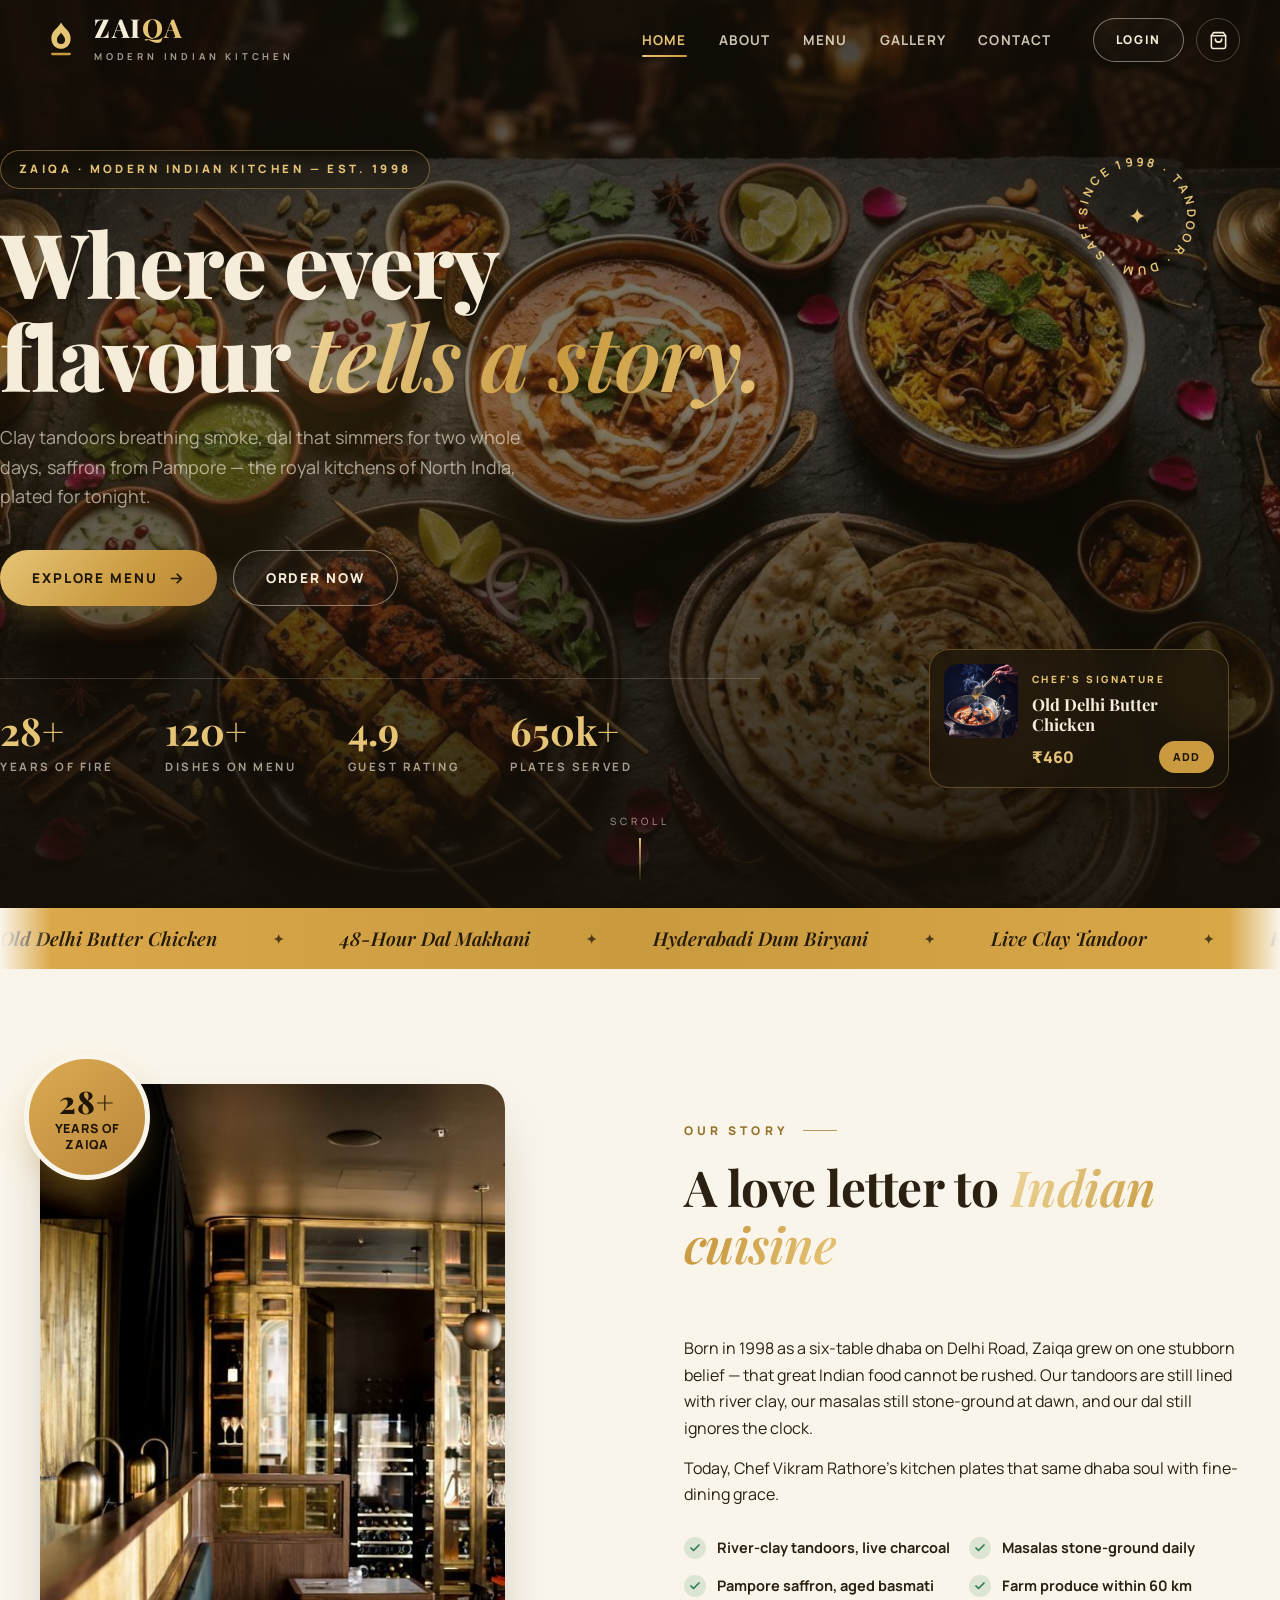
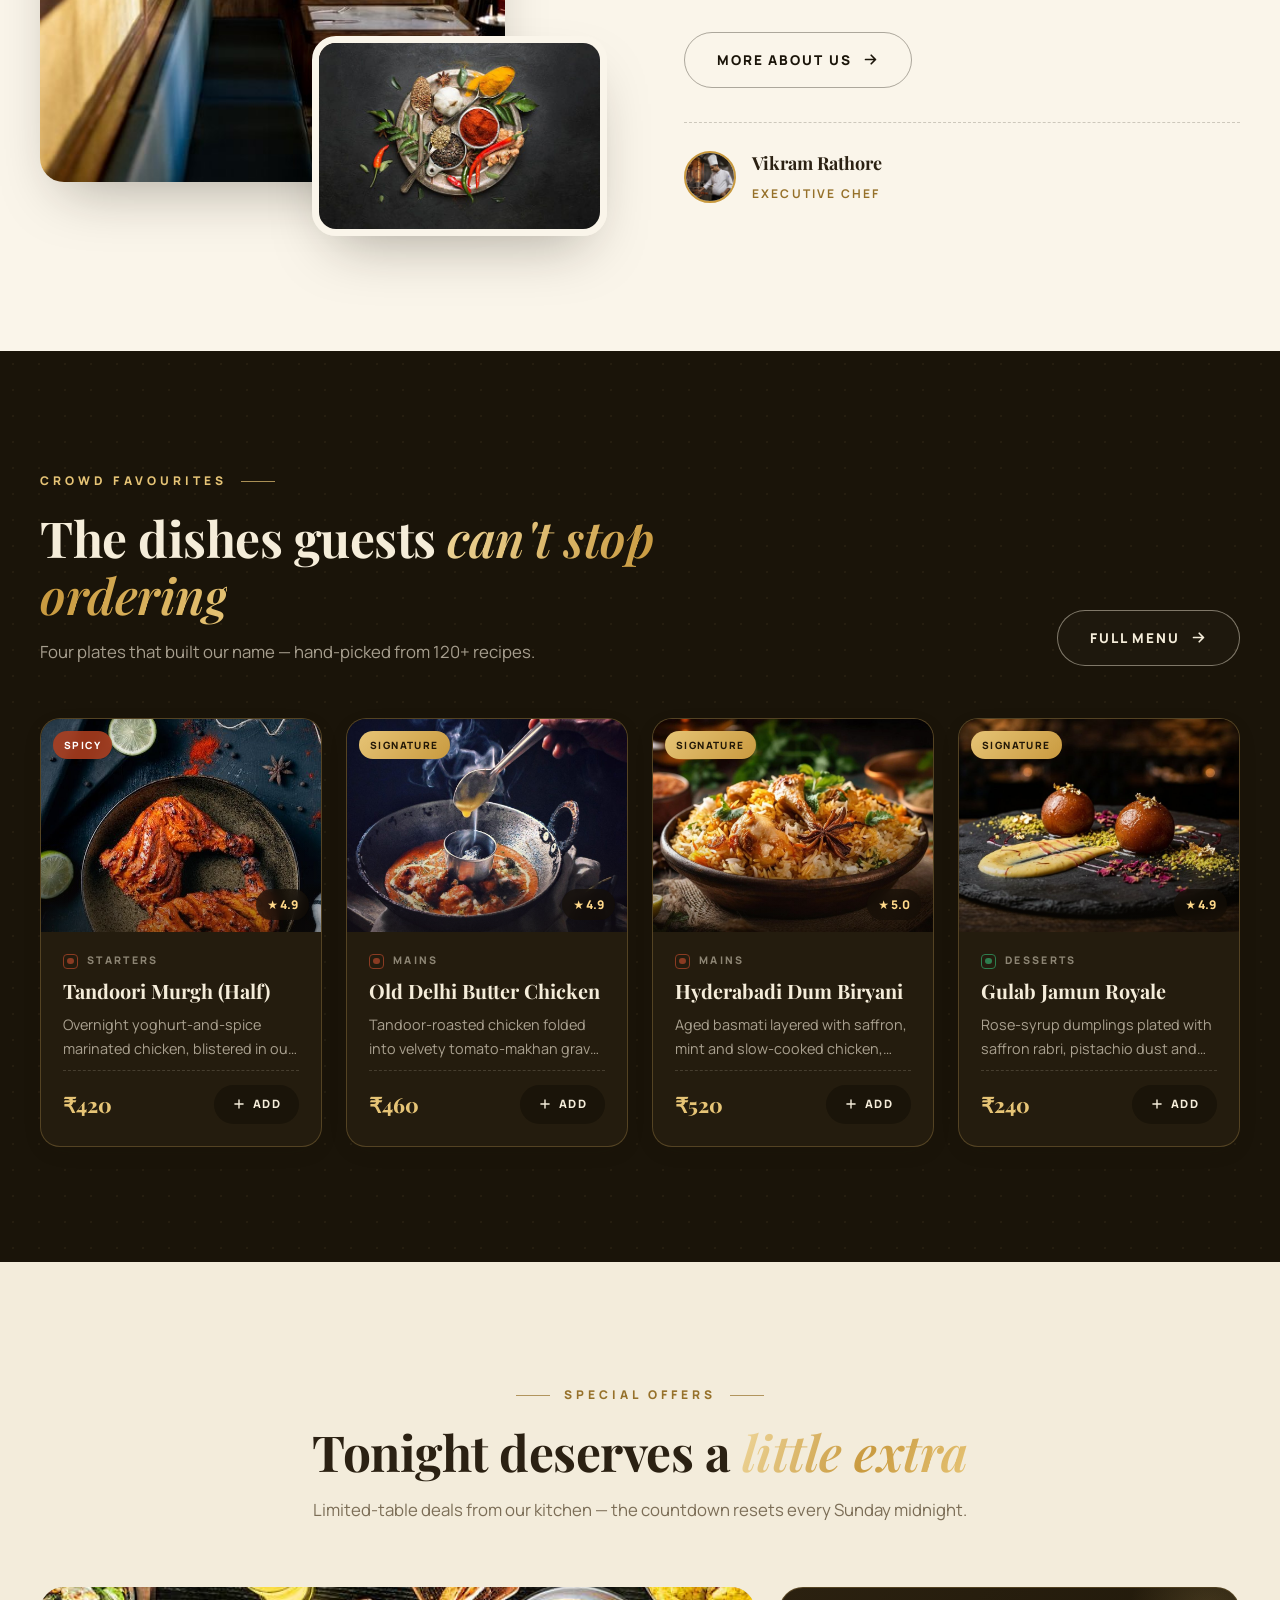
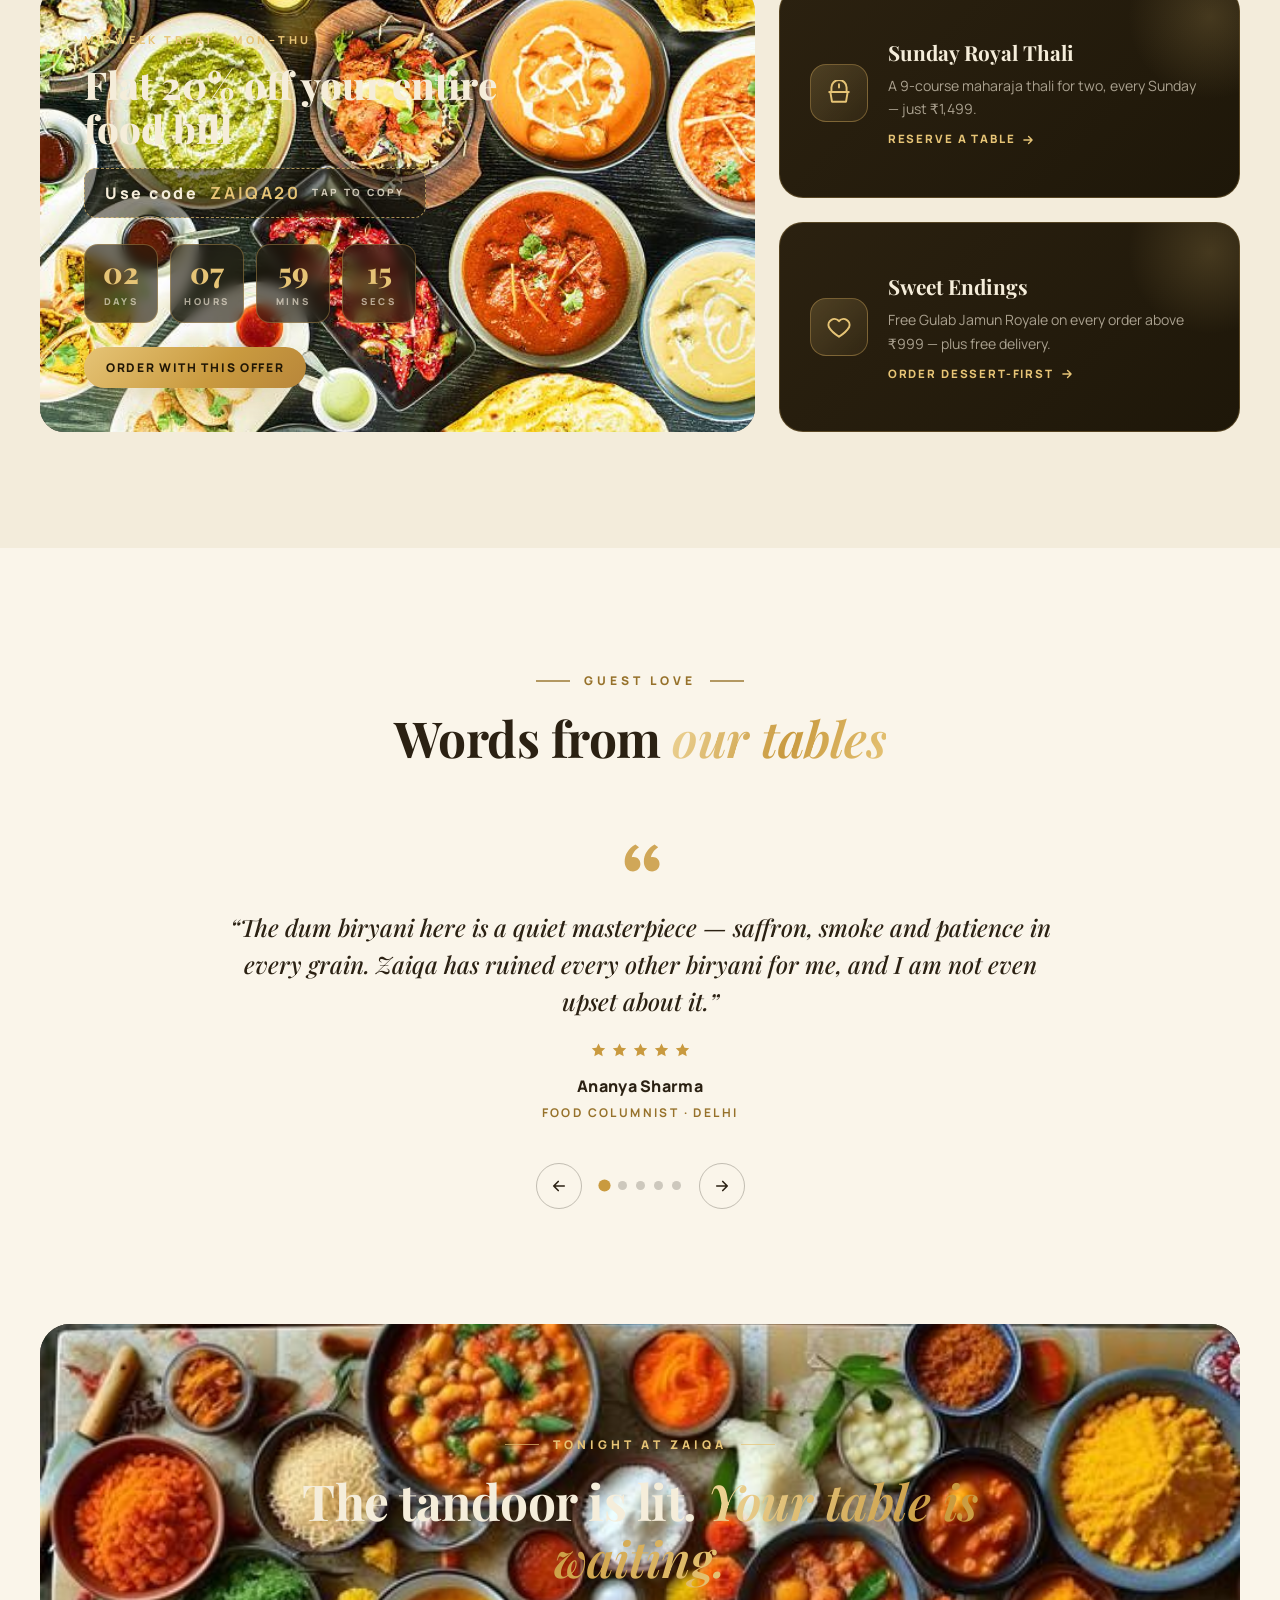
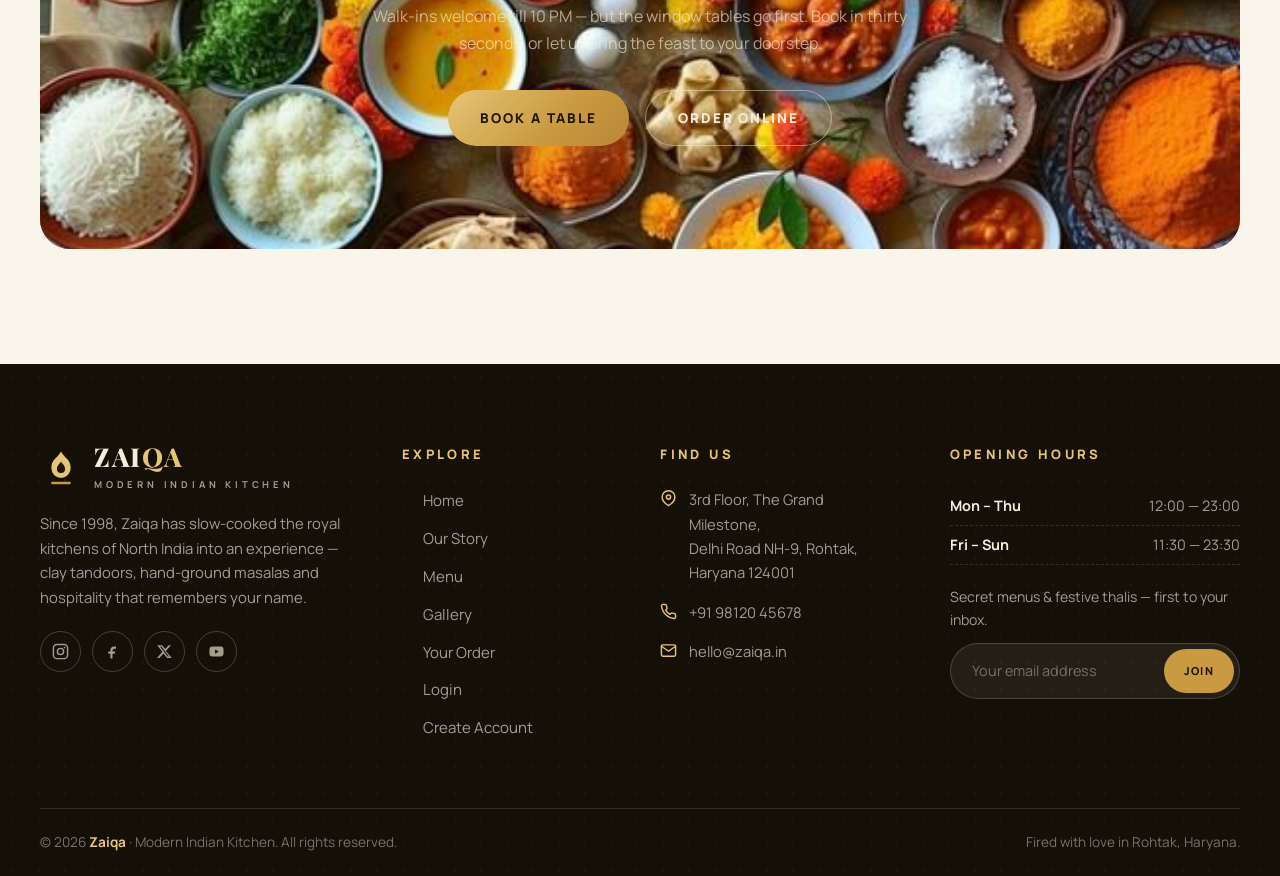
<file: index.html>
<!DOCTYPE html>
<html lang="en">
<head>
<meta charset="UTF-8">
<meta name="viewport" content="width=device-width, initial-scale=1.0">
<title>Zaiqa · Modern Indian Kitchen — Fine Dining in Rohtak</title>
<meta name="description" content="Zaiqa is Rohtak's modern Indian kitchen — clay tandoors, 48-hour dal makhani, Hyderabadi dum biryani and hospitality since 1998. Explore the menu, book a table or order online.">
<link rel="icon" href="data:image/svg+xml,%3Csvg xmlns='http://www.w3.org/2000/svg' viewBox='0 0 48 48'%3E%3Crect width='48' height='48' rx='12' fill='%231a1409'/%3E%3Cpath d='M24 8c3 6 9.5 8 9.5 15.5 0 6-4.4 10-9.5 10s-9.5-4-9.5-10C14.5 16 21 14 24 8z' fill='%23c99a3f'/%3E%3C/svg%3E">
<link rel="stylesheet" href="assets/fonts/fonts.css">
<link rel="stylesheet" href="css/style.css">
</head>
<body>

<!-- ======================= HEADER ======================= -->
<header class="site-header">
  <div class="container header-inner">
    <a href="index.html" class="brand" aria-label="Zaiqa — home">
      <svg class="brand-mark" viewBox="0 0 48 48" fill="none" aria-hidden="true">
        <defs><linearGradient id="lg" x1="12" y1="4" x2="36" y2="34"><stop stop-color="#e6c476"/><stop offset="1" stop-color="#b8863a"/></linearGradient></defs>
        <path d="M24 4c3.5 7 11 9.3 11 18.2C35 29.5 30 34 24 34s-11-4.5-11-11.8C13 13.3 20.5 11 24 4z" fill="url(#lg)"/>
        <path d="M24 15.5c1.5 3.1 4.6 4.3 4.6 8.4a4.6 4.6 0 1 1-9.2 0c0-4.1 3.1-5.3 4.6-8.4z" fill="#1a1409"/>
        <path d="M14 40h20" stroke="#c99a3f" stroke-width="2.6" stroke-linecap="round"/>
      </svg>
      <span><span class="brand-name">ZAI<span>QA</span></span><span class="brand-tag">Modern Indian Kitchen</span></span>
    </a>
    <nav class="main-nav" aria-label="Primary">
      <a href="index.html">Home</a>
      <a href="about.html">About</a>
      <a href="menu.html">Menu</a>
      <a href="gallery.html">Gallery</a>
      <a href="contact.html">Contact</a>
    </nav>
    <div class="header-actions">
      <div class="nav-user" id="navUserSlot"></div>
      <a href="cart.html" class="icon-btn" aria-label="Your order">
        <svg viewBox="0 0 24 24" fill="none" stroke="currentColor" stroke-width="2" stroke-linecap="round" stroke-linejoin="round"><path d="M6 2 3 6v14a2 2 0 0 0 2 2h14a2 2 0 0 0 2-2V6l-3-4z"/><path d="M3 6h18"/><path d="M16 10a4 4 0 0 1-8 0"/></svg>
        <span class="cart-count">0</span>
      </a>
      <button class="hamburger" aria-label="Toggle navigation"><span></span><span></span><span></span></button>
    </div>
  </div>
</header>

<!-- mobile full-screen nav -->
<div class="nav-panel">
  <a class="plink" href="index.html"><small>01</small>Home</a>
  <a class="plink" href="about.html"><small>02</small>About</a>
  <a class="plink" href="menu.html"><small>03</small>Menu</a>
  <a class="plink" href="gallery.html"><small>04</small>Gallery</a>
  <a class="plink" href="contact.html"><small>05</small>Contact</a>
  <a class="plink" href="cart.html"><small>06</small>Your Order</a>
  <div class="panel-foot"><span>+91 98120 45678</span><span>·</span><span>hello@zaiqa.in</span></div>
</div>

<!-- ======================= HERO ======================= -->
<section class="hero">
  <div class="hero-bg"><img src="assets/img/hero.jpg" alt="A lavish Indian feast at Zaiqa laid over a dark slate table" fetchpriority="high"></div>

  <div class="container hero-inner">
    <span class="hero-eyebrow">Zaiqa · Modern Indian Kitchen — Est. 1998</span>
    <h1 class="hero-title">Where every flavour <em>tells a story.</em></h1>
    <p class="hero-sub">Clay tandoors breathing smoke, dal that simmers for two whole days, saffron from Pampore — the royal kitchens of North India, plated for tonight.</p>
    <div class="hero-cta">
      <a href="menu.html" class="btn btn-gold">Explore Menu
        <svg viewBox="0 0 24 24" fill="none" stroke="currentColor" stroke-width="2.4" stroke-linecap="round" stroke-linejoin="round"><path d="M5 12h14M13 6l6 6-6 6"/></svg></a>
      <a href="cart.html" class="btn btn-ghost-light">Order Now</a>
    </div>
    <div class="hero-stats">
      <div class="stat"><b data-count="28" data-suffix="+">0</b><span>Years of fire</span></div>
      <div class="stat"><b data-count="120" data-suffix="+">0</b><span>Dishes on menu</span></div>
      <div class="stat"><b data-count="4.9" data-dec="1">0</b><span>Guest rating</span></div>
      <div class="stat"><b data-count="650" data-suffix="k+">0</b><span>Plates served</span></div>
    </div>
  </div>

  <!-- floating signature card -->
  <aside class="hero-card" aria-label="Chef's signature">
    <img src="assets/img/butter-chicken.jpg" alt="Old Delhi Butter Chicken">
    <div style="flex:1">
      <span class="hc-cat">Chef's Signature</span>
      <div class="hc-name">Old Delhi Butter Chicken</div>
      <div class="hc-row">
        <span class="hc-price">₹460</span>
        <button class="hc-add" data-add="butter-chicken">Add</button>
      </div>
    </div>
  </aside>

  <!-- rotating heritage badge -->
  <div class="spin-badge" aria-hidden="true">
    <svg viewBox="0 0 100 100">
      <defs><path id="circ" d="M50,50 m-38,0 a38,38 0 1,1 76,0 a38,38 0 1,1 -76,0"/></defs>
      <text font-size="9" letter-spacing="2.6" fill="#e6c476" font-weight="700" font-family="Manrope,sans-serif">
        <textPath href="#circ">SINCE 1998 · TANDOOR · DUM · SAFFRON ·</textPath>
      </text>
    </svg>
    <span class="center">✦</span>
  </div>

  <span class="scroll-cue">Scroll</span>
</section>

<!-- ======================= MARQUEE ======================= -->
<div class="marquee" aria-hidden="true">
  <div class="marquee-track">
    <span>Old Delhi Butter Chicken</span><span>48-Hour Dal Makhani</span><span>Hyderabadi Dum Biryani</span>
    <span>Live Clay Tandoor</span><span>Kesar Phirni</span><span>Lucknowi Seekh Kebab</span><span>Gulab Jamun Royale</span>
    <span>Old Delhi Butter Chicken</span><span>48-Hour Dal Makhani</span><span>Hyderabadi Dum Biryani</span>
    <span>Live Clay Tandoor</span><span>Kesar Phirni</span><span>Lucknowi Seekh Kebab</span><span>Gulab Jamun Royale</span>
  </div>
</div>

<!-- ======================= ABOUT TEASER ======================= -->
<section class="section" id="story">
  <div class="container teaser">
    <div class="teaser-media" data-reveal="left">
      <span class="exp-badge"><span><b>28+</b>Years of<br>Zaiqa</span></span>
      <img class="img-a" src="assets/img/interior-brass.jpg" alt="Zaiqa's brass dining room with teal banquettes">
      <img class="img-b" src="assets/img/spices.jpg" alt="Fresh whole spices ground every morning">
    </div>
    <div data-reveal="right">
      <div class="sec-head left">
        <span class="eyebrow">Our Story</span>
        <h2 class="sec-title">A love letter to <em>Indian cuisine</em></h2>
      </div>
      <p>Born in 1998 as a six-table dhaba on Delhi Road, Zaiqa grew on one stubborn belief — that great Indian food cannot be rushed. Our tandoors are still lined with river clay, our masalas still stone-ground at dawn, and our dal still ignores the clock.</p>
      <p style="margin-top:14px">Today, Chef Vikram Rathore's kitchen plates that same dhaba soul with fine-dining grace.</p>
      <ul class="teaser-ticks">
        <li><span class="tick"><svg viewBox="0 0 24 24" fill="none" stroke="currentColor" stroke-width="3.4" stroke-linecap="round" stroke-linejoin="round"><path d="M20 6L9 17l-5-5"/></svg></span>River-clay tandoors, live charcoal</li>
        <li><span class="tick"><svg viewBox="0 0 24 24" fill="none" stroke="currentColor" stroke-width="3.4" stroke-linecap="round" stroke-linejoin="round"><path d="M20 6L9 17l-5-5"/></svg></span>Masalas stone-ground daily</li>
        <li><span class="tick"><svg viewBox="0 0 24 24" fill="none" stroke="currentColor" stroke-width="3.4" stroke-linecap="round" stroke-linejoin="round"><path d="M20 6L9 17l-5-5"/></svg></span>Pampore saffron, aged basmati</li>
        <li><span class="tick"><svg viewBox="0 0 24 24" fill="none" stroke="currentColor" stroke-width="3.4" stroke-linecap="round" stroke-linejoin="round"><path d="M20 6L9 17l-5-5"/></svg></span>Farm produce within 60 km</li>
      </ul>
      <a href="about.html" class="btn btn-ghost-dark">More About Us
        <svg viewBox="0 0 24 24" fill="none" stroke="currentColor" stroke-width="2.4" stroke-linecap="round" stroke-linejoin="round"><path d="M5 12h14M13 6l6 6-6 6"/></svg></a>
      <div class="chef-sign">
        <img src="assets/img/chef.jpg" alt="Chef Vikram Rathore working the tandoor">
        <div><b>Vikram Rathore</b><span>Executive Chef</span></div>
      </div>
    </div>
  </div>
</section>

<!-- ======================= POPULAR DISHES ======================= -->
<section class="section section-dark">
  <div class="container">
    <div class="section-head-row">
      <div class="sec-head left">
        <span class="eyebrow">Crowd Favourites</span>
        <h2 class="sec-title">The dishes guests <em>can't stop ordering</em></h2>
        <p class="sec-sub">Four plates that built our name — hand-picked from 120+ recipes.</p>
      </div>
      <a href="menu.html" class="btn btn-ghost-light" data-reveal="zoom">Full Menu
        <svg viewBox="0 0 24 24" fill="none" stroke="currentColor" stroke-width="2.4" stroke-linecap="round" stroke-linejoin="round"><path d="M5 12h14M13 6l6 6-6 6"/></svg></a>
    </div>
    <div class="dish-grid on-dark" id="popularGrid"></div>
  </div>
</section>

<!-- ======================= SPECIAL OFFERS ======================= -->
<section class="section section-tint" id="offers">
  <div class="container">
    <div class="sec-head" data-reveal>
      <span class="eyebrow">Special Offers</span>
      <h2 class="sec-title">Tonight deserves a <em>little extra</em></h2>
      <p class="sec-sub">Limited-table deals from our kitchen — the countdown resets every Sunday midnight.</p>
    </div>
    <div class="offers-grid">
      <div class="offer-main" data-reveal="left">
        <img src="assets/img/spread-table.jpg" alt="A shared spread of curries and breads at Zaiqa" loading="lazy">
        <span class="offer-kicker">Midweek Treat · Mon–Thu</span>
        <h3 class="offer-title">Flat 20% off your entire food bill</h3>
        <button class="offer-code" id="promoCopy" title="Click to copy">Use code <b>ZAIQA20</b> <span class="copy">tap to copy</span></button>
        <div class="countdown" aria-label="Offer ends in">
          <div class="unit"><b id="cdDays">00</b><span>Days</span></div>
          <div class="unit"><b id="cdHours">00</b><span>Hours</span></div>
          <div class="unit"><b id="cdMins">00</b><span>Mins</span></div>
          <div class="unit"><b id="cdSecs">00</b><span>Secs</span></div>
        </div>
        <div><a href="menu.html" class="btn btn-gold btn-sm">Order with this offer</a></div>
      </div>
      <div class="offers-side">
        <div class="offer-mini" data-reveal="right">
          <span class="o-ic"><svg viewBox="0 0 24 24" fill="none" stroke="currentColor" stroke-width="1.8" stroke-linecap="round" stroke-linejoin="round"><path d="M3 11h18M5 11V7a7 7 0 0 1 14 0v4M4 11l1.5 9h13L20 11M12 4v3"/></svg></span>
          <div>
            <h3>Sunday Royal Thali</h3>
            <p>A 9-course maharaja thali for two, every Sunday — just ₹1,499.</p>
            <a class="o-link" href="contact.html">Reserve a table<svg viewBox="0 0 24 24" fill="none" stroke="currentColor" stroke-width="2.4" stroke-linecap="round" stroke-linejoin="round"><path d="M5 12h14M13 6l6 6-6 6"/></svg></a>
          </div>
        </div>
        <div class="offer-mini" data-reveal="right" data-delay="120">
          <span class="o-ic"><svg viewBox="0 0 24 24" fill="none" stroke="currentColor" stroke-width="1.8" stroke-linecap="round" stroke-linejoin="round"><path d="M12 21s-7-4.6-9.4-9A5.5 5.5 0 0 1 12 6.6 5.5 5.5 0 0 1 21.4 12C19 16.4 12 21 12 21z"/></svg></span>
          <div>
            <h3>Sweet Endings</h3>
            <p>Free Gulab Jamun Royale on every order above ₹999 — plus free delivery.</p>
            <a class="o-link" href="menu.html">Order dessert-first<svg viewBox="0 0 24 24" fill="none" stroke="currentColor" stroke-width="2.4" stroke-linecap="round" stroke-linejoin="round"><path d="M5 12h14M13 6l6 6-6 6"/></svg></a>
          </div>
        </div>
      </div>
    </div>
  </div>
</section>

<!-- ======================= TESTIMONIALS ======================= -->
<section class="section" id="reviews">
  <div class="container">
    <div class="sec-head" data-reveal>
      <span class="eyebrow">Guest Love</span>
      <h2 class="sec-title">Words from <em>our tables</em></h2>
    </div>
    <div class="ts-wrap" id="tsWrap" data-reveal>
      <div class="ts-slider"><div class="ts-track" id="tsTrack"></div></div>
      <div class="ts-nav">
        <button class="ts-arrow" id="tsPrev" aria-label="Previous review"><svg viewBox="0 0 24 24" fill="none" stroke="currentColor" stroke-width="2.2" stroke-linecap="round" stroke-linejoin="round"><path d="M19 12H5M11 18l-6-6 6-6"/></svg></button>
        <div class="ts-dots" id="tsDots"></div>
        <button class="ts-arrow" id="tsNext" aria-label="Next review"><svg viewBox="0 0 24 24" fill="none" stroke="currentColor" stroke-width="2.2" stroke-linecap="round" stroke-linejoin="round"><path d="M5 12h14M13 6l6 6-6 6"/></svg></button>
      </div>
    </div>
  </div>
</section>

<!-- ======================= CTA BANNER ======================= -->
<section class="section" style="padding-top:0">
  <div class="container">
    <div class="cta-banner" data-reveal="zoom">
      <img src="assets/img/spread-vibrant.jpg" alt="" loading="lazy">
      <span class="eyebrow" style="color:var(--gold-lt)">Tonight at Zaiqa</span>
      <h2 class="sec-title">The tandoor is lit. <em>Your table is waiting.</em></h2>
      <p>Walk-ins welcome till 10 PM — but the window tables go first. Book in thirty seconds, or let us bring the feast to your doorstep.</p>
      <div class="cta-btns">
        <a href="contact.html" class="btn btn-gold">Book a Table</a>
        <a href="menu.html" class="btn btn-ghost-light">Order Online</a>
      </div>
    </div>
  </div>
</section>

<!-- ======================= FOOTER ======================= -->
<footer class="site-footer">
  <div class="container">
    <div class="footer-grid">
      <div class="footer-brand">
        <a href="index.html" class="brand" aria-label="Zaiqa — home">
          <svg class="brand-mark" viewBox="0 0 48 48" fill="none" aria-hidden="true">
            <path d="M24 4c3.5 7 11 9.3 11 18.2C35 29.5 30 34 24 34s-11-4.5-11-11.8C13 13.3 20.5 11 24 4z" fill="url(#lg)"/>
            <path d="M24 15.5c1.5 3.1 4.6 4.3 4.6 8.4a4.6 4.6 0 1 1-9.2 0c0-4.1 3.1-5.3 4.6-8.4z" fill="#1a1409"/>
            <path d="M14 40h20" stroke="#c99a3f" stroke-width="2.6" stroke-linecap="round"/>
          </svg>
          <span><span class="brand-name">ZAI<span>QA</span></span><span class="brand-tag">Modern Indian Kitchen</span></span>
        </a>
        <p>Since 1998, Zaiqa has slow-cooked the royal kitchens of North India into an experience — clay tandoors, hand-ground masalas and hospitality that remembers your name.</p>
        <div class="socials">
          <a href="#!" aria-label="Instagram"><svg viewBox="0 0 24 24" fill="none" stroke="currentColor" stroke-width="2" stroke-linecap="round" stroke-linejoin="round"><rect x="2" y="2" width="20" height="20" rx="5"/><circle cx="12" cy="12" r="4.4"/><circle cx="17.6" cy="6.4" r="1.2" fill="currentColor" stroke="none"/></svg></a>
          <a href="#!" aria-label="Facebook"><svg viewBox="0 0 24 24" fill="currentColor"><path d="M14 8h3V5h-3c-2.8 0-5 2.2-5 5v2H6v3h3v7h3v-7h3l1-3h-4v-2c0-.6.4-1 1-1z"/></svg></a>
          <a href="#!" aria-label="X (Twitter)"><svg viewBox="0 0 24 24" fill="currentColor"><path d="M17.7 3H21l-7.1 8.2L22.3 21h-6.6l-5.1-6.1L4.7 21H1.4l7.6-8.7L1.7 3h6.8l4.6 5.6L17.7 3zm-1.2 16h1.8L7.6 4.9H5.6L16.5 19z"/></svg></a>
          <a href="#!" aria-label="YouTube"><svg viewBox="0 0 24 24" fill="currentColor"><path d="M22 12s0-3.3-.4-4.8c-.2-.9-.9-1.6-1.8-1.8C18.3 5 12 5 12 5s-6.3 0-7.8.4c-.9.2-1.6.9-1.8 1.8C2 8.7 2 12 2 12s0 3.3.4 4.8c.2.9.9 1.6 1.8 1.8 1.5.4 7.8.4 7.8.4s6.3 0 7.8-.4c-.9-.2 1.6-.9 1.8-1.8.4-1.5.4-4.8.4-4.8zM10 9l5.2 3L10 15V9z"/></svg></a>
        </div>
      </div>
      <div>
        <h4 class="footer-title">Explore</h4>
        <ul class="footer-links">
          <li><a href="index.html">Home</a></li>
          <li><a href="about.html">Our Story</a></li>
          <li><a href="menu.html">Menu</a></li>
          <li><a href="gallery.html">Gallery</a></li>
          <li><a href="cart.html">Your Order</a></li>
          <li><a href="login.html">Login</a></li>
          <li><a href="register.html">Create Account</a></li>
        </ul>
      </div>
      <div>
        <h4 class="footer-title">Find Us</h4>
        <ul class="footer-contact">
          <li><svg viewBox="0 0 24 24" fill="none" stroke="currentColor" stroke-width="2" stroke-linecap="round" stroke-linejoin="round"><path d="M21 10c0 7-9 12-9 12S3 17 3 10a9 9 0 0 1 18 0z"/><circle cx="12" cy="10" r="3"/></svg><span>3rd Floor, The Grand Milestone,<br>Delhi Road NH-9, Rohtak,<br>Haryana 124001</span></li>
          <li><svg viewBox="0 0 24 24" fill="none" stroke="currentColor" stroke-width="2" stroke-linecap="round" stroke-linejoin="round"><path d="M22 16.9v3a2 2 0 0 1-2.2 2 19.8 19.8 0 0 1-8.6-3.1 19.5 19.5 0 0 1-6-6A19.8 19.8 0 0 1 2.1 4.2 2 2 0 0 1 4.1 2h3a2 2 0 0 1 2 1.7c.1 1 .4 2 .7 2.9a2 2 0 0 1-.5 2.1L8 10a16 16 0 0 0 6 6l1.3-1.3a2 2 0 0 1 2.1-.5c.9.3 1.9.6 2.9.7a2 2 0 0 1 1.7 2z"/></svg><a href="tel:+919812045678">+91 98120 45678</a></li>
          <li><svg viewBox="0 0 24 24" fill="none" stroke="currentColor" stroke-width="2" stroke-linecap="round" stroke-linejoin="round"><path d="M4 4h16a2 2 0 0 1 2 2v12a2 2 0 0 1-2 2H4a2 2 0 0 1-2-2V6a2 2 0 0 1 2-2z"/><path d="m22 6-10 7L2 6"/></svg><a href="mailto:hello@zaiqa.in">hello@zaiqa.in</a></li>
        </ul>
      </div>
      <div>
        <h4 class="footer-title">Opening Hours</h4>
        <div class="hours-line"><b>Mon – Thu</b><span>12:00 — 23:00</span></div>
        <div class="hours-line"><b>Fri – Sun</b><span>11:30 — 23:30</span></div>
        <div class="news-box">
          <p>Secret menus & festive thalis — first to your inbox.</p>
          <form class="news-form" id="newsForm" novalidate>
            <input type="email" placeholder="Your email address" aria-label="Email address">
            <button type="submit">Join</button>
          </form>
        </div>
      </div>
    </div>
    <div class="footer-bottom">
      <span>© <span class="js-year">2026</span> <b>Zaiqa</b> · Modern Indian Kitchen. All rights reserved.</span>
      <span>Fired with love in Rohtak, Haryana.</span>
    </div>
  </div>
</footer>

<script src="js/data.js"></script>
<script src="js/main.js"></script>
<script src="js/home.js"></script>
</body>
</html>
</file>
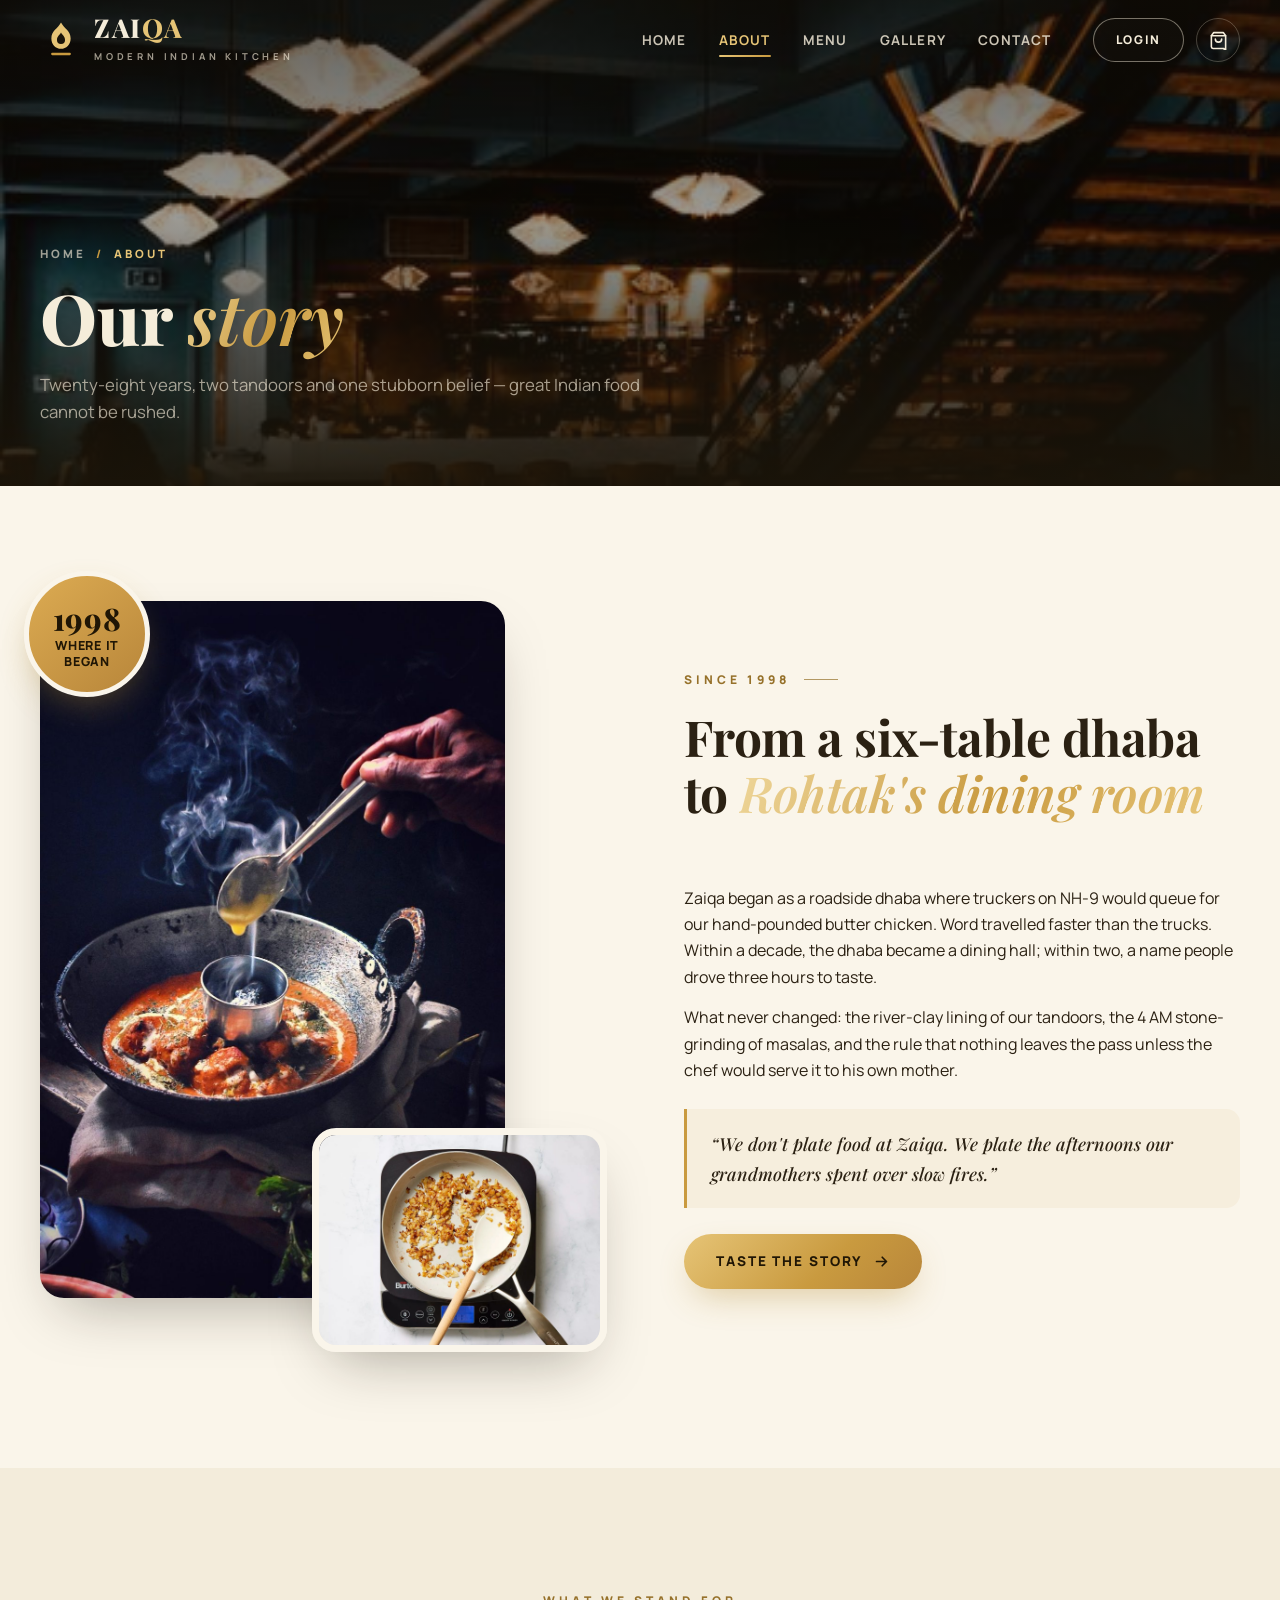
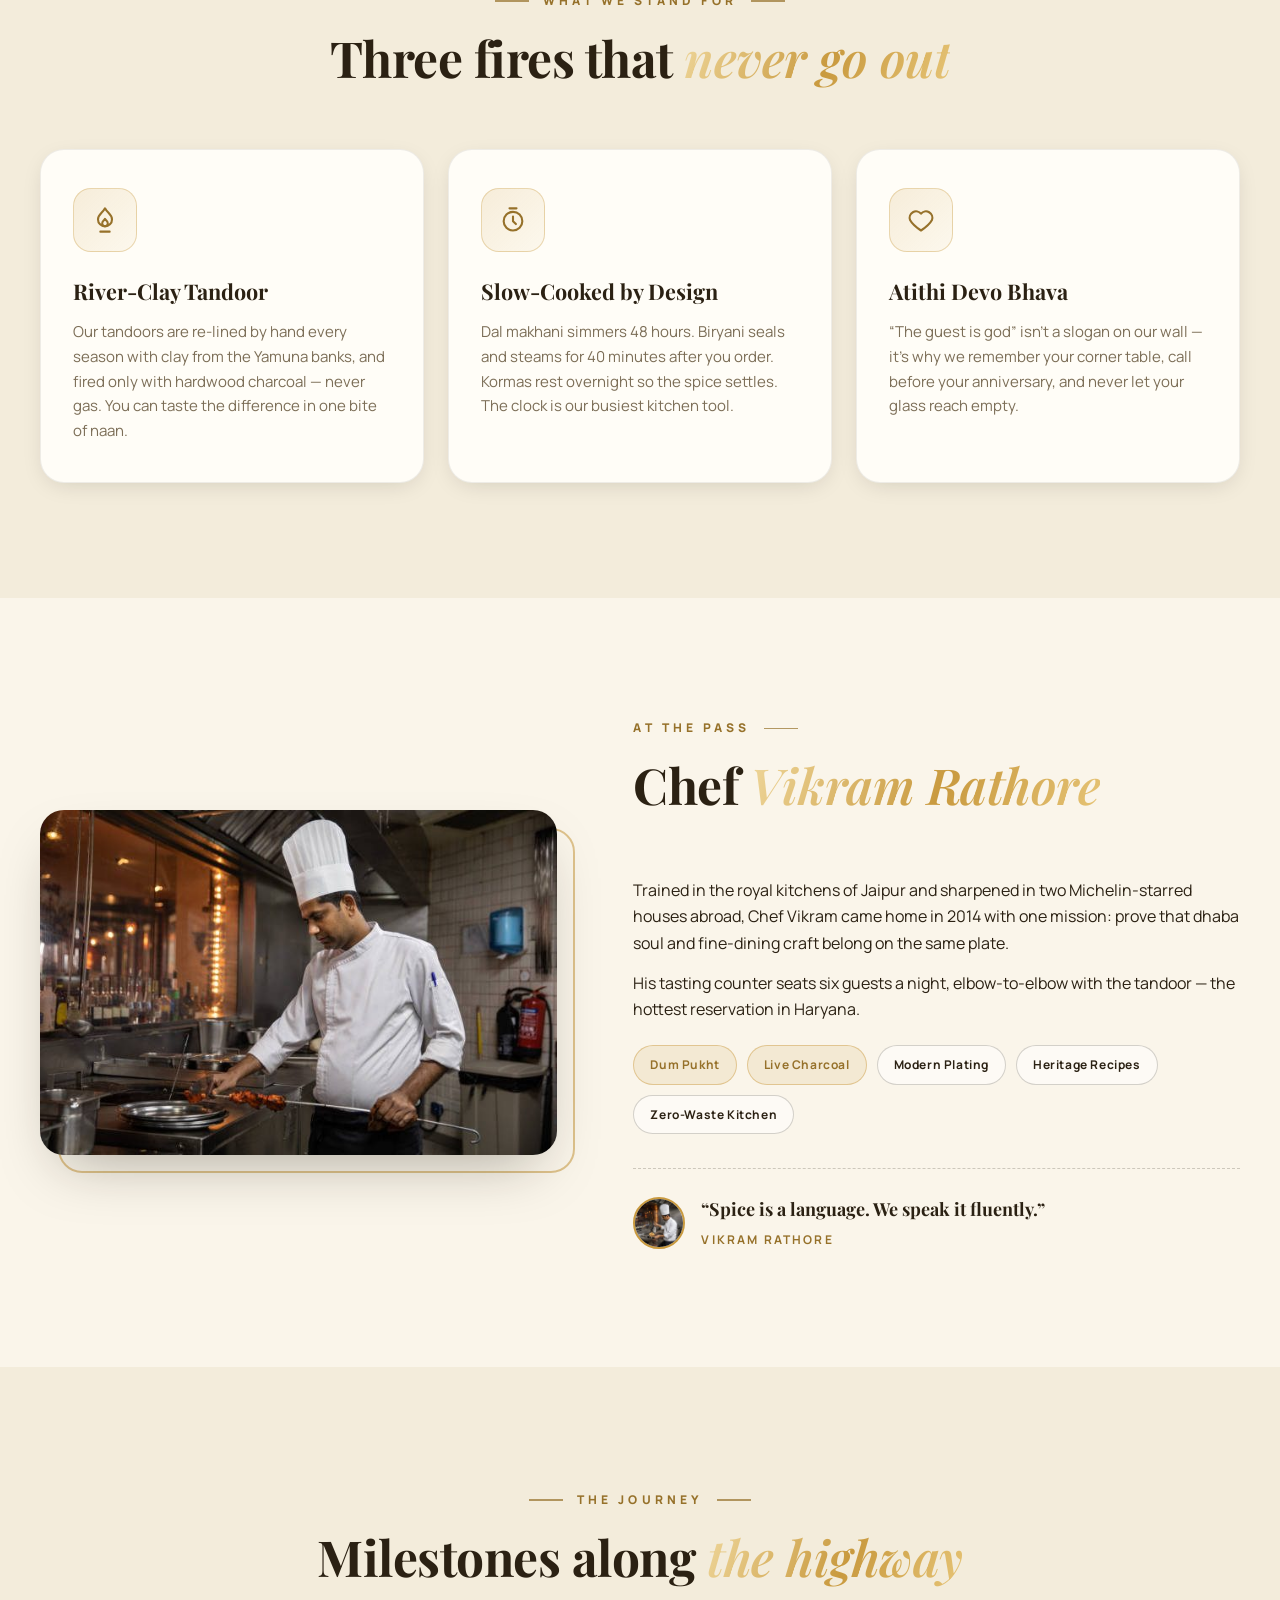
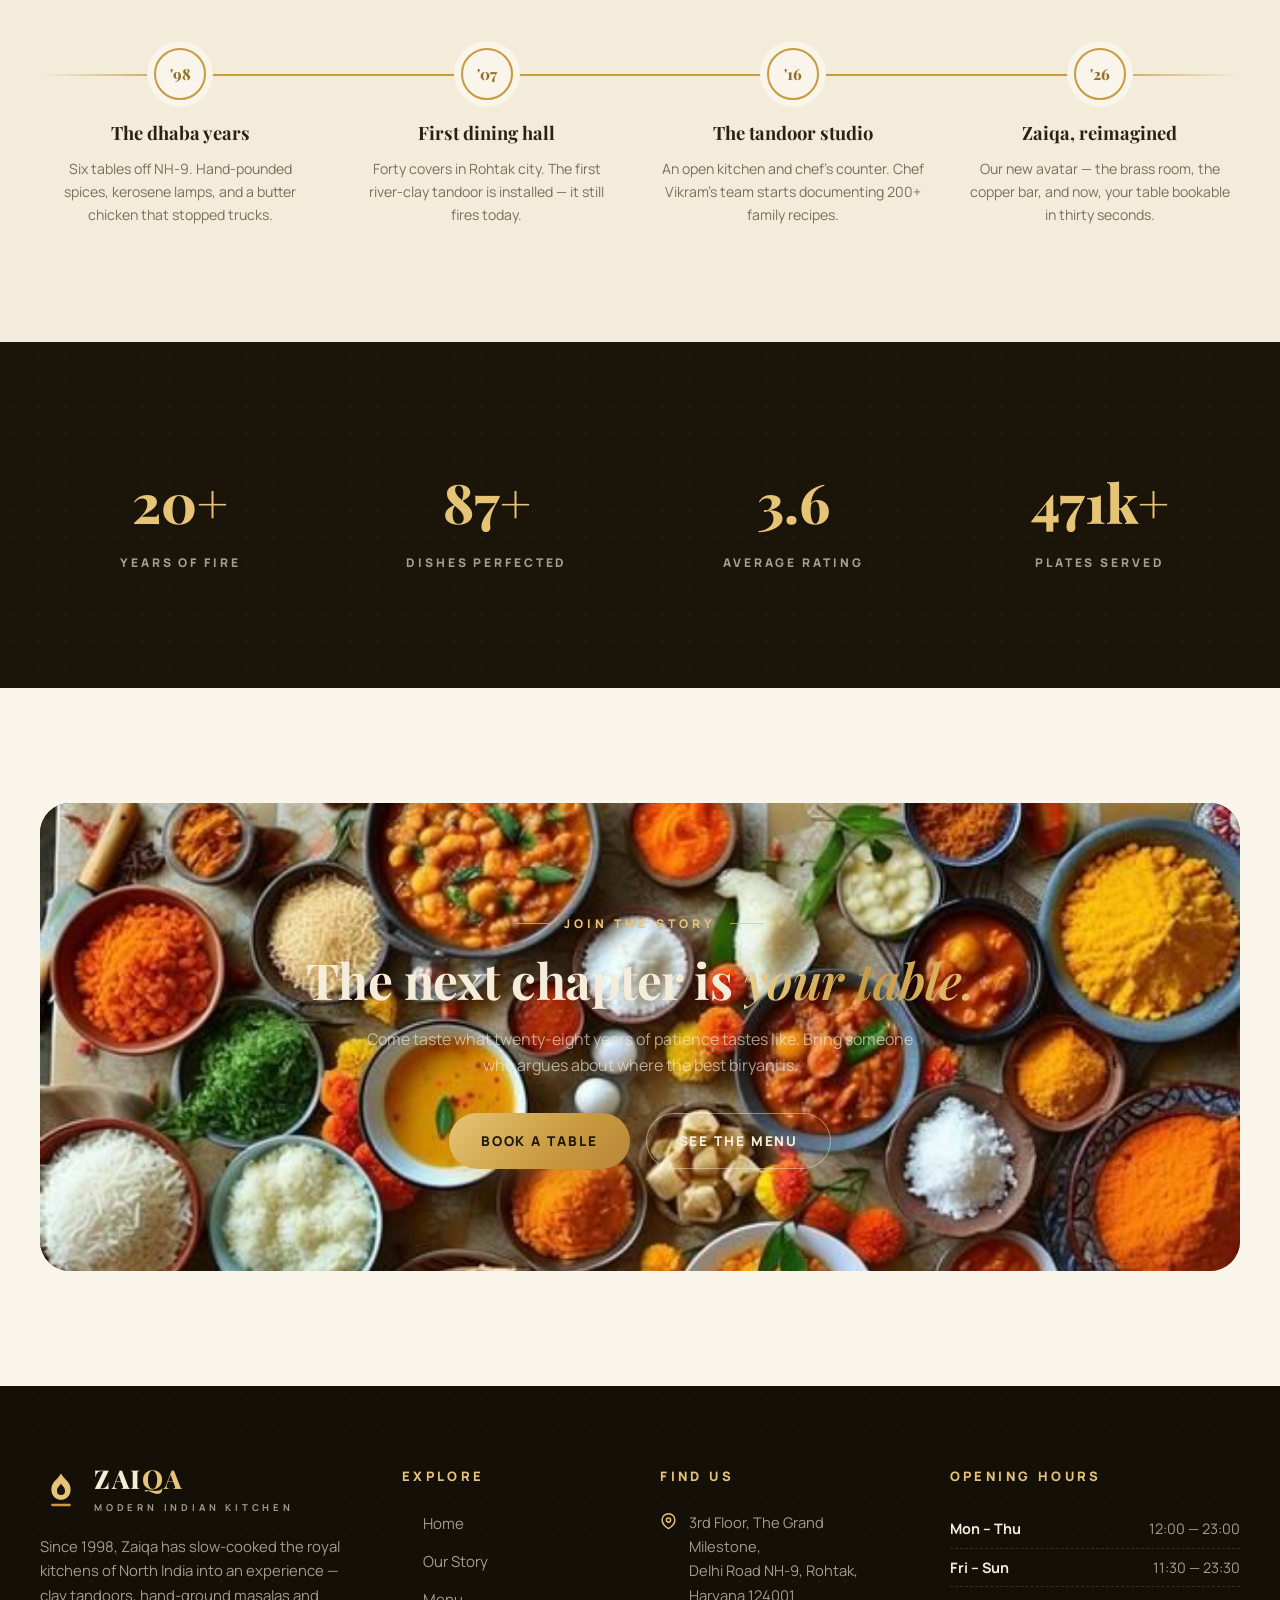
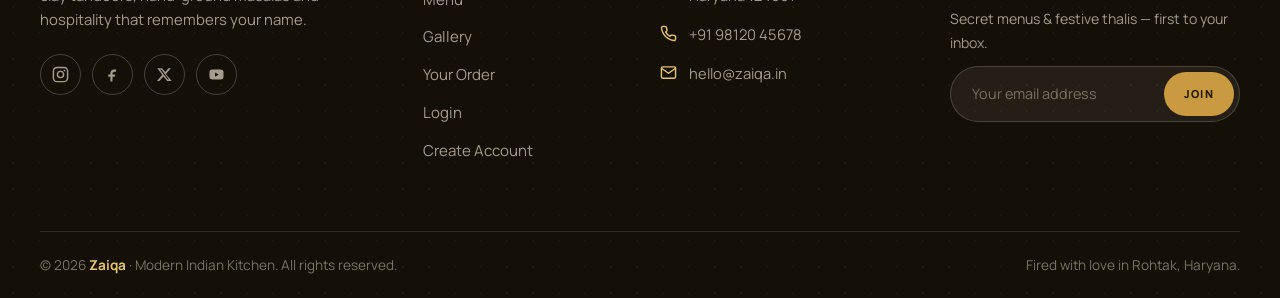
<file: about.html>
<!DOCTYPE html>
<html lang="en">
<head>
<meta charset="UTF-8">
<meta name="viewport" content="width=device-width, initial-scale=1.0">
<title>Our Story · Zaiqa — Modern Indian Kitchen, Rohtak</title>
<meta name="description" content="From a six-table dhaba in 1998 to Rohtak's most loved modern Indian kitchen — meet the people, the tandoors and the patience behind Zaiqa.">
<link rel="icon" href="data:image/svg+xml,%3Csvg xmlns='http://www.w3.org/2000/svg' viewBox='0 0 48 48'%3E%3Crect width='48' height='48' rx='12' fill='%231a1409'/%3E%3Cpath d='M24 8c3 6 9.5 8 9.5 15.5 0 6-4.4 10-9.5 10s-9.5-4-9.5-10C14.5 16 21 14 24 8z' fill='%23c99a3f'/%3E%3C/svg%3E">
<link rel="stylesheet" href="assets/fonts/fonts.css">
<link rel="stylesheet" href="css/style.css">
</head>
<body>

<!-- ======================= HEADER ======================= -->
<header class="site-header">
  <div class="container header-inner">
    <a href="index.html" class="brand" aria-label="Zaiqa — home">
      <svg class="brand-mark" viewBox="0 0 48 48" fill="none" aria-hidden="true">
        <defs><linearGradient id="lg" x1="12" y1="4" x2="36" y2="34"><stop stop-color="#e6c476"/><stop offset="1" stop-color="#b8863a"/></linearGradient></defs>
        <path d="M24 4c3.5 7 11 9.3 11 18.2C35 29.5 30 34 24 34s-11-4.5-11-11.8C13 13.3 20.5 11 24 4z" fill="url(#lg)"/>
        <path d="M24 15.5c1.5 3.1 4.6 4.3 4.6 8.4a4.6 4.6 0 1 1-9.2 0c0-4.1 3.1-5.3 4.6-8.4z" fill="#1a1409"/>
        <path d="M14 40h20" stroke="#c99a3f" stroke-width="2.6" stroke-linecap="round"/>
      </svg>
      <span><span class="brand-name">ZAI<span>QA</span></span><span class="brand-tag">Modern Indian Kitchen</span></span>
    </a>
    <nav class="main-nav" aria-label="Primary">
      <a href="index.html">Home</a>
      <a href="about.html">About</a>
      <a href="menu.html">Menu</a>
      <a href="gallery.html">Gallery</a>
      <a href="contact.html">Contact</a>
    </nav>
    <div class="header-actions">
      <div class="nav-user" id="navUserSlot"></div>
      <a href="cart.html" class="icon-btn" aria-label="Your order">
        <svg viewBox="0 0 24 24" fill="none" stroke="currentColor" stroke-width="2" stroke-linecap="round" stroke-linejoin="round"><path d="M6 2 3 6v14a2 2 0 0 0 2 2h14a2 2 0 0 0 2 2V6l-3-4z"/><path d="M3 6h18"/><path d="M16 10a4 4 0 0 1-8 0"/></svg>
        <span class="cart-count">0</span>
      </a>
      <button class="hamburger" aria-label="Toggle navigation"><span></span><span></span><span></span></button>
    </div>
  </div>
</header>

<div class="nav-panel">
  <a class="plink" href="index.html"><small>01</small>Home</a>
  <a class="plink" href="about.html"><small>02</small>About</a>
  <a class="plink" href="menu.html"><small>03</small>Menu</a>
  <a class="plink" href="gallery.html"><small>04</small>Gallery</a>
  <a class="plink" href="contact.html"><small>05</small>Contact</a>
  <a class="plink" href="cart.html"><small>06</small>Your Order</a>
  <div class="panel-foot"><span>+91 98120 45678</span><span>·</span><span>hello@zaiqa.in</span></div>
</div>

<!-- ======================= PAGE HERO ======================= -->
<section class="page-hero">
  <div class="ph-bg"><img src="assets/img/interior-lights.jpg" alt="Zaiqa's dining hall beneath sculptural pendant lights"></div>
  <div class="container">
    <nav class="crumbs" aria-label="Breadcrumb"><a href="index.html">Home</a><span class="sep">/</span><span class="now">About</span></nav>
    <h1 class="page-title">Our <em>story</em></h1>
    <p class="ph-sub">Twenty-eight years, two tandoors and one stubborn belief — great Indian food cannot be rushed.</p>
  </div>
</section>

<!-- ======================= STORY ======================= -->
<section class="section">
  <div class="container teaser">
    <div class="teaser-media" data-reveal="left">
      <span class="exp-badge"><span><b>1998</b>Where it<br>began</span></span>
      <img class="img-a" src="assets/img/butter-chicken.jpg" alt="Butter chicken being finished with smoked ghee at the table">
      <img class="img-b" src="assets/img/kitchen-pan.jpg" alt="Onions caramelising slowly for the makhani base">
    </div>
    <div data-reveal="right">
      <div class="sec-head left">
        <span class="eyebrow">Since 1998</span>
        <h2 class="sec-title">From a six-table dhaba to <em>Rohtak's dining room</em></h2>
      </div>
      <p>Zaiqa began as a roadside dhaba where truckers on NH-9 would queue for our hand-pounded butter chicken. Word travelled faster than the trucks. Within a decade, the dhaba became a dining hall; within two, a name people drove three hours to taste.</p>
      <p style="margin-top:14px">What never changed: the river-clay lining of our tandoors, the 4 AM stone-grinding of masalas, and the rule that nothing leaves the pass unless the chef would serve it to his own mother.</p>
      <div class="pull-quote">“We don't plate food at Zaiqa. We plate the afternoons our grandmothers spent over slow fires.”</div>
      <a href="menu.html" class="btn btn-gold">Taste the Story
        <svg viewBox="0 0 24 24" fill="none" stroke="currentColor" stroke-width="2.4" stroke-linecap="round" stroke-linejoin="round"><path d="M5 12h14M13 6l6 6-6 6"/></svg></a>
    </div>
  </div>
</section>

<!-- ======================= VALUES ======================= -->
<section class="section section-tint">
  <div class="container">
    <div class="sec-head" data-reveal>
      <span class="eyebrow">What We Stand For</span>
      <h2 class="sec-title">Three fires that <em>never go out</em></h2>
    </div>
    <div class="values-grid">
      <div class="value-card" data-reveal>
        <span class="v-ic"><svg viewBox="0 0 24 24" fill="none" stroke="currentColor" stroke-width="1.8" stroke-linecap="round" stroke-linejoin="round"><path d="M12 2c2 4 6 5.2 6 9.5a6 6 0 0 1-12 0C6 7.2 10 6 12 2z"/><path d="M12 11c.8 1.6 2.4 2 2.4 3.9a2.4 2.4 0 1 1-4.8 0c0-1.9 1.6-2.3 2.4-3.9z"/><path d="M8 22h8"/></svg></span>
        <h3>River-Clay Tandoor</h3>
        <p>Our tandoors are re-lined by hand every season with clay from the Yamuna banks, and fired only with hardwood charcoal — never gas. You can taste the difference in one bite of naan.</p>
      </div>
      <div class="value-card" data-reveal data-delay="120">
        <span class="v-ic"><svg viewBox="0 0 24 24" fill="none" stroke="currentColor" stroke-width="1.8" stroke-linecap="round" stroke-linejoin="round"><circle cx="12" cy="13" r="8"/><path d="M12 9v4l2.5 2.5M9 2h6"/></svg></span>
        <h3>Slow-Cooked by Design</h3>
        <p>Dal makhani simmers 48 hours. Biryani seals and steams for 40 minutes after you order. Kormas rest overnight so the spice settles. The clock is our busiest kitchen tool.</p>
      </div>
      <div class="value-card" data-reveal data-delay="240">
        <span class="v-ic"><svg viewBox="0 0 24 24" fill="none" stroke="currentColor" stroke-width="1.8" stroke-linecap="round" stroke-linejoin="round"><path d="M12 21s-7-4.6-9.4-9A5.5 5.5 0 0 1 12 6.6 5.5 5.5 0 0 1 21.4 12C19 16.4 12 21 12 21z"/></svg></span>
        <h3>Atithi Devo Bhava</h3>
        <p>“The guest is god” isn't a slogan on our wall — it's why we remember your corner table, call before your anniversary, and never let your glass reach empty.</p>
      </div>
    </div>
  </div>
</section>

<!-- ======================= CHEF ======================= -->
<section class="section">
  <div class="container chef-split">
    <div class="chef-media" data-reveal="left">
      <img src="assets/img/chef.jpg" alt="Executive Chef Vikram Rathore at the tandoor">
    </div>
    <div data-reveal="right">
      <div class="sec-head left">
        <span class="eyebrow">At the Pass</span>
        <h2 class="sec-title">Chef <em>Vikram Rathore</em></h2>
      </div>
      <p>Trained in the royal kitchens of Jaipur and sharpened in two Michelin-starred houses abroad, Chef Vikram came home in 2014 with one mission: prove that dhaba soul and fine-dining craft belong on the same plate.</p>
      <p style="margin-top:14px">His tasting counter seats six guests a night, elbow-to-elbow with the tandoor — the hottest reservation in Haryana.</p>
      <div class="chips">
        <span class="chip gold">Dum Pukht</span>
        <span class="chip gold">Live Charcoal</span>
        <span class="chip">Modern Plating</span>
        <span class="chip">Heritage Recipes</span>
        <span class="chip">Zero-Waste Kitchen</span>
      </div>
      <div class="chef-sign">
        <img src="assets/img/kitchen-action.jpg" alt="Chefs baking naan inside the tandoor">
        <div><b>“Spice is a language. We speak it fluently.”</b><span>Vikram Rathore</span></div>
      </div>
    </div>
  </div>
</section>

<!-- ======================= TIMELINE ======================= -->
<section class="section section-tint">
  <div class="container">
    <div class="sec-head" data-reveal>
      <span class="eyebrow">The Journey</span>
      <h2 class="sec-title">Milestones along <em>the highway</em></h2>
    </div>
    <div class="timeline" data-reveal>
      <div class="tl-grid">
        <div class="tl-item">
          <div class="tl-dot">'98</div>
          <h3>The dhaba years</h3>
          <p>Six tables off NH-9. Hand-pounded spices, kerosene lamps, and a butter chicken that stopped trucks.</p>
        </div>
        <div class="tl-item">
          <div class="tl-dot">'07</div>
          <h3>First dining hall</h3>
          <p>Forty covers in Rohtak city. The first river-clay tandoor is installed — it still fires today.</p>
        </div>
        <div class="tl-item">
          <div class="tl-dot">'16</div>
          <h3>The tandoor studio</h3>
          <p>An open kitchen and chef's counter. Chef Vikram's team starts documenting 200+ family recipes.</p>
        </div>
        <div class="tl-item">
          <div class="tl-dot">'26</div>
          <h3>Zaiqa, reimagined</h3>
          <p>Our new avatar — the brass room, the copper bar, and now, your table bookable in thirty seconds.</p>
        </div>
      </div>
    </div>
  </div>
</section>

<!-- ======================= STATS BAND ======================= -->
<section class="section section-dark">
  <div class="container">
    <div class="stats-band">
      <div class="counter" data-reveal><b data-count="28" data-suffix="+">0</b><span>Years of fire</span></div>
      <div class="counter" data-reveal data-delay="100"><b data-count="120" data-suffix="+">0</b><span>Dishes perfected</span></div>
      <div class="counter" data-reveal data-delay="200"><b data-count="4.9" data-dec="1">0</b><span>Average rating</span></div>
      <div class="counter" data-reveal data-delay="300"><b data-count="650" data-suffix="k+">0</b><span>Plates served</span></div>
    </div>
  </div>
</section>

<!-- ======================= CTA ======================= -->
<section class="section">
  <div class="container">
    <div class="cta-banner" data-reveal="zoom">
      <img src="assets/img/spread-vibrant.jpg" alt="" loading="lazy">
      <span class="eyebrow" style="color:var(--gold-lt)">Join the story</span>
      <h2 class="sec-title">The next chapter is <em>your table.</em></h2>
      <p>Come taste what twenty-eight years of patience tastes like. Bring someone who argues about where the best biryani is.</p>
      <div class="cta-btns">
        <a href="contact.html" class="btn btn-gold">Book a Table</a>
        <a href="menu.html" class="btn btn-ghost-light">See the Menu</a>
      </div>
    </div>
  </div>
</section>

<!-- ======================= FOOTER ======================= -->
<footer class="site-footer">
  <div class="container">
    <div class="footer-grid">
      <div class="footer-brand">
        <a href="index.html" class="brand" aria-label="Zaiqa — home">
          <svg class="brand-mark" viewBox="0 0 48 48" fill="none" aria-hidden="true">
            <path d="M24 4c3.5 7 11 9.3 11 18.2C35 29.5 30 34 24 34s-11-4.5-11-11.8C13 13.3 20.5 11 24 4z" fill="url(#lg)"/>
            <path d="M24 15.5c1.5 3.1 4.6 4.3 4.6 8.4a4.6 4.6 0 1 1-9.2 0c0-4.1 3.1-5.3 4.6-8.4z" fill="#1a1409"/>
            <path d="M14 40h20" stroke="#c99a3f" stroke-width="2.6" stroke-linecap="round"/>
          </svg>
          <span><span class="brand-name">ZAI<span>QA</span></span><span class="brand-tag">Modern Indian Kitchen</span></span>
        </a>
        <p>Since 1998, Zaiqa has slow-cooked the royal kitchens of North India into an experience — clay tandoors, hand-ground masalas and hospitality that remembers your name.</p>
        <div class="socials">
          <a href="#!" aria-label="Instagram"><svg viewBox="0 0 24 24" fill="none" stroke="currentColor" stroke-width="2" stroke-linecap="round" stroke-linejoin="round"><rect x="2" y="2" width="20" height="20" rx="5"/><circle cx="12" cy="12" r="4.4"/><circle cx="17.6" cy="6.4" r="1.2" fill="currentColor" stroke="none"/></svg></a>
          <a href="#!" aria-label="Facebook"><svg viewBox="0 0 24 24" fill="currentColor"><path d="M14 8h3V5h-3c-2.8 0-5 2.2-5 5v2H6v3h3v7h3v-7h3l1-3h-4v-2c0-.6.4-1 1-1z"/></svg></a>
          <a href="#!" aria-label="X (Twitter)"><svg viewBox="0 0 24 24" fill="currentColor"><path d="M17.7 3H21l-7.1 8.2L22.3 21h-6.6l-5.1-6.1L4.7 21H1.4l7.6-8.7L1.7 3h6.8l4.6 5.6L17.7 3zm-1.2 16h1.8L7.6 4.9H5.6L16.5 19z"/></svg></a>
          <a href="#!" aria-label="YouTube"><svg viewBox="0 0 24 24" fill="currentColor"><path d="M22 12s0-3.3-.4-4.8c-.2-.9-.9-1.6-1.8-1.8C18.3 5 12 5 12 5s-6.3 0-7.8.4c-.9.2-1.6.9-1.8 1.8C2 8.7 2 12 2 12s0 3.3.4 4.8c.2.9.9 1.6 1.8 1.8 1.5.4 7.8.4 7.8.4s6.3 0 7.8-.4c.9-.2 1.6-.9 1.8-1.8.4-1.5.4-4.8.4-4.8zM10 9l5.2 3L10 15V9z"/></svg></a>
        </div>
      </div>
      <div>
        <h4 class="footer-title">Explore</h4>
        <ul class="footer-links">
          <li><a href="index.html">Home</a></li>
          <li><a href="about.html">Our Story</a></li>
          <li><a href="menu.html">Menu</a></li>
          <li><a href="gallery.html">Gallery</a></li>
          <li><a href="cart.html">Your Order</a></li>
          <li><a href="login.html">Login</a></li>
          <li><a href="register.html">Create Account</a></li>
        </ul>
      </div>
      <div>
        <h4 class="footer-title">Find Us</h4>
        <ul class="footer-contact">
          <li><svg viewBox="0 0 24 24" fill="none" stroke="currentColor" stroke-width="2" stroke-linecap="round" stroke-linejoin="round"><path d="M21 10c0 7-9 12-9 12S3 17 3 10a9 9 0 0 1 18 0z"/><circle cx="12" cy="10" r="3"/></svg><span>3rd Floor, The Grand Milestone,<br>Delhi Road NH-9, Rohtak,<br>Haryana 124001</span></li>
          <li><svg viewBox="0 0 24 24" fill="none" stroke="currentColor" stroke-width="2" stroke-linecap="round" stroke-linejoin="round"><path d="M22 16.9v3a2 2 0 0 1-2.2 2 19.8 19.8 0 0 1-8.6-3.1 19.5 19.5 0 0 1-6-6A19.8 19.8 0 0 1 2.1 4.2 2 2 0 0 1 4.1 2h3a2 2 0 0 1 2 1.7c.1 1 .4 2 .7 2.9a2 2 0 0 1-.5 2.1L8 10a16 16 0 0 0 6 6l1.3-1.3a2 2 0 0 1 2.1-.5c.9.3 1.9.6 2.9.7a2 2 0 0 1 1.7 2z"/></svg><a href="tel:+919812045678">+91 98120 45678</a></li>
          <li><svg viewBox="0 0 24 24" fill="none" stroke="currentColor" stroke-width="2" stroke-linecap="round" stroke-linejoin="round"><path d="M4 4h16a2 2 0 0 1 2 2v12a2 2 0 0 1-2 2H4a2 2 0 0 1-2-2V6a2 2 0 0 1 2-2z"/><path d="m22 6-10 7L2 6"/></svg><a href="mailto:hello@zaiqa.in">hello@zaiqa.in</a></li>
        </ul>
      </div>
      <div>
        <h4 class="footer-title">Opening Hours</h4>
        <div class="hours-line"><b>Mon – Thu</b><span>12:00 — 23:00</span></div>
        <div class="hours-line"><b>Fri – Sun</b><span>11:30 — 23:30</span></div>
        <div class="news-box">
          <p>Secret menus & festive thalis — first to your inbox.</p>
          <form class="news-form" id="newsForm" novalidate>
            <input type="email" placeholder="Your email address" aria-label="Email address">
            <button type="submit">Join</button>
          </form>
        </div>
      </div>
    </div>
    <div class="footer-bottom">
      <span>© <span class="js-year">2026</span> <b>Zaiqa</b> · Modern Indian Kitchen. All rights reserved.</span>
      <span>Fired with love in Rohtak, Haryana.</span>
    </div>
  </div>
</footer>

<script src="js/data.js"></script>
<script src="js/main.js"></script>
</body>
</html>
</file>
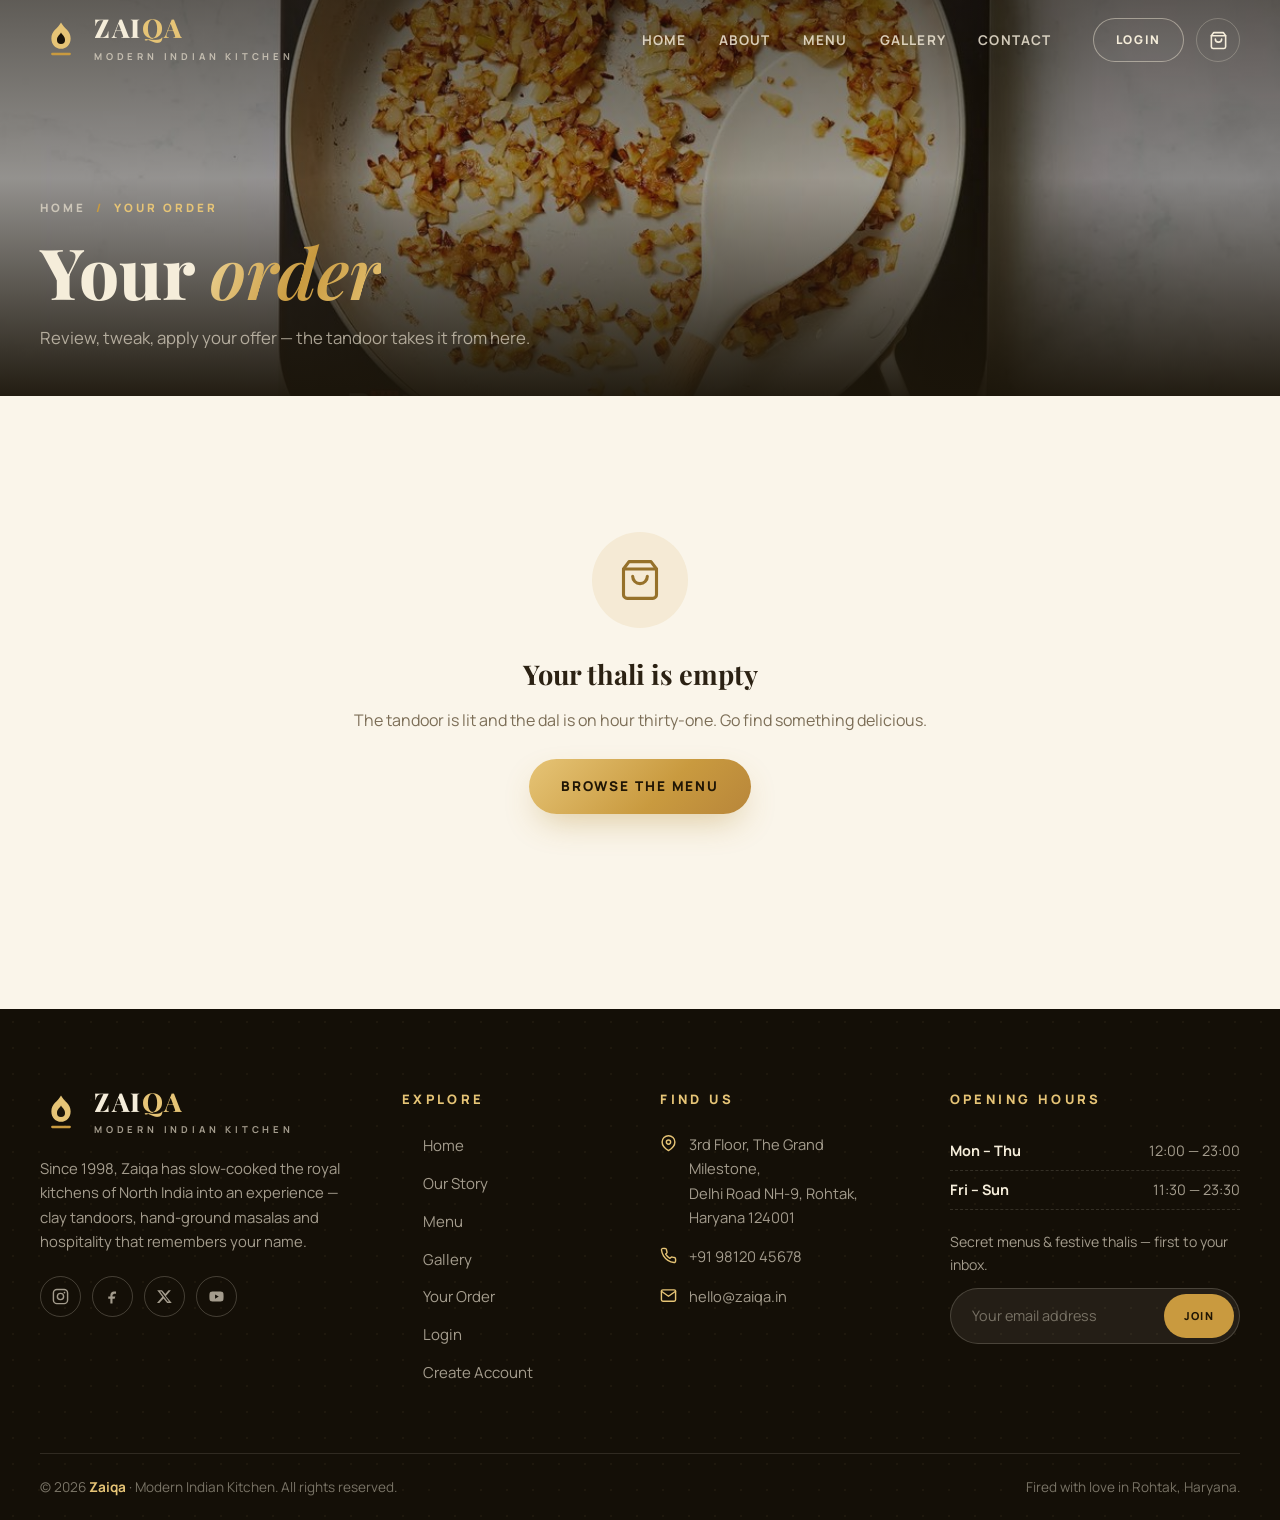
<file: cart.html>
<!DOCTYPE html>
<html lang="en">
<head>
<meta charset="UTF-8">
<meta name="viewport" content="width=device-width, initial-scale=1.0">
<title>Your Order · Zaiqa — Modern Indian Kitchen</title>
<meta name="description" content="Review your Zaiqa order, apply offers and checkout — hot from the tandoor in about 45 minutes.">
<link rel="icon" href="data:image/svg+xml,%3Csvg xmlns='http://www.w3.org/2000/svg' viewBox='0 0 48 48'%3E%3Crect width='48' height='48' rx='12' fill='%231a1409'/%3E%3Cpath d='M24 8c3 6 9.5 8 9.5 15.5 0 6-4.4 10-9.5 10s-9.5-4-9.5-10C14.5 16 21 14 24 8z' fill='%23c99a3f'/%3E%3C/svg%3E">
<link rel="stylesheet" href="assets/fonts/fonts.css">
<link rel="stylesheet" href="css/style.css">
</head>
<body>

<header class="site-header">
  <div class="container header-inner">
    <a href="index.html" class="brand" aria-label="Zaiqa — home">
      <svg class="brand-mark" viewBox="0 0 48 48" fill="none" aria-hidden="true">
        <defs><linearGradient id="lg" x1="12" y1="4" x2="36" y2="34"><stop stop-color="#e6c476"/><stop offset="1" stop-color="#b8863a"/></linearGradient></defs>
        <path d="M24 4c3.5 7 11 9.3 11 18.2C35 29.5 30 34 24 34s-11-4.5-11-11.8C13 13.3 20.5 11 24 4z" fill="url(#lg)"/>
        <path d="M24 15.5c1.5 3.1 4.6 4.3 4.6 8.4a4.6 4.6 0 1 1-9.2 0c0-4.1 3.1-5.3 4.6-8.4z" fill="#1a1409"/>
        <path d="M14 40h20" stroke="#c99a3f" stroke-width="2.6" stroke-linecap="round"/>
      </svg>
      <span><span class="brand-name">ZAI<span>QA</span></span><span class="brand-tag">Modern Indian Kitchen</span></span>
    </a>
    <nav class="main-nav" aria-label="Primary">
      <a href="index.html">Home</a>
      <a href="about.html">About</a>
      <a href="menu.html">Menu</a>
      <a href="gallery.html">Gallery</a>
      <a href="contact.html">Contact</a>
    </nav>
    <div class="header-actions">
      <div class="nav-user" id="navUserSlot"></div>
      <a href="cart.html" class="icon-btn" aria-label="Your order">
        <svg viewBox="0 0 24 24" fill="none" stroke="currentColor" stroke-width="2" stroke-linecap="round" stroke-linejoin="round"><path d="M6 2 3 6v14a2 2 0 0 0 2 2h14a2 2 0 0 0 2-2V6l-3-4z"/><path d="M3 6h18"/><path d="M16 10a4 4 0 0 1-8 0"/></svg>
        <span class="cart-count">0</span>
      </a>
      <button class="hamburger" aria-label="Toggle navigation"><span></span><span></span><span></span></button>
    </div>
  </div>
</header>

<div class="nav-panel">
  <a class="plink" href="index.html"><small>01</small>Home</a>
  <a class="plink" href="about.html"><small>02</small>About</a>
  <a class="plink" href="menu.html"><small>03</small>Menu</a>
  <a class="plink" href="gallery.html"><small>04</small>Gallery</a>
  <a class="plink" href="contact.html"><small>05</small>Contact</a>
  <a class="plink" href="cart.html"><small>06</small>Your Order</a>
  <div class="panel-foot"><span>+91 98120 45678</span><span>·</span><span>hello@zaiqa.in</span></div>
</div>

<!-- ======================= PAGE HERO ======================= -->
<section class="page-hero" style="min-height:44vh">
  <div class="ph-bg"><img src="assets/img/kitchen-pan.jpg" alt="Slow caramelising onions in the Zaiqa kitchen"></div>
  <div class="container" style="padding-bottom:44px">
    <nav class="crumbs" aria-label="Breadcrumb"><a href="index.html">Home</a><span class="sep">/</span><span class="now">Your Order</span></nav>
    <h1 class="page-title">Your <em>order</em></h1>
    <p class="ph-sub">Review, tweak, apply your offer — the tandoor takes it from here.</p>
  </div>
</section>

<!-- ======================= CART ======================= -->
<section class="section" style="padding-top:56px">
  <div class="container">

    <!-- empty state -->
    <div class="cart-empty" id="cartEmpty">
      <span class="ce-ic"><svg viewBox="0 0 24 24" fill="none" stroke="currentColor" stroke-width="1.7" stroke-linecap="round" stroke-linejoin="round"><path d="M6 2 3 6v14a2 2 0 0 0 2 2h14a2 2 0 0 0 2-2V6l-3-4z"/><path d="M3 6h18"/><path d="M16 10a4 4 0 0 1-8 0"/></svg></span>
      <h3>Your thali is empty</h3>
      <p>The tandoor is lit and the dal is on hour thirty-one. Go find something delicious.</p>
      <a href="menu.html" class="btn btn-gold">Browse the Menu</a>
    </div>

    <!-- filled state -->
    <div class="cart-grid" id="cartFull" style="display:none">
      <div>
        <div class="cart-list" id="cartList"></div>

        <div class="reco-strip" id="recoWrap">
          <div class="sec-head left" style="margin-bottom:24px">
            <span class="eyebrow">Before you checkout</span>
            <h2 class="sec-title" style="font-size:1.7rem">Pairs beautifully <em>with your order</em></h2>
          </div>
          <div class="dish-grid" id="recoGrid" style="grid-template-columns:repeat(auto-fill,minmax(220px,1fr))"></div>
        </div>
      </div>

      <!-- summary -->
      <aside class="summary-card" aria-label="Bill summary">
        <h3>Bill Summary</h3>
        <div class="dlv-chips" id="dlvChips">
          <button class="on" data-mode="delivery">Delivery</button>
          <button data-mode="pickup">Pickup</button>
        </div>
        <div class="promo-row">
          <input id="promoIn" type="text" placeholder="PROMO CODE" aria-label="Promo code" autocomplete="off">
          <button id="promoBtn" type="button">Apply</button>
        </div>
        <p class="promo-msg" id="promoMsg"></p>
        <div class="s-row"><span>Subtotal</span><b id="sumSub">₹0</b></div>
        <div class="s-row" id="discRow" style="display:none"><span>Promo discount</span><b id="sumDisc"></b></div>
        <div class="s-row"><span>GST (5%)</span><b id="sumGst">₹0</b></div>
        <div class="s-row" id="feeRow"><span>Delivery fee</span><b id="sumFee">₹49</b></div>
        <div class="s-cut"></div>
        <div class="s-total"><span>To pay</span><b id="sumTotal">₹0</b></div>
        <p id="freeHint" style="display:none; font-size:.8rem; color:#e6c476; font-weight:700; margin:10px 0 2px"></p>
        <button class="btn btn-gold btn-block" id="checkoutBtn" style="margin-top:18px">Place Order</button>
        <p style="margin-top:14px; font-size:.79rem; color:var(--cream-mut); text-align:center">Pay on delivery · UPI, cards & cash accepted · Free delivery above ₹999</p>
      </aside>
    </div>
  </div>
</section>

<!-- order success modal -->
<div class="modal" id="orderModal" role="dialog" aria-modal="true" aria-label="Order confirmed">
  <div class="modal-card">
    <div class="form-ok" style="padding:0">
      <span class="ok-ic"><svg viewBox="0 0 24 24" fill="none" stroke="currentColor" stroke-width="2.6" stroke-linecap="round" stroke-linejoin="round"><path d="M20 6L9 17l-5-5"/></svg></span>
      <h3>Order confirmed!</h3>
      <span class="order-id" id="orderId">ZQ-000000</span>
      <p style="margin-top:14px">Hot from the tandoor in about <b>45 minutes</b>.<br>Total payable on delivery: <b id="orderTotal" style="color:var(--gold-dp)"></b></p>
      <button class="btn btn-gold btn-block" id="orderDone" style="margin-top:24px">Shukriya!</button>
    </div>
  </div>
</div>

<!-- ======================= FOOTER ======================= -->
<footer class="site-footer">
  <div class="container">
    <div class="footer-grid">
      <div class="footer-brand">
        <a href="index.html" class="brand" aria-label="Zaiqa — home">
          <svg class="brand-mark" viewBox="0 0 48 48" fill="none" aria-hidden="true">
            <path d="M24 4c3.5 7 11 9.3 11 18.2C35 29.5 30 34 24 34s-11-4.5-11-11.8C13 13.3 20.5 11 24 4z" fill="url(#lg)"/>
            <path d="M24 15.5c1.5 3.1 4.6 4.3 4.6 8.4a4.6 4.6 0 1 1-9.2 0c0-4.1 3.1-5.3 4.6-8.4z" fill="#1a1409"/>
            <path d="M14 40h20" stroke="#c99a3f" stroke-width="2.6" stroke-linecap="round"/>
          </svg>
          <span><span class="brand-name">ZAI<span>QA</span></span><span class="brand-tag">Modern Indian Kitchen</span></span>
        </a>
        <p>Since 1998, Zaiqa has slow-cooked the royal kitchens of North India into an experience — clay tandoors, hand-ground masalas and hospitality that remembers your name.</p>
        <div class="socials">
          <a href="#!" aria-label="Instagram"><svg viewBox="0 0 24 24" fill="none" stroke="currentColor" stroke-width="2" stroke-linecap="round" stroke-linejoin="round"><rect x="2" y="2" width="20" height="20" rx="5"/><circle cx="12" cy="12" r="4.4"/><circle cx="17.6" cy="6.4" r="1.2" fill="currentColor" stroke="none"/></svg></a>
          <a href="#!" aria-label="Facebook"><svg viewBox="0 0 24 24" fill="currentColor"><path d="M14 8h3V5h-3c-2.8 0-5 2.2-5 5v2H6v3h3v7h3v-7h3l1-3h-4v-2c0-.6.4-1 1-1z"/></svg></a>
          <a href="#!" aria-label="X (Twitter)"><svg viewBox="0 0 24 24" fill="currentColor"><path d="M17.7 3H21l-7.1 8.2L22.3 21h-6.6l-5.1-6.1L4.7 21H1.4l7.6-8.7L1.7 3h6.8l4.6 5.6L17.7 3zm-1.2 16h1.8L7.6 4.9H5.6L16.5 19z"/></svg></a>
          <a href="#!" aria-label="YouTube"><svg viewBox="0 0 24 24" fill="currentColor"><path d="M22 12s0-3.3-.4-4.8c-.2-.9-.9-1.6-1.8-1.8C18.3 5 12 5 12 5s-6.3 0-7.8.4c-.9.2-1.6.9-1.8 1.8C2 8.7 2 12 2 12s0 3.3.4 4.8c.2.9.9 1.6 1.8 1.8 1.5.4 7.8.4 7.8.4s6.3 0 7.8-.4c.9-.2 1.6-.9 1.8-1.8.4-1.5.4-4.8.4-4.8zM10 9l5.2 3L10 15V9z"/></svg></a>
        </div>
      </div>
      <div>
        <h4 class="footer-title">Explore</h4>
        <ul class="footer-links">
          <li><a href="index.html">Home</a></li>
          <li><a href="about.html">Our Story</a></li>
          <li><a href="menu.html">Menu</a></li>
          <li><a href="gallery.html">Gallery</a></li>
          <li><a href="cart.html">Your Order</a></li>
          <li><a href="login.html">Login</a></li>
          <li><a href="register.html">Create Account</a></li>
        </ul>
      </div>
      <div>
        <h4 class="footer-title">Find Us</h4>
        <ul class="footer-contact">
          <li><svg viewBox="0 0 24 24" fill="none" stroke="currentColor" stroke-width="2" stroke-linecap="round" stroke-linejoin="round"><path d="M21 10c0 7-9 12-9 12S3 17 3 10a9 9 0 0 1 18 0z"/><circle cx="12" cy="10" r="3"/></svg><span>3rd Floor, The Grand Milestone,<br>Delhi Road NH-9, Rohtak,<br>Haryana 124001</span></li>
          <li><svg viewBox="0 0 24 24" fill="none" stroke="currentColor" stroke-width="2" stroke-linecap="round" stroke-linejoin="round"><path d="M22 16.9v3a2 2 0 0 1-2.2 2 19.8 19.8 0 0 1-8.6-3.1 19.5 19.5 0 0 1-6-6A19.8 19.8 0 0 1 2.1 4.2 2 2 0 0 1 4.1 2h3a2 2 0 0 1 2 1.7c.1 1 .4 2 .7 2.9a2 2 0 0 1-.5 2.1L8 10a16 16 0 0 0 6 6l1.3-1.3a2 2 0 0 1 2.1-.5c.9.3 1.9.6 2.9.7a2 2 0 0 1 1.7 2z"/></svg><a href="tel:+919812045678">+91 98120 45678</a></li>
          <li><svg viewBox="0 0 24 24" fill="none" stroke="currentColor" stroke-width="2" stroke-linecap="round" stroke-linejoin="round"><path d="M4 4h16a2 2 0 0 1 2 2v12a2 2 0 0 1-2 2H4a2 2 0 0 1-2-2V6a2 2 0 0 1 2-2z"/><path d="m22 6-10 7L2 6"/></svg><a href="mailto:hello@zaiqa.in">hello@zaiqa.in</a></li>
        </ul>
      </div>
      <div>
        <h4 class="footer-title">Opening Hours</h4>
        <div class="hours-line"><b>Mon – Thu</b><span>12:00 — 23:00</span></div>
        <div class="hours-line"><b>Fri – Sun</b><span>11:30 — 23:30</span></div>
        <div class="news-box">
          <p>Secret menus & festive thalis — first to your inbox.</p>
          <form class="news-form" id="newsForm" novalidate>
            <input type="email" placeholder="Your email address" aria-label="Email address">
            <button type="submit">Join</button>
          </form>
        </div>
      </div>
    </div>
    <div class="footer-bottom">
      <span>© <span class="js-year">2026</span> <b>Zaiqa</b> · Modern Indian Kitchen. All rights reserved.</span>
      <span>Fired with love in Rohtak, Haryana.</span>
    </div>
  </div>
</footer>

<script src="js/data.js"></script>
<script src="js/main.js"></script>
<script src="js/cart.js"></script>
</body>
</html>
</file>
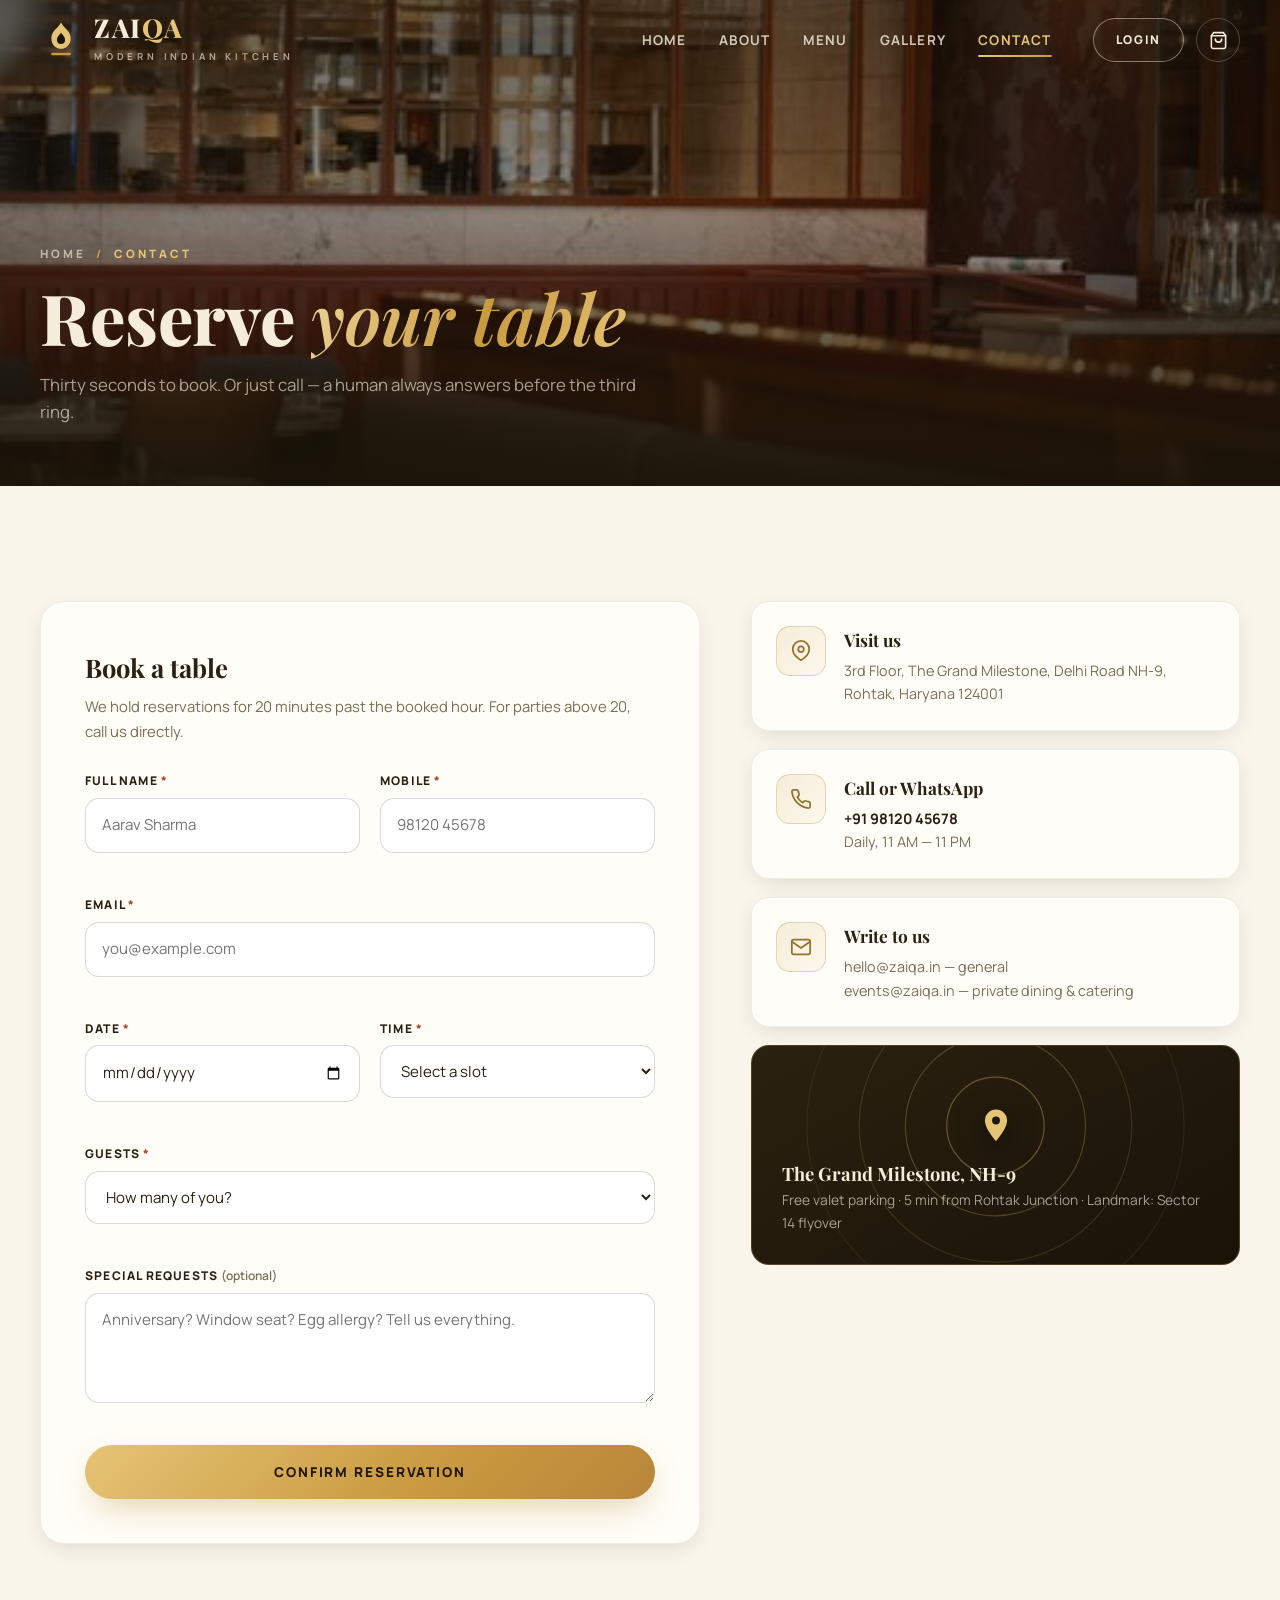
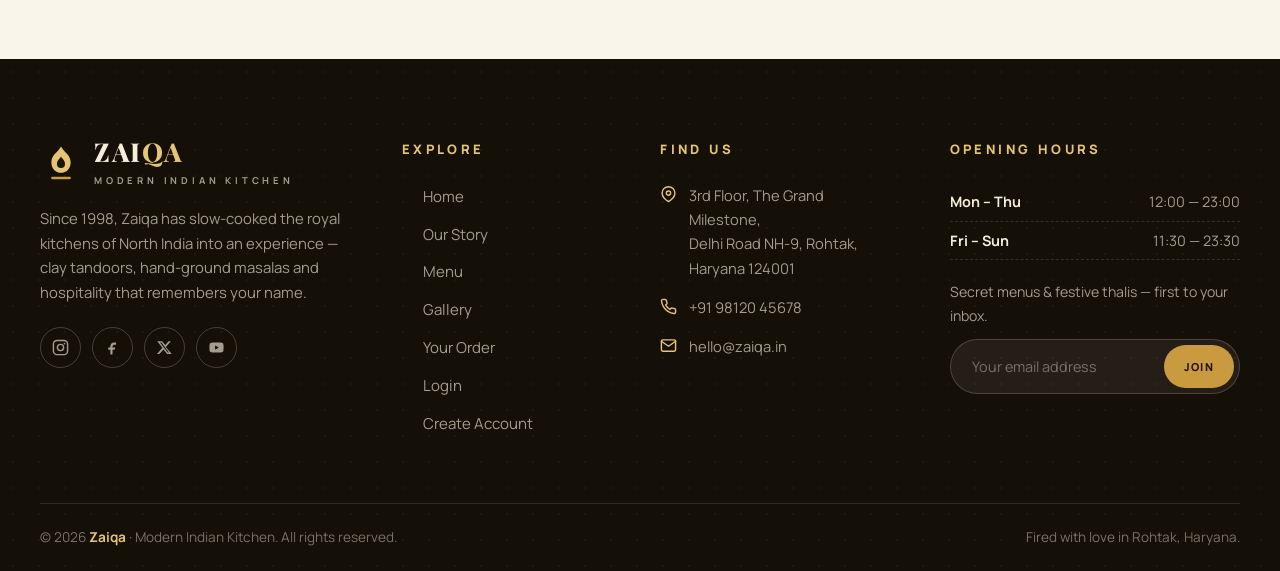
<file: contact.html>
<!DOCTYPE html>
<html lang="en">
<head>
<meta charset="UTF-8">
<meta name="viewport" content="width=device-width, initial-scale=1.0">
<title>Contact & Reservations · Zaiqa — Modern Indian Kitchen, Rohtak</title>
<meta name="description" content="Book a table at Zaiqa Rohtak or reach the team — Delhi Road NH-9, open 12 PM to 11:30 PM. Call +91 98120 45678.">
<link rel="icon" href="data:image/svg+xml,%3Csvg xmlns='http://www.w3.org/2000/svg' viewBox='0 0 48 48'%3E%3Crect width='48' height='48' rx='12' fill='%231a1409'/%3E%3Cpath d='M24 8c3 6 9.5 8 9.5 15.5 0 6-4.4 10-9.5 10s-9.5-4-9.5-10C14.5 16 21 14 24 8z' fill='%23c99a3f'/%3E%3C/svg%3E">
<link rel="stylesheet" href="assets/fonts/fonts.css">
<link rel="stylesheet" href="css/style.css">
</head>
<body>

<!-- ======================= HEADER ======================= -->
<header class="site-header">
  <div class="container header-inner">
    <a href="index.html" class="brand" aria-label="Zaiqa — home">
      <svg class="brand-mark" viewBox="0 0 48 48" fill="none" aria-hidden="true">
        <defs><linearGradient id="lg" x1="12" y1="4" x2="36" y2="34"><stop stop-color="#e6c476"/><stop offset="1" stop-color="#b8863a"/></linearGradient></defs>
        <path d="M24 4c3.5 7 11 9.3 11 18.2C35 29.5 30 34 24 34s-11-4.5-11-11.8C13 13.3 20.5 11 24 4z" fill="url(#lg)"/>
        <path d="M24 15.5c1.5 3.1 4.6 4.3 4.6 8.4a4.6 4.6 0 1 1-9.2 0c0-4.1 3.1-5.3 4.6-8.4z" fill="#1a1409"/>
        <path d="M14 40h20" stroke="#c99a3f" stroke-width="2.6" stroke-linecap="round"/>
      </svg>
      <span><span class="brand-name">ZAI<span>QA</span></span><span class="brand-tag">Modern Indian Kitchen</span></span>
    </a>
    <nav class="main-nav" aria-label="Primary">
      <a href="index.html">Home</a>
      <a href="about.html">About</a>
      <a href="menu.html">Menu</a>
      <a href="gallery.html">Gallery</a>
      <a href="contact.html">Contact</a>
    </nav>
    <div class="header-actions">
      <div class="nav-user" id="navUserSlot"></div>
      <a href="cart.html" class="icon-btn" aria-label="Your order">
        <svg viewBox="0 0 24 24" fill="none" stroke="currentColor" stroke-width="2" stroke-linecap="round" stroke-linejoin="round"><path d="M6 2 3 6v14a2 2 0 0 0 2 2h14a2 2 0 0 0 2-2V6l-3-4z"/><path d="M3 6h18"/><path d="M16 10a4 4 0 0 1-8 0"/></svg>
        <span class="cart-count">0</span>
      </a>
      <button class="hamburger" aria-label="Toggle navigation"><span></span><span></span><span></span></button>
    </div>
  </div>
</header>

<div class="nav-panel">
  <a class="plink" href="index.html"><small>01</small>Home</a>
  <a class="plink" href="about.html"><small>02</small>About</a>
  <a class="plink" href="menu.html"><small>03</small>Menu</a>
  <a class="plink" href="gallery.html"><small>04</small>Gallery</a>
  <a class="plink" href="contact.html"><small>05</small>Contact</a>
  <a class="plink" href="cart.html"><small>06</small>Your Order</a>
  <div class="panel-foot"><span>+91 98120 45678</span><span>·</span><span>hello@zaiqa.in</span></div>
</div>

<!-- ======================= PAGE HERO ======================= -->
<section class="page-hero">
  <div class="ph-bg"><img src="assets/img/interior-bar.jpg" alt="The copper bar at Zaiqa"></div>
  <div class="container">
    <nav class="crumbs" aria-label="Breadcrumb"><a href="index.html">Home</a><span class="sep">/</span><span class="now">Contact</span></nav>
    <h1 class="page-title">Reserve <em>your table</em></h1>
    <p class="ph-sub">Thirty seconds to book. Or just call — a human always answers before the third ring.</p>
  </div>
</section>

<!-- ======================= CONTACT ======================= -->
<section class="section">
  <div class="container contact-grid">

    <!-- reservation form -->
    <div class="form-card" data-reveal="left">
      <h3>Book a table</h3>
      <p>We hold reservations for 20 minutes past the booked hour. For parties above 20, call us directly.</p>

      <form id="reserveForm" class="form-grid" novalidate>
        <div class="field">
          <label for="cName">Full name <i>*</i></label>
          <input id="cName" type="text" placeholder="Aarav Sharma" autocomplete="name">
          <span class="f-msg"></span>
        </div>
        <div class="field">
          <label for="cPhone">Mobile <i>*</i></label>
          <input id="cPhone" type="tel" placeholder="98120 45678" autocomplete="tel">
          <span class="f-msg"></span>
        </div>
        <div class="field full">
          <label for="cEmail">Email <i>*</i></label>
          <input id="cEmail" type="email" placeholder="you@example.com" autocomplete="email">
          <span class="f-msg"></span>
        </div>
        <div class="field">
          <label for="cDate">Date <i>*</i></label>
          <input id="cDate" type="date">
          <span class="f-msg"></span>
        </div>
        <div class="field">
          <label for="cTime">Time <i>*</i></label>
          <select id="cTime">
            <option value="">Select a slot</option>
            <option>12:30 PM</option><option>1:30 PM</option><option>2:30 PM</option>
            <option>7:00 PM</option><option>8:00 PM</option><option>9:00 PM</option><option>10:00 PM</option>
          </select>
          <span class="f-msg"></span>
        </div>
        <div class="field full">
          <label for="cGuests">Guests <i>*</i></label>
          <select id="cGuests">
            <option value="">How many of you?</option>
            <option value="2">2 guests</option><option value="4">4 guests</option>
            <option value="6">6 guests</option><option value="8">8 guests</option>
            <option value="12">12 guests</option><option value="16">16 guests</option><option value="20">20 guests</option>
          </select>
          <span class="f-msg"></span>
        </div>
        <div class="field full">
          <label for="cMsg">Special requests <span style="text-transform:none; letter-spacing:0; color:var(--muted); font-weight:600">(optional)</span></label>
          <textarea id="cMsg" placeholder="Anniversary? Window seat? Egg allergy? Tell us everything."></textarea>
          <span class="f-msg"></span>
        </div>
        <div class="field full">
          <button class="btn btn-gold btn-block" type="submit">Confirm Reservation</button>
        </div>
      </form>

      <!-- success state -->
      <div class="form-ok" id="reserveOk" style="display:none">
        <span class="ok-ic"><svg viewBox="0 0 24 24" fill="none" stroke="currentColor" stroke-width="2.6" stroke-linecap="round" stroke-linejoin="round"><path d="M20 6L9 17l-5-5"/></svg></span>
        <h3 id="okName">Shukriya!</h3>
        <p id="okSummary"></p>
        <p style="margin-top:10px">A confirmation is on its way to your email. We can't wait to host you.</p>
        <button class="btn btn-ghost-dark btn-sm" id="bookAgain" style="margin-top:22px">Book another table</button>
      </div>
    </div>

    <!-- info column -->
    <div class="info-stack" data-reveal="right">
      <div class="info-card">
        <span class="i-ic"><svg viewBox="0 0 24 24" fill="none" stroke="currentColor" stroke-width="1.9" stroke-linecap="round" stroke-linejoin="round"><path d="M21 10c0 7-9 12-9 12S3 17 3 10a9 9 0 0 1 18 0z"/><circle cx="12" cy="10" r="3"/></svg></span>
        <div><h4>Visit us</h4><p>3rd Floor, The Grand Milestone, Delhi Road NH-9, Rohtak, Haryana 124001</p></div>
      </div>
      <div class="info-card">
        <span class="i-ic"><svg viewBox="0 0 24 24" fill="none" stroke="currentColor" stroke-width="1.9" stroke-linecap="round" stroke-linejoin="round"><path d="M22 16.9v3a2 2 0 0 1-2.2 2 19.8 19.8 0 0 1-8.6-3.1 19.5 19.5 0 0 1-6-6A19.8 19.8 0 0 1 2.1 4.2 2 2 0 0 1 4.1 2h3a2 2 0 0 1 2 1.7c.1 1 .4 2 .7 2.9a2 2 0 0 1-.5 2.1L8 10a16 16 0 0 0 6 6l1.3-1.3a2 2 0 0 1 2.1-.5c.9.3 1.9.6 2.9.7a2 2 0 0 1 1.7 2z"/></svg></span>
        <div><h4>Call or WhatsApp</h4><p><a href="tel:+919812045678" style="font-weight:700; color:var(--text)">+91 98120 45678</a><br>Daily, 11 AM — 11 PM</p></div>
      </div>
      <div class="info-card">
        <span class="i-ic"><svg viewBox="0 0 24 24" fill="none" stroke="currentColor" stroke-width="1.9" stroke-linecap="round" stroke-linejoin="round"><path d="M4 4h16a2 2 0 0 1 2 2v12a2 2 0 0 1-2 2H4a2 2 0 0 1-2-2V6a2 2 0 0 1 2-2z"/><path d="m22 6-10 7L2 6"/></svg></span>
        <div><h4>Write to us</h4><p>hello@zaiqa.in — general<br>events@zaiqa.in — private dining & catering</p></div>
      </div>
      <div class="map-card">
        <svg viewBox="0 0 400 220" fill="none" preserveAspectRatio="xMidYMid slice" style="position:absolute; inset:0; width:100%; height:100%" aria-hidden="true">
          <circle cx="200" cy="86" r="40" stroke="rgba(230,196,118,.35)"/>
          <circle cx="200" cy="86" r="74" stroke="rgba(230,196,118,.24)"/>
          <circle cx="200" cy="86" r="112" stroke="rgba(230,196,118,.15)"/>
          <circle cx="200" cy="86" r="155" stroke="rgba(230,196,118,.08)"/>
        </svg>
        <span class="pin"><svg viewBox="0 0 24 24" fill="currentColor"><path d="M12 2a7 7 0 0 0-7 7c0 5.2 7 13 7 13s7-7.8 7-13a7 7 0 0 0-7-7zm0 9.5A2.5 2.5 0 1 1 12 6.5a2.5 2.5 0 0 1 0 5z"/></svg></span>
        <h4>The Grand Milestone, NH-9</h4>
        <p>Free valet parking · 5 min from Rohtak Junction · Landmark: Sector 14 flyover</p>
      </div>
    </div>
  </div>
</section>

<!-- ======================= FOOTER ======================= -->
<footer class="site-footer">
  <div class="container">
    <div class="footer-grid">
      <div class="footer-brand">
        <a href="index.html" class="brand" aria-label="Zaiqa — home">
          <svg class="brand-mark" viewBox="0 0 48 48" fill="none" aria-hidden="true">
            <path d="M24 4c3.5 7 11 9.3 11 18.2C35 29.5 30 34 24 34s-11-4.5-11-11.8C13 13.3 20.5 11 24 4z" fill="url(#lg)"/>
            <path d="M24 15.5c1.5 3.1 4.6 4.3 4.6 8.4a4.6 4.6 0 1 1-9.2 0c0-4.1 3.1-5.3 4.6-8.4z" fill="#1a1409"/>
            <path d="M14 40h20" stroke="#c99a3f" stroke-width="2.6" stroke-linecap="round"/>
          </svg>
          <span><span class="brand-name">ZAI<span>QA</span></span><span class="brand-tag">Modern Indian Kitchen</span></span>
        </a>
        <p>Since 1998, Zaiqa has slow-cooked the royal kitchens of North India into an experience — clay tandoors, hand-ground masalas and hospitality that remembers your name.</p>
        <div class="socials">
          <a href="#!" aria-label="Instagram"><svg viewBox="0 0 24 24" fill="none" stroke="currentColor" stroke-width="2" stroke-linecap="round" stroke-linejoin="round"><rect x="2" y="2" width="20" height="20" rx="5"/><circle cx="12" cy="12" r="4.4"/><circle cx="17.6" cy="6.4" r="1.2" fill="currentColor" stroke="none"/></svg></a>
          <a href="#!" aria-label="Facebook"><svg viewBox="0 0 24 24" fill="currentColor"><path d="M14 8h3V5h-3c-2.8 0-5 2.2-5 5v2H6v3h3v7h3v-7h3l1-3h-4v-2c0-.6.4-1 1-1z"/></svg></a>
          <a href="#!" aria-label="X (Twitter)"><svg viewBox="0 0 24 24" fill="currentColor"><path d="M17.7 3H21l-7.1 8.2L22.3 21h-6.6l-5.1-6.1L4.7 21H1.4l7.6-8.7L1.7 3h6.8l4.6 5.6L17.7 3zm-1.2 16h1.8L7.6 4.9H5.6L16.5 19z"/></svg></a>
          <a href="#!" aria-label="YouTube"><svg viewBox="0 0 24 24" fill="currentColor"><path d="M22 12s0-3.3-.4-4.8c-.2-.9-.9-1.6-1.8-1.8C18.3 5 12 5 12 5s-6.3 0-7.8.4c-.9.2-1.6.9-1.8 1.8C2 8.7 2 12 2 12s0 3.3.4 4.8c.2.9.9 1.6 1.8 1.8 1.5.4 7.8.4 7.8.4s6.3 0 7.8-.4c.9-.2 1.6-.9 1.8-1.8.4-1.5.4-4.8.4-4.8zM10 9l5.2 3L10 15V9z"/></svg></a>
        </div>
      </div>
      <div>
        <h4 class="footer-title">Explore</h4>
        <ul class="footer-links">
          <li><a href="index.html">Home</a></li>
          <li><a href="about.html">Our Story</a></li>
          <li><a href="menu.html">Menu</a></li>
          <li><a href="gallery.html">Gallery</a></li>
          <li><a href="cart.html">Your Order</a></li>
          <li><a href="login.html">Login</a></li>
          <li><a href="register.html">Create Account</a></li>
        </ul>
      </div>
      <div>
        <h4 class="footer-title">Find Us</h4>
        <ul class="footer-contact">
          <li><svg viewBox="0 0 24 24" fill="none" stroke="currentColor" stroke-width="2" stroke-linecap="round" stroke-linejoin="round"><path d="M21 10c0 7-9 12-9 12S3 17 3 10a9 9 0 0 1 18 0z"/><circle cx="12" cy="10" r="3"/></svg><span>3rd Floor, The Grand Milestone,<br>Delhi Road NH-9, Rohtak,<br>Haryana 124001</span></li>
          <li><svg viewBox="0 0 24 24" fill="none" stroke="currentColor" stroke-width="2" stroke-linecap="round" stroke-linejoin="round"><path d="M22 16.9v3a2 2 0 0 1-2.2 2 19.8 19.8 0 0 1-8.6-3.1 19.5 19.5 0 0 1-6-6A19.8 19.8 0 0 1 2.1 4.2 2 2 0 0 1 4.1 2h3a2 2 0 0 1 2 1.7c.1 1 .4 2 .7 2.9a2 2 0 0 1-.5 2.1L8 10a16 16 0 0 0 6 6l1.3-1.3a2 2 0 0 1 2.1-.5c.9.3 1.9.6 2.9.7a2 2 0 0 1 1.7 2z"/></svg><a href="tel:+919812045678">+91 98120 45678</a></li>
          <li><svg viewBox="0 0 24 24" fill="none" stroke="currentColor" stroke-width="2" stroke-linecap="round" stroke-linejoin="round"><path d="M4 4h16a2 2 0 0 1 2 2v12a2 2 0 0 1-2 2H4a2 2 0 0 1-2-2V6a2 2 0 0 1 2-2z"/><path d="m22 6-10 7L2 6"/></svg><a href="mailto:hello@zaiqa.in">hello@zaiqa.in</a></li>
        </ul>
      </div>
      <div>
        <h4 class="footer-title">Opening Hours</h4>
        <div class="hours-line"><b>Mon – Thu</b><span>12:00 — 23:00</span></div>
        <div class="hours-line"><b>Fri – Sun</b><span>11:30 — 23:30</span></div>
        <div class="news-box">
          <p>Secret menus & festive thalis — first to your inbox.</p>
          <form class="news-form" id="newsForm" novalidate>
            <input type="email" placeholder="Your email address" aria-label="Email address">
            <button type="submit">Join</button>
          </form>
        </div>
      </div>
    </div>
    <div class="footer-bottom">
      <span>© <span class="js-year">2026</span> <b>Zaiqa</b> · Modern Indian Kitchen. All rights reserved.</span>
      <span>Fired with love in Rohtak, Haryana.</span>
    </div>
  </div>
</footer>

<script src="js/data.js"></script>
<script src="js/main.js"></script>
<script src="js/contact.js"></script>
</body>
</html>
</file>
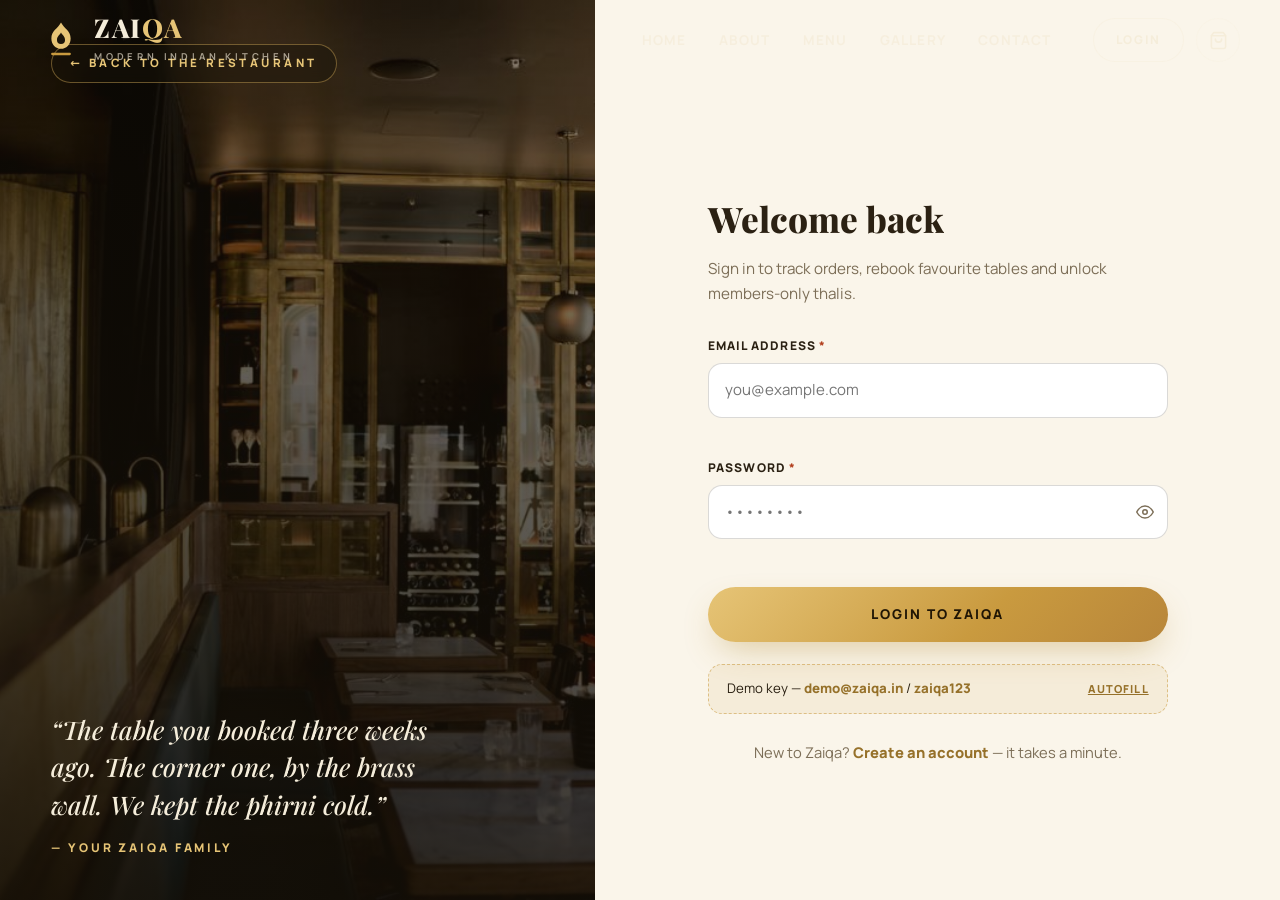
<file: login.html>
<!DOCTYPE html>
<html lang="en">
<head>
<meta charset="UTF-8">
<meta name="viewport" content="width=device-width, initial-scale=1.0">
<title>Login · Zaiqa — Modern Indian Kitchen</title>
<meta name="description" content="Sign in to your Zaiqa account to manage orders and reservations.">
<link rel="icon" href="data:image/svg+xml,%3Csvg xmlns='http://www.w3.org/2000/svg' viewBox='0 0 48 48'%3E%3Crect width='48' height='48' rx='12' fill='%231a1409'/%3E%3Cpath d='M24 8c3 6 9.5 8 9.5 15.5 0 6-4.4 10-9.5 10s-9.5-4-9.5-10C14.5 16 21 14 24 8z' fill='%23c99a3f'/%3E%3C/svg%3E">
<link rel="stylesheet" href="assets/fonts/fonts.css">
<link rel="stylesheet" href="css/style.css">
</head>
<body>

<header class="site-header">
  <div class="container header-inner">
    <a href="index.html" class="brand" aria-label="Zaiqa — home">
      <svg class="brand-mark" viewBox="0 0 48 48" fill="none" aria-hidden="true">
        <defs><linearGradient id="lg" x1="12" y1="4" x2="36" y2="34"><stop stop-color="#e6c476"/><stop offset="1" stop-color="#b8863a"/></linearGradient></defs>
        <path d="M24 4c3.5 7 11 9.3 11 18.2C35 29.5 30 34 24 34s-11-4.5-11-11.8C13 13.3 20.5 11 24 4z" fill="url(#lg)"/>
        <path d="M24 15.5c1.5 3.1 4.6 4.3 4.6 8.4a4.6 4.6 0 1 1-9.2 0c0-4.1 3.1-5.3 4.6-8.4z" fill="#1a1409"/>
        <path d="M14 40h20" stroke="#c99a3f" stroke-width="2.6" stroke-linecap="round"/>
      </svg>
      <span><span class="brand-name">ZAI<span>QA</span></span><span class="brand-tag">Modern Indian Kitchen</span></span>
    </a>
    <nav class="main-nav" aria-label="Primary">
      <a href="index.html">Home</a>
      <a href="about.html">About</a>
      <a href="menu.html">Menu</a>
      <a href="gallery.html">Gallery</a>
      <a href="contact.html">Contact</a>
    </nav>
    <div class="header-actions">
      <div class="nav-user" id="navUserSlot"></div>
      <a href="cart.html" class="icon-btn" aria-label="Your order">
        <svg viewBox="0 0 24 24" fill="none" stroke="currentColor" stroke-width="2" stroke-linecap="round" stroke-linejoin="round"><path d="M6 2 3 6v14a2 2 0 0 0 2 2h14a2 2 0 0 0 2-2V6l-3-4z"/><path d="M3 6h18"/><path d="M16 10a4 4 0 0 1-8 0"/></svg>
        <span class="cart-count">0</span>
      </a>
      <button class="hamburger" aria-label="Toggle navigation"><span></span><span></span><span></span></button>
    </div>
  </div>
</header>

<div class="nav-panel">
  <a class="plink" href="index.html"><small>01</small>Home</a>
  <a class="plink" href="about.html"><small>02</small>About</a>
  <a class="plink" href="menu.html"><small>03</small>Menu</a>
  <a class="plink" href="gallery.html"><small>04</small>Gallery</a>
  <a class="plink" href="contact.html"><small>05</small>Contact</a>
  <a class="plink" href="cart.html"><small>06</small>Your Order</a>
  <div class="panel-foot"><span>+91 98120 45678</span><span>·</span><span>hello@zaiqa.in</span></div>
</div>

<main class="auth-wrap">
  <aside class="auth-side">
    <div class="as-bg"><img src="assets/img/interior-brass.jpg" alt=""></div>
    <a href="index.html" class="hero-eyebrow" style="width:max-content">← Back to the restaurant</a>
    <blockquote class="auth-quote">
      “The table you booked three weeks ago. The corner one, by the brass wall. We kept the phirni cold.”
      <span>— Your Zaiqa family</span>
    </blockquote>
  </aside>

  <section class="auth-main">
    <div class="auth-card">
      <h1>Welcome back</h1>
      <p class="a-sub">Sign in to track orders, rebook favourite tables and unlock members-only thalis.</p>

      <form id="loginForm" novalidate>
        <div class="field" style="margin-bottom:18px">
          <label for="lEmail">Email address <i>*</i></label>
          <input id="lEmail" type="email" placeholder="you@example.com" autocomplete="email">
          <span class="f-msg"></span>
        </div>
        <div class="field" style="margin-bottom:26px">
          <label for="lPass">Password <i>*</i></label>
          <div class="pw-wrap">
            <input id="lPass" type="password" placeholder="••••••••" autocomplete="current-password">
            <button type="button" class="pw-eye" aria-label="Show password">
              <svg viewBox="0 0 24 24" fill="none" stroke="currentColor" stroke-width="2" stroke-linecap="round" stroke-linejoin="round"><path d="M1 12s4-8 11-8 11 8 11 8-4 8-11 8-11-8-11-8z"/><circle cx="12" cy="12" r="3"/></svg>
            </button>
          </div>
          <span class="f-msg"></span>
        </div>
        <button class="btn btn-gold btn-block" type="submit">Login to Zaiqa</button>
      </form>

      <div class="demo-box">
        <span>Demo key — <b>demo@zaiqa.in</b> / <b>zaiqa123</b></span>
        <button type="button" id="demoFill">Autofill</button>
      </div>

      <p class="auth-switch">New to Zaiqa? <a href="register.html">Create an account</a> — it takes a minute.</p>
    </div>
  </section>
</main>

<script src="js/data.js"></script>
<script src="js/main.js"></script>
<script src="js/auth.js"></script>
</body>
</html>
</file>
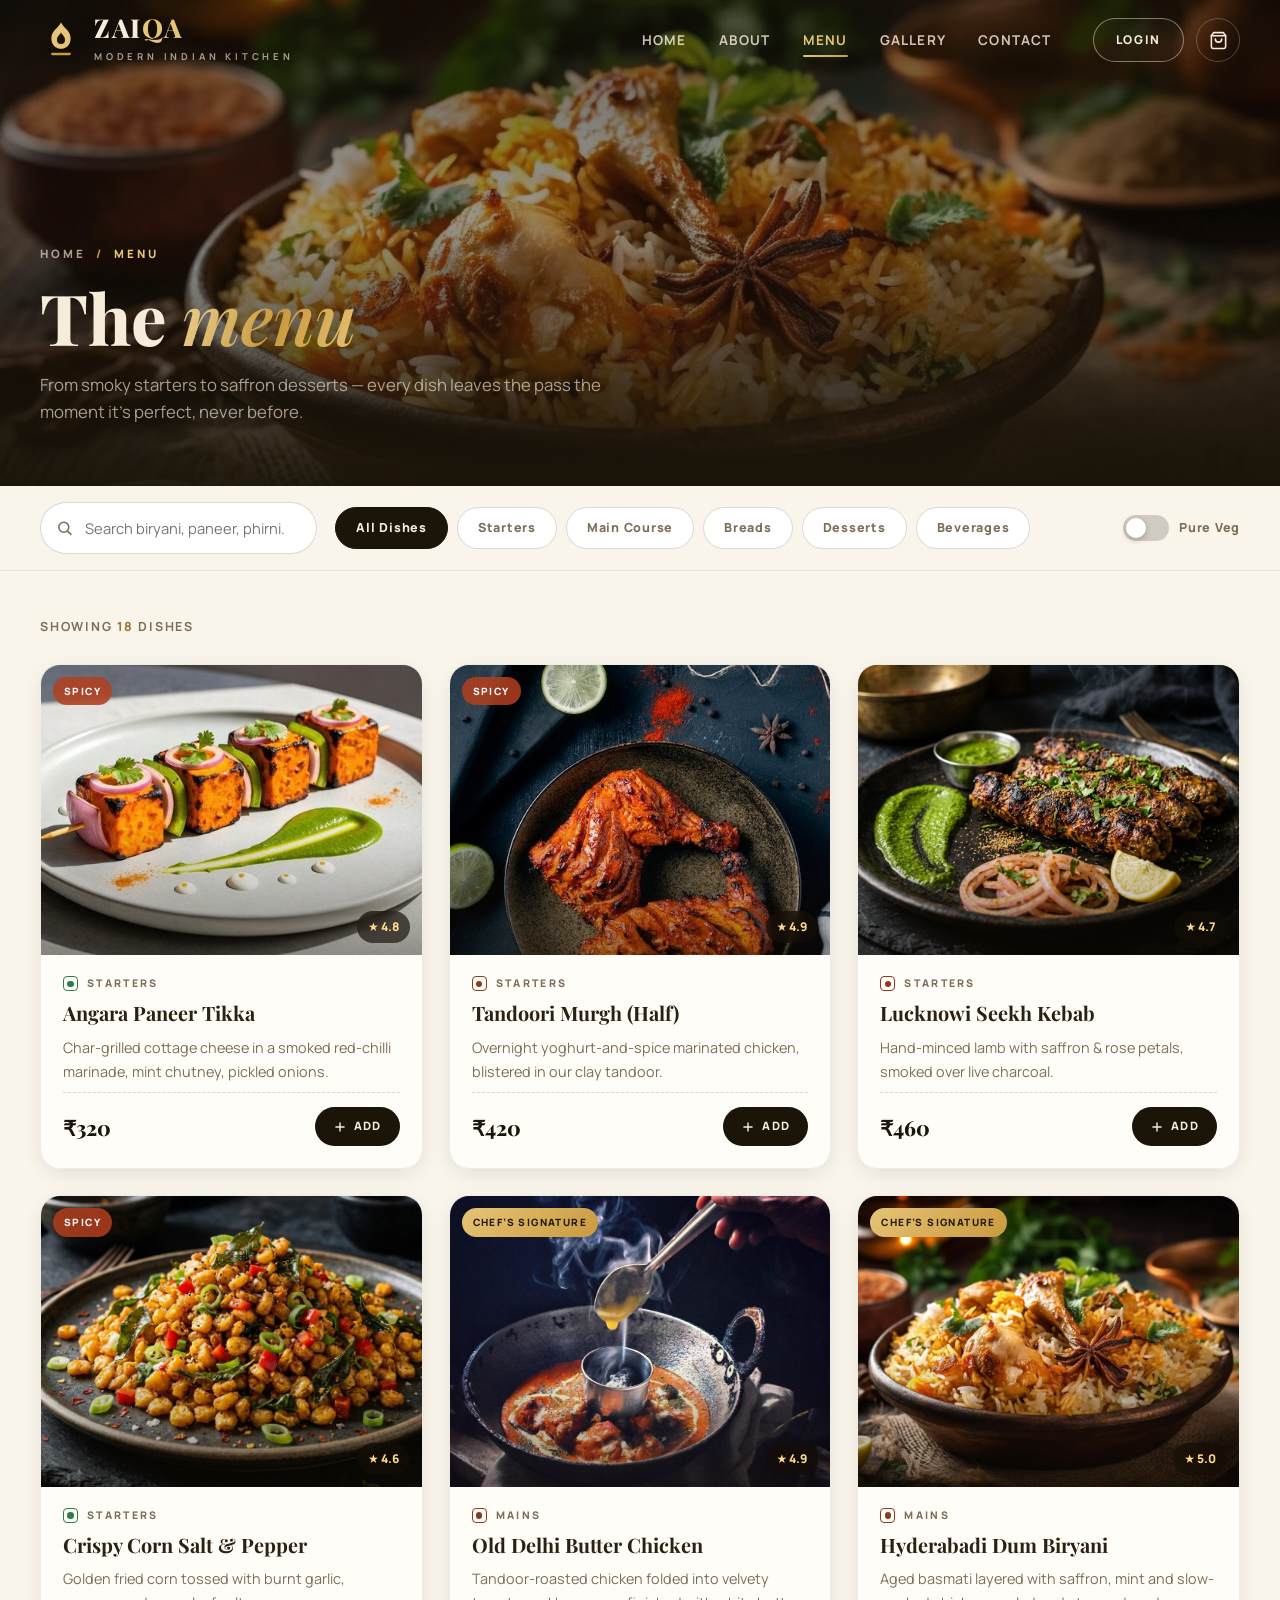
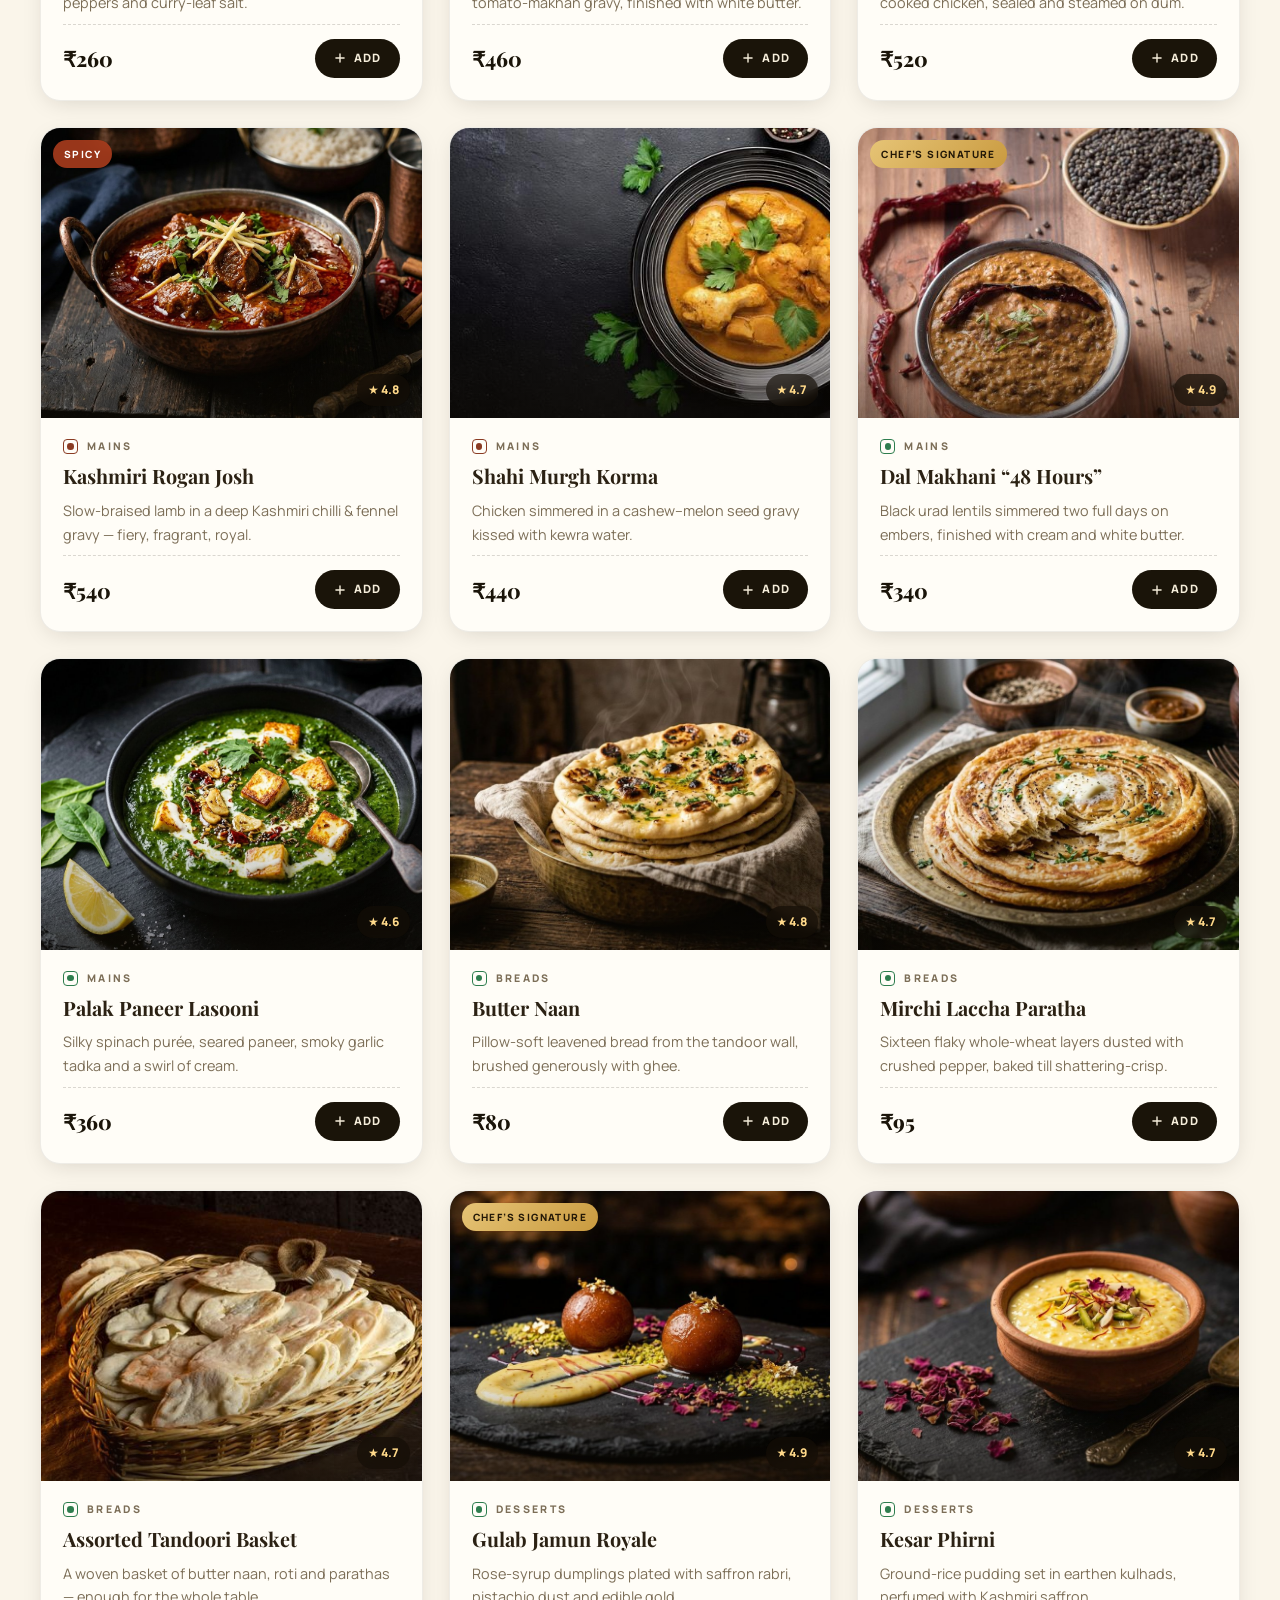
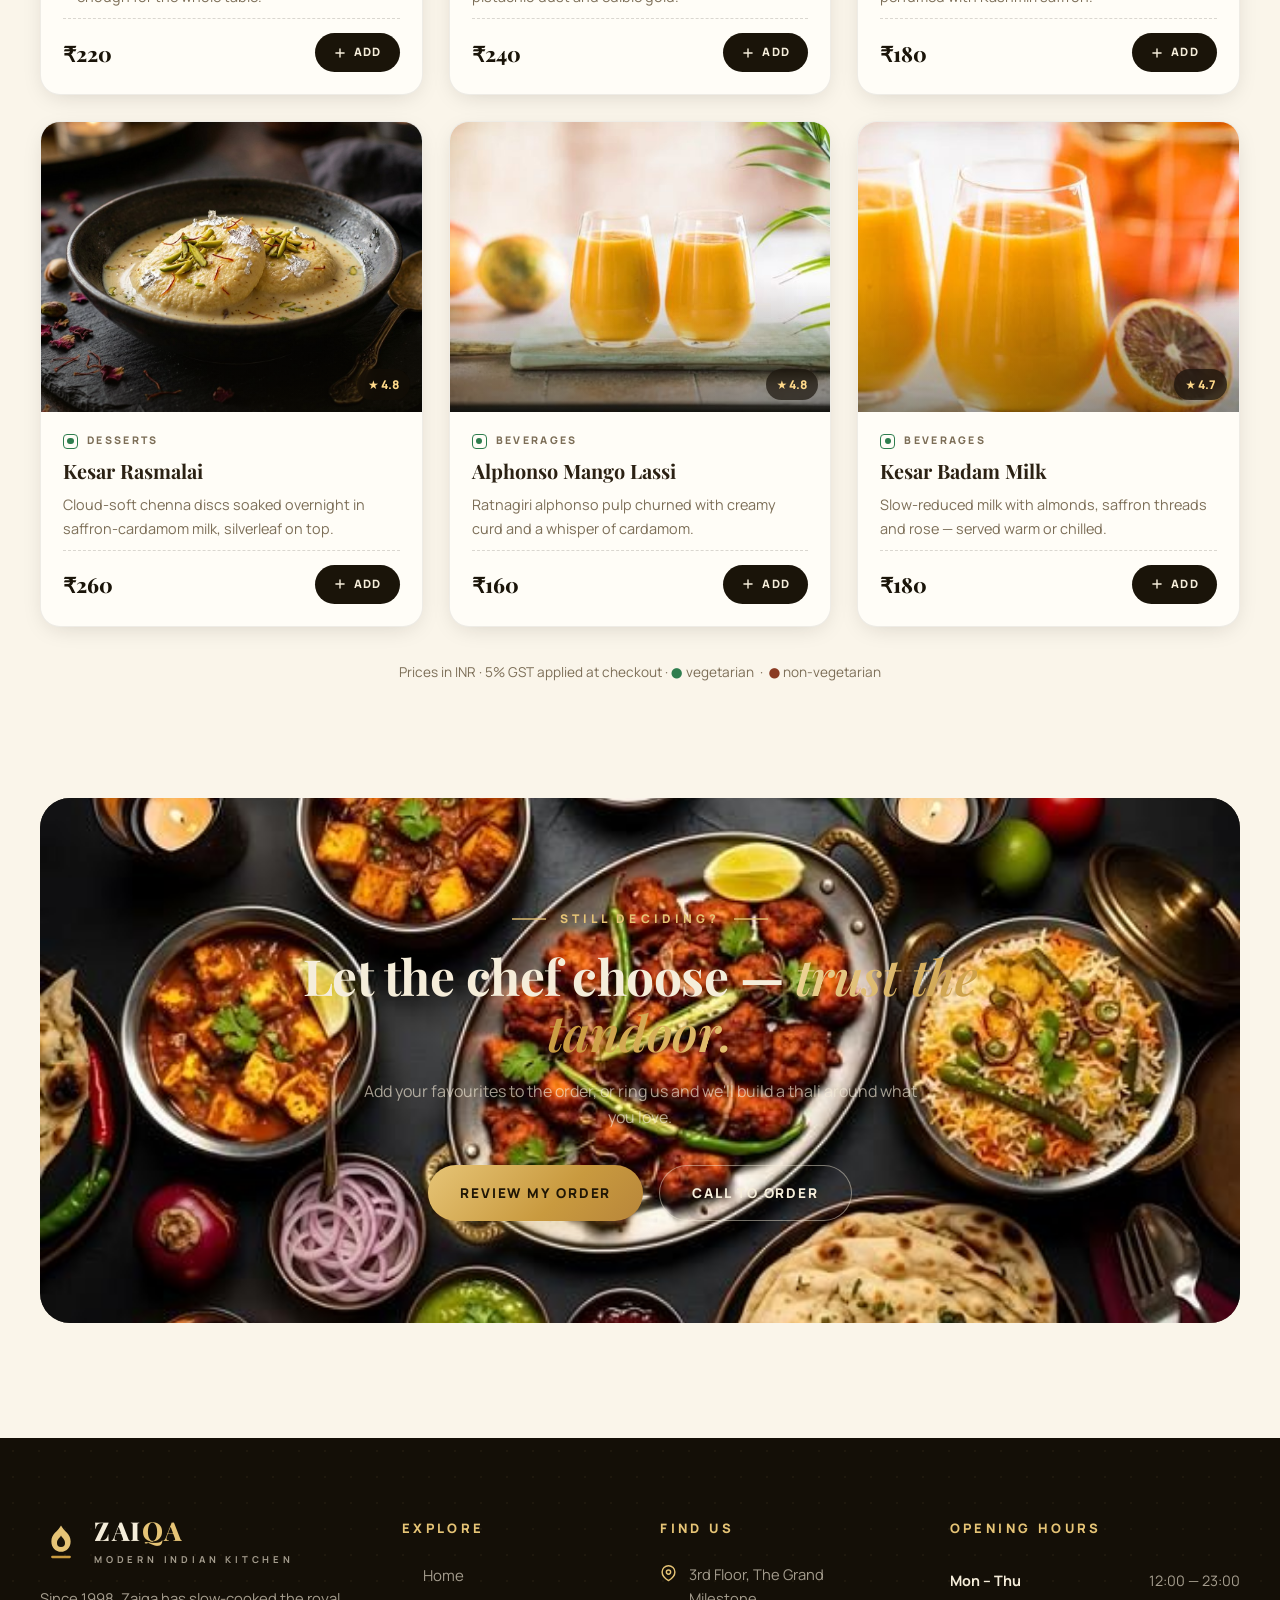
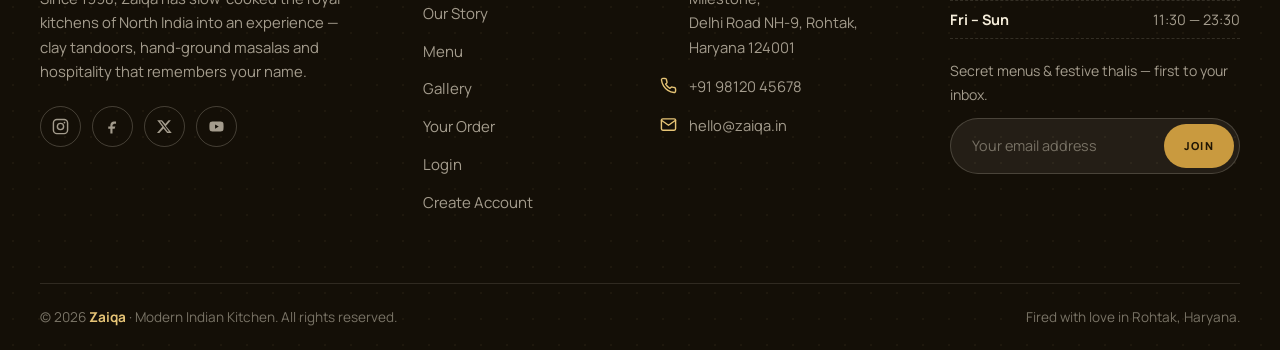
<file: menu.html>
<!DOCTYPE html>
<html lang="en">
<head>
<meta charset="UTF-8">
<meta name="viewport" content="width=device-width, initial-scale=1.0">
<title>Menu · Zaiqa — Modern Indian Kitchen, Rohtak</title>
<meta name="description" content="Explore Zaiqa's full menu — starters from the tandoor, 48-hour mains, tandoori breads, royal desserts and hand-churned beverages. Order online.">
<link rel="icon" href="data:image/svg+xml,%3Csvg xmlns='http://www.w3.org/2000/svg' viewBox='0 0 48 48'%3E%3Crect width='48' height='48' rx='12' fill='%231a1409'/%3E%3Cpath d='M24 8c3 6 9.5 8 9.5 15.5 0 6-4.4 10-9.5 10s-9.5-4-9.5-10C14.5 16 21 14 24 8z' fill='%23c99a3f'/%3E%3C/svg%3E">
<link rel="stylesheet" href="assets/fonts/fonts.css">
<link rel="stylesheet" href="css/style.css">
</head>
<body>

<!-- ======================= HEADER ======================= -->
<header class="site-header">
  <div class="container header-inner">
    <a href="index.html" class="brand" aria-label="Zaiqa — home">
      <svg class="brand-mark" viewBox="0 0 48 48" fill="none" aria-hidden="true">
        <defs><linearGradient id="lg" x1="12" y1="4" x2="36" y2="34"><stop stop-color="#e6c476"/><stop offset="1" stop-color="#b8863a"/></linearGradient></defs>
        <path d="M24 4c3.5 7 11 9.3 11 18.2C35 29.5 30 34 24 34s-11-4.5-11-11.8C13 13.3 20.5 11 24 4z" fill="url(#lg)"/>
        <path d="M24 15.5c1.5 3.1 4.6 4.3 4.6 8.4a4.6 4.6 0 1 1-9.2 0c0-4.1 3.1-5.3 4.6-8.4z" fill="#1a1409"/>
        <path d="M14 40h20" stroke="#c99a3f" stroke-width="2.6" stroke-linecap="round"/>
      </svg>
      <span><span class="brand-name">ZAI<span>QA</span></span><span class="brand-tag">Modern Indian Kitchen</span></span>
    </a>
    <nav class="main-nav" aria-label="Primary">
      <a href="index.html">Home</a>
      <a href="about.html">About</a>
      <a href="menu.html">Menu</a>
      <a href="gallery.html">Gallery</a>
      <a href="contact.html">Contact</a>
    </nav>
    <div class="header-actions">
      <div class="nav-user" id="navUserSlot"></div>
      <a href="cart.html" class="icon-btn" aria-label="Your order">
        <svg viewBox="0 0 24 24" fill="none" stroke="currentColor" stroke-width="2" stroke-linecap="round" stroke-linejoin="round"><path d="M6 2 3 6v14a2 2 0 0 0 2 2h14a2 2 0 0 0 2-2V6l-3-4z"/><path d="M3 6h18"/><path d="M16 10a4 4 0 0 1-8 0"/></svg>
        <span class="cart-count">0</span>
      </a>
      <button class="hamburger" aria-label="Toggle navigation"><span></span><span></span><span></span></button>
    </div>
  </div>
</header>

<div class="nav-panel">
  <a class="plink" href="index.html"><small>01</small>Home</a>
  <a class="plink" href="about.html"><small>02</small>About</a>
  <a class="plink" href="menu.html"><small>03</small>Menu</a>
  <a class="plink" href="gallery.html"><small>04</small>Gallery</a>
  <a class="plink" href="contact.html"><small>05</small>Contact</a>
  <a class="plink" href="cart.html"><small>06</small>Your Order</a>
  <div class="panel-foot"><span>+91 98120 45678</span><span>·</span><span>hello@zaiqa.in</span></div>
</div>

<!-- ======================= PAGE HERO ======================= -->
<section class="page-hero">
  <div class="ph-bg"><img src="assets/img/biryani.jpg" alt="Hyderabadi dum biryani in a clay handi"></div>
  <div class="container">
    <nav class="crumbs" aria-label="Breadcrumb"><a href="index.html">Home</a><span class="sep">/</span><span class="now">Menu</span></nav>
    <h1 class="page-title">The <em>menu</em></h1>
    <p class="ph-sub">From smoky starters to saffron desserts — every dish leaves the pass the moment it's perfect, never before.</p>
  </div>
</section>

<!-- ======================= TOOLBAR ======================= -->
<div class="menu-toolbar">
  <div class="container mt-row">
    <div class="menu-search">
      <svg viewBox="0 0 24 24" fill="none" stroke="currentColor" stroke-width="2.2" stroke-linecap="round" stroke-linejoin="round"><circle cx="11" cy="11" r="7"/><path d="m21 21-4.3-4.3"/></svg>
      <input type="search" id="menuSearch" placeholder="Search biryani, paneer, phirni…" aria-label="Search menu">
    </div>
    <div class="pills" id="menuPills" role="tablist" aria-label="Menu categories"></div>
    <label class="veg-toggle">
      <input type="checkbox" id="vegOnly">
      <span class="track"></span>Pure&nbsp;Veg
    </label>
  </div>
</div>

<!-- ======================= MENU GRID ======================= -->
<section class="section" style="padding-top:46px">
  <div class="container">
    <p class="menu-count" id="menuCount"></p>
    <div class="menu-grid" id="menuGrid"></div>
    <p style="margin-top:34px; text-align:center; color:var(--muted); font-size:.85rem">
      Prices in INR · 5% GST applied at checkout · <span style="color:var(--leaf); font-weight:700">●</span> vegetarian &nbsp;·&nbsp; <span style="color:#8a3b22; font-weight:700">●</span> non-vegetarian
    </p>
  </div>
</section>

<!-- ======================= CTA ======================= -->
<section class="section" style="padding-top:0">
  <div class="container">
    <div class="cta-banner" data-reveal="zoom">
      <img src="assets/img/spread-feast.jpg" alt="" loading="lazy">
      <span class="eyebrow" style="color:var(--gold-lt)">Still deciding?</span>
      <h2 class="sec-title">Let the chef choose — <em>trust the tandoor.</em></h2>
      <p>Add your favourites to the order, or ring us and we'll build a thali around what you love.</p>
      <div class="cta-btns">
        <a href="cart.html" class="btn btn-gold">Review My Order</a>
        <a href="tel:+919812045678" class="btn btn-ghost-light">Call to Order</a>
      </div>
    </div>
  </div>
</section>

<!-- ======================= FOOTER ======================= -->
<footer class="site-footer">
  <div class="container">
    <div class="footer-grid">
      <div class="footer-brand">
        <a href="index.html" class="brand" aria-label="Zaiqa — home">
          <svg class="brand-mark" viewBox="0 0 48 48" fill="none" aria-hidden="true">
            <path d="M24 4c3.5 7 11 9.3 11 18.2C35 29.5 30 34 24 34s-11-4.5-11-11.8C13 13.3 20.5 11 24 4z" fill="url(#lg)"/>
            <path d="M24 15.5c1.5 3.1 4.6 4.3 4.6 8.4a4.6 4.6 0 1 1-9.2 0c0-4.1 3.1-5.3 4.6-8.4z" fill="#1a1409"/>
            <path d="M14 40h20" stroke="#c99a3f" stroke-width="2.6" stroke-linecap="round"/>
          </svg>
          <span><span class="brand-name">ZAI<span>QA</span></span><span class="brand-tag">Modern Indian Kitchen</span></span>
        </a>
        <p>Since 1998, Zaiqa has slow-cooked the royal kitchens of North India into an experience — clay tandoors, hand-ground masalas and hospitality that remembers your name.</p>
        <div class="socials">
          <a href="#!" aria-label="Instagram"><svg viewBox="0 0 24 24" fill="none" stroke="currentColor" stroke-width="2" stroke-linecap="round" stroke-linejoin="round"><rect x="2" y="2" width="20" height="20" rx="5"/><circle cx="12" cy="12" r="4.4"/><circle cx="17.6" cy="6.4" r="1.2" fill="currentColor" stroke="none"/></svg></a>
          <a href="#!" aria-label="Facebook"><svg viewBox="0 0 24 24" fill="currentColor"><path d="M14 8h3V5h-3c-2.8 0-5 2.2-5 5v2H6v3h3v7h3v-7h3l1-3h-4v-2c0-.6.4-1 1-1z"/></svg></a>
          <a href="#!" aria-label="X (Twitter)"><svg viewBox="0 0 24 24" fill="currentColor"><path d="M17.7 3H21l-7.1 8.2L22.3 21h-6.6l-5.1-6.1L4.7 21H1.4l7.6-8.7L1.7 3h6.8l4.6 5.6L17.7 3zm-1.2 16h1.8L7.6 4.9H5.6L16.5 19z"/></svg></a>
          <a href="#!" aria-label="YouTube"><svg viewBox="0 0 24 24" fill="currentColor"><path d="M22 12s0-3.3-.4-4.8c-.2-.9-.9-1.6-1.8-1.8C18.3 5 12 5 12 5s-6.3 0-7.8.4c-.9.2-1.6.9-1.8 1.8C2 8.7 2 12 2 12s0 3.3.4 4.8c.2.9.9 1.6 1.8 1.8 1.5.4 7.8.4 7.8.4s6.3 0 7.8-.4c.9-.2 1.6-.9 1.8-1.8.4-1.5.4-4.8.4-4.8zM10 9l5.2 3L10 15V9z"/></svg></a>
        </div>
      </div>
      <div>
        <h4 class="footer-title">Explore</h4>
        <ul class="footer-links">
          <li><a href="index.html">Home</a></li>
          <li><a href="about.html">Our Story</a></li>
          <li><a href="menu.html">Menu</a></li>
          <li><a href="gallery.html">Gallery</a></li>
          <li><a href="cart.html">Your Order</a></li>
          <li><a href="login.html">Login</a></li>
          <li><a href="register.html">Create Account</a></li>
        </ul>
      </div>
      <div>
        <h4 class="footer-title">Find Us</h4>
        <ul class="footer-contact">
          <li><svg viewBox="0 0 24 24" fill="none" stroke="currentColor" stroke-width="2" stroke-linecap="round" stroke-linejoin="round"><path d="M21 10c0 7-9 12-9 12S3 17 3 10a9 9 0 0 1 18 0z"/><circle cx="12" cy="10" r="3"/></svg><span>3rd Floor, The Grand Milestone,<br>Delhi Road NH-9, Rohtak,<br>Haryana 124001</span></li>
          <li><svg viewBox="0 0 24 24" fill="none" stroke="currentColor" stroke-width="2" stroke-linecap="round" stroke-linejoin="round"><path d="M22 16.9v3a2 2 0 0 1-2.2 2 19.8 19.8 0 0 1-8.6-3.1 19.5 19.5 0 0 1-6-6A19.8 19.8 0 0 1 2.1 4.2 2 2 0 0 1 4.1 2h3a2 2 0 0 1 2 1.7c.1 1 .4 2 .7 2.9a2 2 0 0 1-.5 2.1L8 10a16 16 0 0 0 6 6l1.3-1.3a2 2 0 0 1 2.1-.5c.9.3 1.9.6 2.9.7a2 2 0 0 1 1.7 2z"/></svg><a href="tel:+919812045678">+91 98120 45678</a></li>
          <li><svg viewBox="0 0 24 24" fill="none" stroke="currentColor" stroke-width="2" stroke-linecap="round" stroke-linejoin="round"><path d="M4 4h16a2 2 0 0 1 2 2v12a2 2 0 0 1-2 2H4a2 2 0 0 1-2-2V6a2 2 0 0 1 2-2z"/><path d="m22 6-10 7L2 6"/></svg><a href="mailto:hello@zaiqa.in">hello@zaiqa.in</a></li>
        </ul>
      </div>
      <div>
        <h4 class="footer-title">Opening Hours</h4>
        <div class="hours-line"><b>Mon – Thu</b><span>12:00 — 23:00</span></div>
        <div class="hours-line"><b>Fri – Sun</b><span>11:30 — 23:30</span></div>
        <div class="news-box">
          <p>Secret menus & festive thalis — first to your inbox.</p>
          <form class="news-form" id="newsForm" novalidate>
            <input type="email" placeholder="Your email address" aria-label="Email address">
            <button type="submit">Join</button>
          </form>
        </div>
      </div>
    </div>
    <div class="footer-bottom">
      <span>© <span class="js-year">2026</span> <b>Zaiqa</b> · Modern Indian Kitchen. All rights reserved.</span>
      <span>Fired with love in Rohtak, Haryana.</span>
    </div>
  </div>
</footer>

<script src="js/data.js"></script>
<script src="js/main.js"></script>
<script src="js/menu.js"></script>
</body>
</html>
</file>
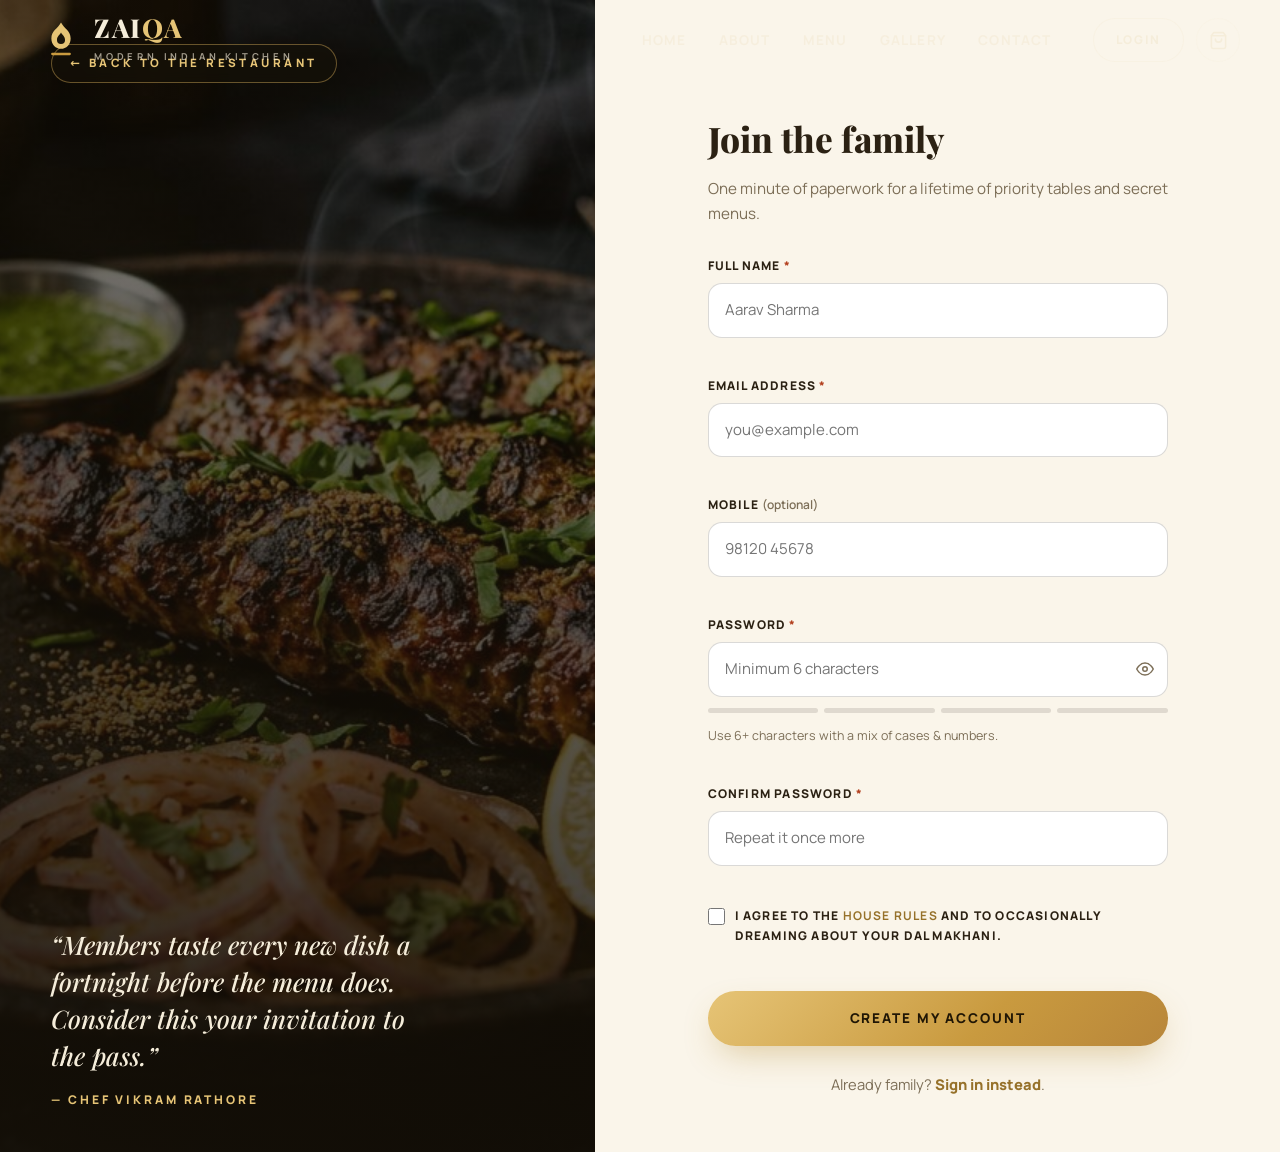
<file: register.html>
<!DOCTYPE html>
<html lang="en">
<head>
<meta charset="UTF-8">
<meta name="viewport" content="width=device-width, initial-scale=1.0">
<title>Create Account · Zaiqa — Modern Indian Kitchen</title>
<meta name="description" content="Join the Zaiqa family — faster bookings, saved favourites and members-only thalis.">
<link rel="icon" href="data:image/svg+xml,%3Csvg xmlns='http://www.w3.org/2000/svg' viewBox='0 0 48 48'%3E%3Crect width='48' height='48' rx='12' fill='%231a1409'/%3E%3Cpath d='M24 8c3 6 9.5 8 9.5 15.5 0 6-4.4 10-9.5 10s-9.5-4-9.5-10C14.5 16 21 14 24 8z' fill='%23c99a3f'/%3E%3C/svg%3E">
<link rel="stylesheet" href="assets/fonts/fonts.css">
<link rel="stylesheet" href="css/style.css">
</head>
<body>

<header class="site-header">
  <div class="container header-inner">
    <a href="index.html" class="brand" aria-label="Zaiqa — home">
      <svg class="brand-mark" viewBox="0 0 48 48" fill="none" aria-hidden="true">
        <defs><linearGradient id="lg" x1="12" y1="4" x2="36" y2="34"><stop stop-color="#e6c476"/><stop offset="1" stop-color="#b8863a"/></linearGradient></defs>
        <path d="M24 4c3.5 7 11 9.3 11 18.2C35 29.5 30 34 24 34s-11-4.5-11-11.8C13 13.3 20.5 11 24 4z" fill="url(#lg)"/>
        <path d="M24 15.5c1.5 3.1 4.6 4.3 4.6 8.4a4.6 4.6 0 1 1-9.2 0c0-4.1 3.1-5.3 4.6-8.4z" fill="#1a1409"/>
        <path d="M14 40h20" stroke="#c99a3f" stroke-width="2.6" stroke-linecap="round"/>
      </svg>
      <span><span class="brand-name">ZAI<span>QA</span></span><span class="brand-tag">Modern Indian Kitchen</span></span>
    </a>
    <nav class="main-nav" aria-label="Primary">
      <a href="index.html">Home</a>
      <a href="about.html">About</a>
      <a href="menu.html">Menu</a>
      <a href="gallery.html">Gallery</a>
      <a href="contact.html">Contact</a>
    </nav>
    <div class="header-actions">
      <div class="nav-user" id="navUserSlot"></div>
      <a href="cart.html" class="icon-btn" aria-label="Your order">
        <svg viewBox="0 0 24 24" fill="none" stroke="currentColor" stroke-width="2" stroke-linecap="round" stroke-linejoin="round"><path d="M6 2 3 6v14a2 2 0 0 0 2 2h14a2 2 0 0 0 2-2V6l-3-4z"/><path d="M3 6h18"/><path d="M16 10a4 4 0 0 1-8 0"/></svg>
        <span class="cart-count">0</span>
      </a>
      <button class="hamburger" aria-label="Toggle navigation"><span></span><span></span><span></span></button>
    </div>
  </div>
</header>

<div class="nav-panel">
  <a class="plink" href="index.html"><small>01</small>Home</a>
  <a class="plink" href="about.html"><small>02</small>About</a>
  <a class="plink" href="menu.html"><small>03</small>Menu</a>
  <a class="plink" href="gallery.html"><small>04</small>Gallery</a>
  <a class="plink" href="contact.html"><small>05</small>Contact</a>
  <a class="plink" href="cart.html"><small>06</small>Your Order</a>
  <div class="panel-foot"><span>+91 98120 45678</span><span>·</span><span>hello@zaiqa.in</span></div>
</div>

<main class="auth-wrap">
  <aside class="auth-side">
    <div class="as-bg"><img src="assets/img/seekh-kebab.jpg" alt=""></div>
    <a href="index.html" class="hero-eyebrow" style="width:max-content">← Back to the restaurant</a>
    <blockquote class="auth-quote">
      “Members taste every new dish a fortnight before the menu does. Consider this your invitation to the pass.”
      <span>— Chef Vikram Rathore</span>
    </blockquote>
  </aside>

  <section class="auth-main">
    <div class="auth-card">
      <h1>Join the family</h1>
      <p class="a-sub">One minute of paperwork for a lifetime of priority tables and secret menus.</p>

      <form id="regForm" novalidate>
        <div class="field" style="margin-bottom:16px">
          <label for="rName">Full name <i>*</i></label>
          <input id="rName" type="text" placeholder="Aarav Sharma" autocomplete="name">
          <span class="f-msg"></span>
        </div>
        <div class="field" style="margin-bottom:16px">
          <label for="rEmail">Email address <i>*</i></label>
          <input id="rEmail" type="email" placeholder="you@example.com" autocomplete="email">
          <span class="f-msg"></span>
        </div>
        <div class="field" style="margin-bottom:16px">
          <label for="rPhone">Mobile <span style="text-transform:none; letter-spacing:0; color:var(--muted); font-weight:600">(optional)</span></label>
          <input id="rPhone" type="tel" placeholder="98120 45678" autocomplete="tel">
          <span class="f-msg"></span>
        </div>
        <div class="field" style="margin-bottom:16px">
          <label for="rPass">Password <i>*</i></label>
          <div class="pw-wrap">
            <input id="rPass" type="password" placeholder="Minimum 6 characters" autocomplete="new-password">
            <button type="button" class="pw-eye" aria-label="Show password">
              <svg viewBox="0 0 24 24" fill="none" stroke="currentColor" stroke-width="2" stroke-linecap="round" stroke-linejoin="round"><path d="M1 12s4-8 11-8 11 8 11 8-4 8-11 8-11-8-11-8z"/><circle cx="12" cy="12" r="3"/></svg>
            </button>
          </div>
          <div class="strength" id="pwBars"><i></i><i></i><i></i><i></i></div>
          <small id="pwHint" style="font-size:.78rem; color:var(--muted); margin-top:6px">Use 6+ characters with a mix of cases & numbers.</small>
          <span class="f-msg"></span>
        </div>
        <div class="field" style="margin-bottom:18px">
          <label for="rPass2">Confirm password <i>*</i></label>
          <input id="rPass2" type="password" placeholder="Repeat it once more" autocomplete="new-password">
          <span class="f-msg"></span>
        </div>
        <div class="field" style="margin-bottom:24px">
          <label class="check-row" for="rTerms">
            <input id="rTerms" type="checkbox">
            <span>I agree to the <a href="#!">house rules</a> and to occasionally dreaming about your dal makhani.</span>
          </label>
          <span class="f-msg"></span>
        </div>
        <button class="btn btn-gold btn-block" type="submit">Create my account</button>
      </form>

      <p class="auth-switch">Already family? <a href="login.html">Sign in instead</a>.</p>
    </div>
  </section>
</main>

<script src="js/data.js"></script>
<script src="js/main.js"></script>
<script src="js/auth.js"></script>
</body>
</html>
</file>
<file: assets/fonts/fonts.css>
@font-face{font-family:'Manrope';font-style:normal;font-weight:400;font-display:swap;src:url('Manrope-400.woff2') format('woff2');}
@font-face{font-family:'Manrope';font-style:normal;font-weight:500;font-display:swap;src:url('Manrope-500.woff2') format('woff2');}
@font-face{font-family:'Manrope';font-style:normal;font-weight:600;font-display:swap;src:url('Manrope-600.woff2') format('woff2');}
@font-face{font-family:'Manrope';font-style:normal;font-weight:700;font-display:swap;src:url('Manrope-700.woff2') format('woff2');}
@font-face{font-family:'Manrope';font-style:normal;font-weight:800;font-display:swap;src:url('Manrope-800.woff2') format('woff2');}
@font-face{font-family:'Playfair Display';font-style:italic;font-weight:500;font-display:swap;src:url('PlayfairDisplay-500i.woff2') format('woff2');}
@font-face{font-family:'Playfair Display';font-style:italic;font-weight:600;font-display:swap;src:url('PlayfairDisplay-600i.woff2') format('woff2');}
@font-face{font-family:'Playfair Display';font-style:italic;font-weight:700;font-display:swap;src:url('PlayfairDisplay-700i.woff2') format('woff2');}
@font-face{font-family:'Playfair Display';font-style:normal;font-weight:500;font-display:swap;src:url('PlayfairDisplay-500.woff2') format('woff2');}
@font-face{font-family:'Playfair Display';font-style:normal;font-weight:600;font-display:swap;src:url('PlayfairDisplay-600.woff2') format('woff2');}
@font-face{font-family:'Playfair Display';font-style:normal;font-weight:700;font-display:swap;src:url('PlayfairDisplay-700.woff2') format('woff2');}
@font-face{font-family:'Playfair Display';font-style:normal;font-weight:800;font-display:swap;src:url('PlayfairDisplay-800.woff2') format('woff2');}
</file>
<file: css/style.css>
/* ==========================================================================
   ZAIQA — Modern Indian Kitchen · Design System
   Palette : warm ink / ivory cream / antique gold / chilli
   Type    : Playfair Display (display) · Manrope (body)
   ========================================================================== */

:root{
  --ink:      #1a1409;
  --ink-2:    #241c0e;
  --ink-3:    #302513;
  --paper:    #faf5ea;
  --paper-2:  #f3ecdb;
  --card:     #fffdf7;
  --gold:     #c99a3f;
  --gold-lt:  #e6c476;
  --gold-dp:  #96712a;
  --chili:    #b3401f;
  --chili-2:  #d96a3b;
  --leaf:     #2e7d4e;
  --text:     #2b2113;
  --muted:    #7c6e57;
  --cream:    #f5edda;
  --cream-mut:rgba(245,237,218,.64);
  --line:     rgba(26,20,9,.13);
  --line-2:   rgba(209,168,90,.28);
  --shadow-1: 0 6px 24px -8px rgba(26,20,9,.18);
  --shadow-2: 0 26px 60px -22px rgba(26,20,9,.35);
  --shadow-gold: 0 14px 34px -10px rgba(180,140,50,.45);
  --r-lg: 24px; --r-md: 18px; --r-sm: 12px;
  --font-d: 'Playfair Display', Georgia, 'Times New Roman', serif;
  --font-b: 'Manrope', 'Segoe UI', system-ui, -apple-system, sans-serif;
  --ease: cubic-bezier(.22,.68,.24,1);
  --header-h: 80px;
}

*,*::before,*::after{ box-sizing:border-box; margin:0; padding:0; }
html{ scroll-behavior:smooth; }
body{
  font-family:var(--font-b);
  background:var(--paper);
  color:var(--text);
  line-height:1.65;
  font-size:16px;
  -webkit-font-smoothing:antialiased;
  overflow-x:hidden;
}
img{ display:block; max-width:100%; }
a{ color:inherit; text-decoration:none; }
ul{ list-style:none; }
button{ font:inherit; cursor:pointer; background:none; border:none; color:inherit; }
input,select,textarea{ font:inherit; color:inherit; }
::selection{ background:var(--gold); color:var(--ink); }
body.no-scroll{ overflow:hidden; }

/* scrollbar */
::-webkit-scrollbar{ width:11px; }
::-webkit-scrollbar-track{ background:var(--paper-2); }
::-webkit-scrollbar-thumb{ background:#c7b58f; border-radius:8px; border:3px solid var(--paper-2); }
::-webkit-scrollbar-thumb:hover{ background:var(--gold-dp); }

.container{ width:min(1200px, 100% - 48px); margin-inline:auto; }
.section{ padding:clamp(72px, 9vw, 118px) 0; position:relative; }
.section-dark{ background:var(--ink); color:var(--cream); }
.section-dark::before{
  content:""; position:absolute; inset:0; pointer-events:none;
  background-image:radial-gradient(rgba(230,196,118,.055) 1px, transparent 1.4px);
  background-size:26px 26px;
}
.section-tint{ background:var(--paper-2); }
.section-dark > .container{ position:relative; z-index:1; }

/* ---------- typography helpers ---------- */
.sec-head{ text-align:center; max-width:720px; margin:0 auto clamp(44px,5vw,64px); }
.sec-head.left{ text-align:left; margin-inline:0; }
.eyebrow{
  display:inline-flex; align-items:center; gap:14px;
  font-size:12px; font-weight:800; letter-spacing:.34em; text-transform:uppercase;
  color:var(--gold-dp); margin-bottom:18px;
}
.section-dark .eyebrow{ color:var(--gold-lt); }
.eyebrow::before,.eyebrow::after{ content:""; width:34px; height:1.5px; background:currentColor; opacity:.7; }
.sec-head.left .eyebrow::before{ display:none; }
.sec-title{
  font-family:var(--font-d); font-weight:700;
  font-size:clamp(2rem, 4.4vw, 3.1rem); line-height:1.14; letter-spacing:-.01em;
}
.sec-title em, .hero-title em, h1 em{
  font-style:italic; font-weight:600;
  background:linear-gradient(115deg,#efd79b, #c99a3f 55%, #e6c476);
  -webkit-background-clip:text; background-clip:text; -webkit-text-fill-color:transparent;
}
.sec-sub{ margin-top:16px; color:var(--muted); font-size:1.05rem; }
.section-dark .sec-sub{ color:var(--cream-mut); }

/* ---------- buttons ---------- */
.btn{
  display:inline-flex; align-items:center; justify-content:center; gap:10px;
  padding:16px 32px; border-radius:999px;
  font-size:13.5px; font-weight:800; letter-spacing:.14em; text-transform:uppercase;
  transition:transform .35s var(--ease), box-shadow .35s var(--ease), background .3s, color .3s, border-color .3s;
  white-space:nowrap; user-select:none;
}
.btn svg{ width:17px; height:17px; flex:none; }
.btn-gold{
  background:linear-gradient(135deg, var(--gold-lt), var(--gold) 60%, #b8863a);
  color:#201605; box-shadow:var(--shadow-gold);
}
.btn-gold:hover{ transform:translateY(-3px); box-shadow:0 22px 44px -12px rgba(180,140,50,.6); }
.btn-ghost-light{ border:1.5px solid rgba(245,237,218,.45); color:var(--cream); background:rgba(245,237,218,.02); }
.btn-ghost-light:hover{ background:var(--cream); color:var(--ink); transform:translateY(-3px); }
.btn-ghost-dark{ border:1.5px solid rgba(26,20,9,.35); color:var(--ink); }
.btn-ghost-dark:hover{ background:var(--ink); color:var(--cream); transform:translateY(-3px); }
.btn-sm{ padding:11px 22px; font-size:12px; }
.btn-block{ width:100%; }
.btn:active{ transform:translateY(-1px) scale(.98); }
.btn[disabled]{ opacity:.55; pointer-events:none; }

/* ---------- header ---------- */
.site-header{
  position:fixed; inset:0 0 auto 0; z-index:100;
  transition:background .45s, box-shadow .45s, border-color .45s;
  border-bottom:1px solid transparent;
}
.site-header .header-inner{
  height:var(--header-h); display:flex; align-items:center; gap:28px;
  transition:height .35s var(--ease);
}
.site-header.scrolled{
  background:rgba(22,17,8,.9);
  -webkit-backdrop-filter:blur(14px); backdrop-filter:blur(14px);
  border-bottom-color:rgba(209,168,90,.22);
  box-shadow:0 12px 40px -18px rgba(0,0,0,.55);
}
.site-header.scrolled .header-inner{ height:66px; }

.brand{ display:flex; align-items:center; gap:12px; color:var(--cream); margin-right:auto; }
.brand-mark{ width:42px; height:42px; flex:none; }
.brand-name{ font-family:var(--font-d); font-size:26px; font-weight:800; letter-spacing:.06em; line-height:1; }
.brand-name span{ color:var(--gold-lt); }
.brand-tag{ display:block; font-family:var(--font-b); font-size:9.5px; font-weight:700; letter-spacing:.4em; text-transform:uppercase; color:var(--cream-mut); margin-top:3px; }

.main-nav{ display:flex; align-items:center; gap:6px; }
.main-nav a{
  position:relative; padding:10px 13px; color:rgba(245,237,218,.82);
  font-size:13.5px; font-weight:700; letter-spacing:.09em; text-transform:uppercase;
  transition:color .3s;
}
.main-nav a::after{
  content:""; position:absolute; left:13px; right:13px; bottom:4px; height:2px; border-radius:2px;
  background:linear-gradient(90deg,var(--gold-lt),var(--gold)); transform:scaleX(0); transform-origin:left;
  transition:transform .35s var(--ease);
}
.main-nav a:hover{ color:var(--cream); }
.main-nav a:hover::after, .main-nav a.active::after{ transform:scaleX(1); }
.main-nav a.active{ color:var(--gold-lt); }

.header-actions{ display:flex; align-items:center; gap:12px; }
.nav-user{ display:flex; align-items:center; gap:10px; }
.nav-user .hello{
  font-size:13px; font-weight:800; color:var(--cream);
  padding:9px 16px; border:1px solid rgba(209,168,90,.4); border-radius:999px;
  background:rgba(209,168,90,.1);
}
.icon-btn{
  position:relative; width:44px; height:44px; border-radius:50%;
  display:grid; place-items:center; color:var(--cream);
  border:1px solid rgba(245,237,218,.25); transition:.3s;
}
.icon-btn:hover{ border-color:var(--gold); background:rgba(209,168,90,.14); transform:translateY(-2px); }
.icon-btn svg{ width:19px; height:19px; }
.cart-count{
  position:absolute; top:-5px; right:-6px; min-width:20px; height:20px; padding:0 5px;
  border-radius:999px; background:var(--chili); color:#fff;
  font-size:11px; font-weight:800; display:grid; place-items:center;
  border:2px solid #181108; transform:scale(0); transition:transform .3s var(--ease);
}
.cart-count.show{ transform:scale(1); }
.cart-count.pop{ animation:pop .4s var(--ease); }
@keyframes pop{ 50%{ transform:scale(1.45); } }

.hamburger{ display:none; width:44px; height:44px; border-radius:50%; border:1px solid rgba(245,237,218,.25); position:relative; z-index:110; }
.hamburger span{ position:absolute; left:12px; right:12px; height:2px; background:var(--cream); border-radius:2px; transition:.35s var(--ease); }
.hamburger span:nth-child(1){ top:15px; } .hamburger span:nth-child(2){ top:21px; } .hamburger span:nth-child(3){ top:27px; }
body.menu-open .hamburger span:nth-child(1){ top:21px; transform:rotate(45deg); }
body.menu-open .hamburger span:nth-child(2){ opacity:0; }
body.menu-open .hamburger span:nth-child(3){ top:21px; transform:rotate(-45deg); }

.nav-panel{
  position:fixed; inset:0; z-index:105; background:linear-gradient(160deg,#1a1409, #251b0c 70%, #1a1409);
  display:flex; flex-direction:column; justify-content:center; padding:100px 8vw 48px;
  clip-path:circle(0 at calc(100% - 60px) 40px); transition:clip-path .65s var(--ease);
  visibility:hidden;
}
body.menu-open .nav-panel{ clip-path:circle(150% at calc(100% - 60px) 40px); visibility:visible; }
.nav-panel a.plink{
  font-family:var(--font-d); font-size:clamp(2rem,7vw,3.2rem); font-weight:700; color:var(--cream);
  padding:8px 0; display:flex; align-items:baseline; gap:18px;
  opacity:0; transform:translateY(26px); transition:.5s var(--ease);
}
.nav-panel a.plink small{ font-family:var(--font-b); font-size:12px; color:var(--gold-lt); letter-spacing:.2em; }
.nav-panel a.plink:hover, .nav-panel a.plink.active{ color:var(--gold-lt); padding-left:12px; }
body.menu-open .nav-panel a.plink{ opacity:1; transform:none; }
.nav-panel .panel-foot{ margin-top:36px; color:var(--cream-mut); font-size:14px; display:flex; gap:24px; flex-wrap:wrap; }

/* ---------- hero (home) ---------- */
.hero{ min-height:100svh; display:flex; align-items:center; position:relative; overflow:hidden; color:var(--cream); background:var(--ink); }
.hero-bg{ position:absolute; inset:0; }
.hero-bg img{ width:100%; height:100%; object-fit:cover; transform-origin:center; animation:kenburns 22s ease-in-out infinite alternate; }
@keyframes kenburns{ from{ transform:scale(1) } to{ transform:scale(1.14) translate(-1.5%, -1%) } }
.hero-bg::after{
  content:""; position:absolute; inset:0;
  background:
    radial-gradient(58% 46% at 24% 44%, rgba(180,130,40,.16), transparent 60%),
    linear-gradient(180deg, rgba(20,15,7,.78) 0%, rgba(20,15,7,.52) 42%, rgba(20,15,7,.94) 100%);
}
.hero-inner{ position:relative; z-index:2; padding:150px 0 130px; width:100%; }
.hero-eyebrow{
  display:inline-flex; align-items:center; gap:12px; padding:9px 18px; border-radius:999px;
  border:1px solid rgba(209,168,90,.45); background:rgba(26,20,9,.45); -webkit-backdrop-filter:blur(6px); backdrop-filter:blur(6px);
  font-size:11.5px; font-weight:800; letter-spacing:.3em; text-transform:uppercase; color:var(--gold-lt);
}
.hero-title{
  font-family:var(--font-d); font-weight:800; line-height:1.04; letter-spacing:-.015em;
  font-size:clamp(2.9rem, 7.4vw, 5.6rem); margin:26px 0 22px; max-width:13ch;
}
.hero-sub{ max-width:560px; font-size:clamp(1rem, 1.4vw, 1.15rem); color:var(--cream-mut); }
.hero-cta{ display:flex; flex-wrap:wrap; gap:16px; margin-top:38px; }
.hero-stats{
  display:flex; flex-wrap:wrap; gap:clamp(24px,4vw,64px); margin-top:clamp(44px,6vw,72px);
  padding-top:30px; border-top:1px solid rgba(245,237,218,.18); max-width:760px;
}
.hero-stats .stat b{ display:block; font-family:var(--font-d); font-size:clamp(1.7rem,3vw,2.4rem); font-weight:700; color:var(--gold-lt); line-height:1.1; }
.hero-stats .stat span{ font-size:11.5px; font-weight:700; letter-spacing:.22em; text-transform:uppercase; color:var(--cream-mut); }

.hero-card{
  position:absolute; z-index:3; right:4vw; bottom:120px; width:300px;
  display:flex; gap:14px; padding:14px; border-radius:20px;
  background:rgba(28,21,10,.72); border:1px solid rgba(209,168,90,.35);
  -webkit-backdrop-filter:blur(14px); backdrop-filter:blur(14px);
  box-shadow:var(--shadow-2); animation:floaty 6s ease-in-out infinite;
}
.hero-card img{ width:74px; height:74px; border-radius:14px; object-fit:cover; }
.hero-card .hc-cat{ font-size:10px; letter-spacing:.26em; font-weight:800; color:var(--gold-lt); text-transform:uppercase; }
.hero-card .hc-name{ font-family:var(--font-d); font-size:16.5px; font-weight:700; line-height:1.25; margin:3px 0 6px; }
.hero-card .hc-row{ display:flex; align-items:center; justify-content:space-between; }
.hero-card .hc-price{ font-weight:800; color:var(--gold-lt); }
.hc-add{
  font-size:11px; font-weight:800; letter-spacing:.1em; text-transform:uppercase;
  background:var(--gold); color:#201605; padding:7px 14px; border-radius:999px; transition:.3s;
}
.hc-add:hover{ background:var(--gold-lt); }
@keyframes floaty{ 0%,100%{ transform:translateY(0) } 50%{ transform:translateY(-14px) } }

.spin-badge{ position:absolute; z-index:3; top:150px; right:6vw; width:132px; height:132px; }
.spin-badge svg{ width:100%; height:100%; animation:spin 16s linear infinite; }
.spin-badge .center{
  position:absolute; inset:0; display:grid; place-items:center; font-size:22px; color:var(--gold-lt);
}
@keyframes spin{ to{ transform:rotate(360deg) } }

.scroll-cue{
  position:absolute; z-index:3; left:50%; bottom:26px; transform:translateX(-50%);
  display:flex; flex-direction:column; align-items:center; gap:8px;
  font-size:10px; letter-spacing:.4em; text-transform:uppercase; color:var(--cream-mut);
}
.scroll-cue::after{ content:""; width:1.5px; height:44px; background:linear-gradient(var(--gold-lt), transparent); animation:cue 1.8s ease-in-out infinite; }
@keyframes cue{ 0%{ transform:scaleY(0); transform-origin:top } 45%{ transform:scaleY(1); transform-origin:top } 55%{ transform:scaleY(1); transform-origin:bottom } 100%{ transform:scaleY(0); transform-origin:bottom } }

/* ---------- marquee ---------- */
.marquee{
  background:linear-gradient(90deg, #dca94b, #c99a3f 50%, #d9a848);
  color:#241a08; overflow:hidden; padding:15px 0; position:relative;
  -webkit-mask-image:linear-gradient(90deg, transparent, #000 4%, #000 96%, transparent);
  mask-image:linear-gradient(90deg, transparent, #000 4%, #000 96%, transparent);
}
.marquee-track{ display:flex; gap:56px; width:max-content; animation:marquee 26s linear infinite; }
.marquee:hover .marquee-track{ animation-play-state:paused; }
.marquee-track span{
  font-family:var(--font-d); font-style:italic; font-weight:600; font-size:19px; white-space:nowrap;
  display:flex; align-items:center; gap:56px;
}
.marquee-track span::after{ content:"✦"; font-style:normal; font-size:13px; opacity:.75; }
@keyframes marquee{ to{ transform:translateX(-50%) } }

/* ---------- about teaser ---------- */
.teaser{ display:grid; grid-template-columns:1.02fr 1fr; gap:clamp(40px,6vw,90px); align-items:center; }
.teaser-media{ position:relative; padding:0 0 54px 0; }
.teaser-media .img-a{ width:82%; border-radius:var(--r-lg); box-shadow:var(--shadow-2); }
.teaser-media .img-b{
  position:absolute; right:0; bottom:0; width:52%; border-radius:var(--r-lg);
  border:7px solid var(--paper); box-shadow:var(--shadow-2);
}
.exp-badge{
  position:absolute; top:-30px; left:-16px; width:126px; height:126px; border-radius:50%;
  background:linear-gradient(140deg,#dcab52,#b8863a); color:#201605;
  display:grid; place-items:center; text-align:center; line-height:1.25;
  font-size:12.5px; font-weight:800; letter-spacing:.06em; text-transform:uppercase;
  box-shadow:var(--shadow-gold); border:5px solid var(--paper); z-index:2;
}
.exp-badge b{ display:block; font-family:var(--font-d); font-size:31px; font-weight:800; }
.teaser-ticks{ display:grid; grid-template-columns:1fr 1fr; gap:14px; margin:28px 0 34px; }
.teaser-ticks li{ display:flex; gap:11px; align-items:flex-start; font-weight:700; font-size:14.5px; }
.tick{ width:22px; height:22px; flex:none; border-radius:50%; background:rgba(46,125,78,.14); color:var(--leaf); display:grid; place-items:center; margin-top:1px; }
.tick svg{ width:12px; height:12px; }
.chef-sign{ display:flex; align-items:center; gap:16px; margin-top:34px; padding-top:26px; border-top:1px dashed rgba(26,20,9,.2); }
.chef-sign img{ width:52px; height:52px; border-radius:50%; object-fit:cover; border:2px solid var(--gold); }
.chef-sign b{ font-family:var(--font-d); font-size:18px; display:block; }
.chef-sign span{ font-size:12px; letter-spacing:.18em; text-transform:uppercase; color:var(--gold-dp); font-weight:700; }

/* ---------- dish cards ---------- */
.dish-grid{ display:grid; grid-template-columns:repeat(4,1fr); gap:24px; }
.dish-card{
  background:var(--card); border-radius:20px; overflow:hidden; position:relative;
  border:1px solid rgba(26,20,9,.07); box-shadow:var(--shadow-1);
  transition:transform .45s var(--ease), box-shadow .45s var(--ease);
  display:flex; flex-direction:column;
}
.dish-card:hover{ transform:translateY(-9px); box-shadow:var(--shadow-2); }
.dish-media{ position:relative; aspect-ratio:4/3.05; overflow:hidden; }
.dish-media img{ width:100%; height:100%; object-fit:cover; transition:transform .8s var(--ease); }
.dish-card:hover .dish-media img{ transform:scale(1.09); }
.dish-media::after{ content:""; position:absolute; inset:0; background:linear-gradient(180deg, transparent 55%, rgba(20,15,7,.42)); }
.dish-badges{ position:absolute; top:12px; left:12px; display:flex; gap:8px; z-index:2; }
.dish-tag{
  font-size:10px; font-weight:800; letter-spacing:.14em; text-transform:uppercase;
  padding:6px 11px; border-radius:999px; color:#fff; background:rgba(20,15,7,.6);
  -webkit-backdrop-filter:blur(6px); backdrop-filter:blur(6px); border:1px solid rgba(255,255,255,.22);
}
.dish-tag.signature{ background:linear-gradient(135deg, var(--gold-lt), var(--gold)); color:#231807; border:none; }
.dish-tag.spicy{ background:rgba(179,64,31,.85); border:none; }
.dish-rating{
  position:absolute; right:12px; bottom:12px; z-index:2; display:flex; align-items:center; gap:5px;
  background:rgba(20,15,7,.66); color:#ffd98a; font-size:12px; font-weight:800;
  padding:6px 11px; border-radius:999px; -webkit-backdrop-filter:blur(6px); backdrop-filter:blur(6px);
}
.dish-body{ padding:20px 22px 22px; display:flex; flex-direction:column; gap:9px; flex:1; }
.dish-top{ display:flex; align-items:center; gap:9px; }
.dish-cat{ font-size:10.5px; font-weight:800; letter-spacing:.22em; text-transform:uppercase; color:var(--muted); }
.veg-dot{ width:15px; height:15px; flex:none; border:1.6px solid var(--leaf); border-radius:4px; display:grid; place-items:center; }
.veg-dot::after{ content:""; width:6.5px; height:6.5px; border-radius:50%; background:var(--leaf); }
.veg-dot.nonveg{ border-color:#8a3b22; } .veg-dot.nonveg::after{ background:#8a3b22; }
.dish-name{ font-family:var(--font-d); font-size:1.24rem; font-weight:700; line-height:1.28; }
.dish-desc{ font-size:.9rem; color:var(--muted); display:-webkit-box; -webkit-line-clamp:2; -webkit-box-orient:vertical; overflow:hidden; }
.dish-foot{ margin-top:auto; padding-top:14px; display:flex; align-items:center; justify-content:space-between; border-top:1px dashed rgba(26,20,9,.16); }
.dish-price{ font-family:var(--font-d); font-size:1.3rem; font-weight:800; color:var(--ink); }
.dish-price s{ font-family:var(--font-b); font-size:.8rem; color:var(--muted); font-weight:600; margin-left:6px; }
.add-btn{
  display:inline-flex; align-items:center; gap:7px; padding:10px 18px; border-radius:999px;
  background:var(--ink); color:var(--cream); font-size:11.5px; font-weight:800; letter-spacing:.12em; text-transform:uppercase;
  transition:.3s var(--ease);
}
.add-btn svg{ width:14px; height:14px; }
.add-btn:hover{ background:var(--gold); color:#201605; transform:scale(1.06); }
.add-btn.added{ background:var(--leaf); color:#fff; }

/* dark variant (home popular) */
.dish-grid.on-dark .dish-card{ background:var(--ink-2); border-color:var(--line-2); }
.dish-grid.on-dark .dish-cat{ color:rgba(245,237,218,.5); }
.dish-grid.on-dark .dish-desc{ color:var(--cream-mut); }
.dish-grid.on-dark .dish-price{ color:var(--gold-lt); }
.dish-grid.on-dark .dish-foot{ border-top-color:rgba(245,237,218,.16); }
.section-head-row{ display:flex; align-items:flex-end; justify-content:space-between; gap:24px; margin-bottom:clamp(36px,4.5vw,52px); }
.section-head-row .sec-head{ margin:0; }

/* ---------- offers ---------- */
.offers-grid{ display:grid; grid-template-columns:1.55fr 1fr; gap:24px; }
.offer-main{
  position:relative; border-radius:var(--r-lg); overflow:hidden; min-height:420px;
  display:flex; flex-direction:column; justify-content:flex-end; padding:clamp(28px,4vw,44px);
  color:var(--cream);
}
.offer-main img{ position:absolute; inset:0; width:100%; height:100%; object-fit:cover; }
.offer-main::after{ content:""; position:absolute; inset:0; background:linear-gradient(200deg, rgba(20,15,7,.18), rgba(20,15,7,.9) 78%); }
.offer-main > *{ position:relative; z-index:2; }
.offer-kicker{ font-size:11px; font-weight:800; letter-spacing:.32em; text-transform:uppercase; color:var(--gold-lt); margin-bottom:12px; }
.offer-title{ font-family:var(--font-d); font-size:clamp(1.7rem,3vw,2.4rem); font-weight:800; line-height:1.15; max-width:20ch; }
.offer-code{
  display:inline-flex; align-items:center; gap:12px; margin:18px 0 20px; padding:10px 20px;
  border:1.6px dashed rgba(230,196,118,.7); border-radius:12px; font-weight:800; letter-spacing:.16em;
  background:rgba(26,20,9,.5); width:max-content;
}
.offer-code b{ color:var(--gold-lt); font-size:1.05rem; }
.offer-code .copy{ font-size:10px; letter-spacing:.24em; text-transform:uppercase; opacity:.8; }
.countdown{ display:flex; gap:12px; margin:6px 0 24px; }
.countdown .unit{
  min-width:74px; padding:12px 10px 9px; text-align:center; border-radius:14px;
  background:rgba(28,21,10,.62); border:1px solid rgba(209,168,90,.4); -webkit-backdrop-filter:blur(6px); backdrop-filter:blur(6px);
}
.countdown .unit b{ display:block; font-family:var(--font-d); font-size:1.85rem; font-weight:800; color:var(--gold-lt); line-height:1; font-variant-numeric:tabular-nums; }
.countdown .unit span{ font-size:9.5px; font-weight:800; letter-spacing:.28em; text-transform:uppercase; color:var(--cream-mut); }
.offers-side{ display:grid; gap:24px; }
.offer-mini{
  border-radius:var(--r-lg); padding:30px; display:flex; gap:20px; align-items:center;
  background:linear-gradient(135deg,#2b2110,#1e1709); color:var(--cream);
  border:1px solid var(--line-2); overflow:hidden; position:relative; transition:transform .4s var(--ease), box-shadow .4s;
}
.offer-mini:hover{ transform:translateY(-6px); box-shadow:var(--shadow-2); }
.offer-mini::after{ content:""; position:absolute; right:-56px; top:-56px; width:170px; height:170px; border-radius:50%;
  background:radial-gradient(circle, rgba(230,196,118,.18), transparent 68%); }
.offer-mini .o-ic{ width:58px; height:58px; flex:none; border-radius:16px; display:grid; place-items:center;
  background:linear-gradient(135deg, rgba(230,196,118,.2), rgba(230,196,118,.05)); border:1px solid rgba(209,168,90,.4); }
.offer-mini .o-ic svg{ width:26px; height:26px; color:var(--gold-lt); }
.offer-mini h3{ font-family:var(--font-d); font-size:1.3rem; font-weight:700; margin-bottom:5px; }
.offer-mini p{ font-size:.88rem; color:var(--cream-mut); }
.offer-mini .o-link{ display:inline-flex; align-items:center; gap:6px; margin-top:10px; font-size:11.5px; font-weight:800; letter-spacing:.16em; text-transform:uppercase; color:var(--gold-lt); }
.offer-mini .o-link svg{ width:14px; height:14px; transition:transform .3s; }
.offer-mini:hover .o-link svg{ transform:translateX(5px); }

/* ---------- testimonials ---------- */
.ts-wrap{ max-width:860px; margin:0 auto; position:relative; }
.ts-slider{ overflow:hidden; }
.ts-track{ display:flex; transition:transform .65s cubic-bezier(.65,.05,.25,1); }
.ts-slide{ min-width:100%; padding:6px 12px; text-align:center; }
.ts-quote{ width:46px; height:46px; margin:0 auto 20px; color:var(--gold); opacity:.85; }
.ts-text{ font-family:var(--font-d); font-style:italic; font-weight:500; font-size:clamp(1.15rem,2.1vw,1.5rem); line-height:1.55; color:var(--text); }
.stars{ display:inline-flex; gap:4px; margin:22px 0 14px; color:var(--gold); }
.stars svg{ width:17px; height:17px; }
.ts-name{ font-weight:800; font-size:1rem; letter-spacing:.02em; }
.ts-meta{ font-size:12px; letter-spacing:.2em; text-transform:uppercase; color:var(--gold-dp); font-weight:700; margin-top:3px; }
.ts-nav{ display:flex; align-items:center; justify-content:center; gap:18px; margin-top:34px; }
.ts-arrow{
  width:46px; height:46px; border-radius:50%; border:1.5px solid rgba(26,20,9,.25); display:grid; place-items:center;
  transition:.3s;
}
.ts-arrow svg{ width:18px; height:18px; }
.ts-arrow:hover{ background:var(--ink); border-color:var(--ink); color:var(--cream); }
.ts-dots{ display:flex; gap:9px; }
.ts-dots button{ width:9px; height:9px; border-radius:50%; background:rgba(26,20,9,.2); transition:.3s; }
.ts-dots button.on{ background:var(--gold); transform:scale(1.35); }

/* ---------- CTA banner ---------- */
.cta-banner{
  position:relative; border-radius:30px; overflow:hidden; text-align:center; color:var(--cream);
  padding:clamp(60px,8vw,104px) clamp(24px,6vw,80px);
}
.cta-banner img{ position:absolute; inset:0; width:100%; height:100%; object-fit:cover; }
.cta-banner::after{ content:""; position:absolute; inset:0; background:linear-gradient(180deg, rgba(20,15,7,.82), rgba(20,15,7,.66)), radial-gradient(60% 60% at 50% 50%, rgba(180,130,40,.22), transparent 70%); }
.cta-banner > *{ position:relative; z-index:2; }
.cta-banner .sec-title{ max-width:22ch; margin-inline:auto; }
.cta-banner p{ max-width:560px; margin:18px auto 34px; color:var(--cream-mut); }
.cta-btns{ display:flex; gap:16px; justify-content:center; flex-wrap:wrap; }

/* ---------- footer ---------- */
.site-footer{ background:#140f07; color:var(--cream); padding:clamp(56px,7vw,80px) 0 0; position:relative; overflow:hidden; }
.site-footer::before{ content:""; position:absolute; inset:0; pointer-events:none;
  background-image:radial-gradient(rgba(230,196,118,.05) 1px, transparent 1.4px); background-size:26px 26px; }
.footer-grid{ display:grid; grid-template-columns:1.5fr 1fr 1.15fr 1.35fr; gap:clamp(32px,4vw,56px); position:relative; }
.footer-brand p{ color:var(--cream-mut); font-size:.93rem; margin:18px 0 22px; max-width:34ch; }
.socials{ display:flex; gap:11px; }
.socials a{
  width:41px; height:41px; border-radius:50%; display:grid; place-items:center;
  border:1px solid rgba(245,237,218,.22); color:var(--cream-mut); transition:.3s;
}
.socials a svg{ width:17px; height:17px; }
.socials a:hover{ background:var(--gold); border-color:var(--gold); color:#201605; transform:translateY(-3px); }
.footer-title{ font-size:13px; font-weight:800; letter-spacing:.26em; text-transform:uppercase; color:var(--gold-lt); margin-bottom:22px; }
.footer-links li{ margin-bottom:11px; }
.footer-links a{ color:var(--cream-mut); font-size:.94rem; transition:.3s; display:inline-flex; gap:8px; align-items:center; }
.footer-links a::before{ content:"→"; color:var(--gold); opacity:0; transform:translateX(-6px); transition:.3s; }
.footer-links a:hover{ color:var(--cream); padding-left:14px; }
.footer-links a:hover::before{ opacity:1; transform:none; margin-left:-14px; }
.footer-contact li{ display:flex; gap:12px; margin-bottom:15px; color:var(--cream-mut); font-size:.92rem; }
.footer-contact svg{ width:17px; height:17px; flex:none; color:var(--gold-lt); margin-top:3px; }
.hours-line{ display:flex; justify-content:space-between; gap:12px; font-size:.9rem; color:var(--cream-mut); padding:7px 0; border-bottom:1px dashed rgba(245,237,218,.14); }
.hours-line b{ color:var(--cream); font-weight:700; }
.news-box{ margin-top:20px; }
.news-box p{ font-size:.88rem; color:var(--cream-mut); margin-bottom:12px; }
.news-form{ display:flex; background:rgba(245,237,218,.07); border:1px solid rgba(245,237,218,.18); border-radius:999px; padding:5px; }
.news-form input{ flex:1; min-width:0; background:none; border:none; outline:none; padding:10px 16px; color:var(--cream); font-size:.9rem; }
.news-form input::placeholder{ color:rgba(245,237,218,.4); }
.news-form button{ flex:none; background:var(--gold); color:#201605; font-size:11px; font-weight:800; letter-spacing:.12em; text-transform:uppercase; padding:11px 20px; border-radius:999px; transition:.3s; }
.news-form button:hover{ background:var(--gold-lt); }
.footer-bottom{ margin-top:clamp(40px,5vw,56px); border-top:1px solid rgba(245,237,218,.12); padding:22px 0; display:flex; justify-content:space-between; gap:14px; flex-wrap:wrap; font-size:.85rem; color:rgba(245,237,218,.45); position:relative; }
.footer-bottom b{ color:var(--gold-lt); font-weight:700; }

/* ---------- page hero (inner pages) ---------- */
.page-hero{
  position:relative; min-height:54vh; display:flex; align-items:flex-end; color:var(--cream);
  background:var(--ink); overflow:hidden;
}
.page-hero .ph-bg{ position:absolute; inset:0; }
.page-hero .ph-bg img{ width:100%; height:100%; object-fit:cover; }
.page-hero .ph-bg::after{ content:""; position:absolute; inset:0;
  background:linear-gradient(180deg, rgba(20,15,7,.66), rgba(20,15,7,.42) 45%, rgba(26,20,9,.96)); }
.page-hero .container{ position:relative; z-index:2; padding:150px 0 60px; }
.crumbs{ display:flex; align-items:center; gap:10px; font-size:11.5px; font-weight:800; letter-spacing:.26em; text-transform:uppercase; color:var(--cream-mut); margin-bottom:16px; }
.crumbs a:hover{ color:var(--gold-lt); }
.crumbs .sep{ color:var(--gold); }
.crumbs .now{ color:var(--gold-lt); }
.page-title{ font-family:var(--font-d); font-weight:800; font-size:clamp(2.6rem,6vw,4.4rem); line-height:1.06; }
.page-hero .ph-sub{ max-width:600px; margin-top:16px; color:var(--cream-mut); font-size:1.05rem; }

/* ---------- about page ---------- */
.values-grid{ display:grid; grid-template-columns:repeat(3,1fr); gap:24px; }
.value-card{
  background:var(--card); border:1px solid rgba(26,20,9,.07); border-radius:var(--r-lg);
  padding:38px 32px; box-shadow:var(--shadow-1); transition:transform .45s var(--ease), box-shadow .45s;
  position:relative; overflow:hidden;
}
.value-card::before{ content:""; position:absolute; top:0; left:0; right:0; height:4px;
  background:linear-gradient(90deg,var(--gold-lt),var(--gold)); transform:scaleX(0); transform-origin:left; transition:transform .5s var(--ease); }
.value-card:hover{ transform:translateY(-8px); box-shadow:var(--shadow-2); }
.value-card:hover::before{ transform:scaleX(1); }
.v-ic{ width:64px; height:64px; border-radius:18px; display:grid; place-items:center; margin-bottom:22px;
  background:linear-gradient(135deg, rgba(201,154,63,.16), rgba(201,154,63,.05)); border:1px solid rgba(201,154,63,.35); }
.v-ic svg{ width:28px; height:28px; color:var(--gold-dp); }
.value-card h3{ font-family:var(--font-d); font-size:1.35rem; font-weight:700; margin-bottom:10px; }
.value-card p{ color:var(--muted); font-size:.94rem; }

.chef-split{ display:grid; grid-template-columns:.92fr 1.08fr; gap:clamp(40px,6vw,90px); align-items:center; }
.chef-media{ position:relative; }
.chef-media img{ border-radius:var(--r-lg); box-shadow:var(--shadow-2); position:relative; z-index:1; }
.chef-media::before{ content:""; position:absolute; inset:18px -18px -18px 18px; border:2px solid var(--gold); border-radius:var(--r-lg); opacity:.55; }
.chips{ display:flex; flex-wrap:wrap; gap:10px; margin-top:22px; }
.chip{ padding:9px 16px; border-radius:999px; border:1px solid rgba(26,20,9,.18); font-size:12px; font-weight:700; letter-spacing:.05em; color:var(--text); background:rgba(255,255,255,.5); }
.chip.gold{ background:rgba(201,154,63,.13); border-color:rgba(201,154,63,.45); color:var(--gold-dp); }
.pull-quote{ margin:26px 0; padding:20px 24px; border-left:3.5px solid var(--gold); background:rgba(201,154,63,.08); border-radius:0 14px 14px 0; font-family:var(--font-d); font-style:italic; font-size:1.12rem; }

.timeline{ position:relative; margin-top:10px; }
.timeline::before{ content:""; position:absolute; top:26px; left:0; right:0; height:2px; background:linear-gradient(90deg, transparent, var(--gold) 12%, var(--gold) 88%, transparent); }
.tl-grid{ display:grid; grid-template-columns:repeat(4,1fr); gap:26px; position:relative; }
.tl-item{ text-align:center; padding:0 8px; }
.tl-dot{ width:52px; height:52px; border-radius:50%; margin:0 auto 18px; display:grid; place-items:center;
  background:var(--paper); border:2px solid var(--gold); color:var(--gold-dp); font-family:var(--font-d); font-weight:800; font-size:.95rem; box-shadow:0 0 0 7px var(--paper); }
.tl-item h3{ font-family:var(--font-d); font-size:1.15rem; font-weight:700; margin-bottom:8px; }
.tl-item p{ font-size:.88rem; color:var(--muted); }

.stats-band{ display:grid; grid-template-columns:repeat(4,1fr); gap:26px; text-align:center; }
.counter b{ font-family:var(--font-d); font-size:clamp(2.4rem,4.5vw,3.4rem); font-weight:800; color:var(--gold-lt); font-variant-numeric:tabular-nums; }
.counter span{ display:block; margin-top:6px; font-size:12px; font-weight:800; letter-spacing:.24em; text-transform:uppercase; color:var(--cream-mut); }

/* ---------- menu page ---------- */
.menu-toolbar{
  position:sticky; top:66px; z-index:50; background:rgba(250,245,234,.9);
  -webkit-backdrop-filter:blur(12px); backdrop-filter:blur(12px);
  border-bottom:1px solid rgba(26,20,9,.09); padding:16px 0;
}
.mt-row{ display:flex; align-items:center; gap:16px; flex-wrap:wrap; }
.menu-search{ position:relative; flex:1 1 240px; max-width:360px; }
.menu-search svg{ position:absolute; left:16px; top:50%; transform:translateY(-50%); width:17px; height:17px; color:var(--muted); }
.menu-search input{
  width:100%; padding:13px 18px 13px 44px; border-radius:999px; border:1.5px solid rgba(26,20,9,.16);
  background:#fff; outline:none; font-size:.92rem; transition:.3s;
}
.menu-search input:focus{ border-color:var(--gold); box-shadow:0 0 0 4px rgba(201,154,63,.15); }
.pills{ display:flex; gap:9px; overflow-x:auto; padding:4px 2px; scrollbar-width:none; flex:2 1 auto; }
.pills::-webkit-scrollbar{ display:none; }
.pill{
  flex:none; padding:10px 20px; border-radius:999px; border:1.5px solid rgba(26,20,9,.16);
  font-size:12.5px; font-weight:800; letter-spacing:.06em; color:var(--muted); transition:.3s; background:#fff;
}
.pill:hover{ border-color:var(--gold); color:var(--gold-dp); }
.pill.on{ background:var(--ink); border-color:var(--ink); color:var(--cream); }
.veg-toggle{ display:inline-flex; align-items:center; gap:10px; font-size:12.5px; font-weight:800; letter-spacing:.06em; color:var(--muted); cursor:pointer; user-select:none; flex:none; }
.veg-toggle .track{ width:46px; height:26px; border-radius:999px; background:rgba(26,20,9,.18); position:relative; transition:.3s; }
.veg-toggle .track::after{ content:""; position:absolute; top:3px; left:3px; width:20px; height:20px; border-radius:50%; background:#fff; box-shadow:0 2px 6px rgba(0,0,0,.25); transition:.3s var(--ease); }
.veg-toggle input{ display:none; }
.veg-toggle input:checked + .track{ background:var(--leaf); }
.veg-toggle input:checked + .track::after{ left:23px; }
.menu-grid{ display:grid; grid-template-columns:repeat(3,1fr); gap:26px; }
.menu-empty{
  grid-column:1/-1; text-align:center; padding:70px 20px; border:1.5px dashed rgba(26,20,9,.22); border-radius:var(--r-lg);
  color:var(--muted);
}
.menu-empty b{ display:block; font-family:var(--font-d); font-size:1.4rem; color:var(--ink); margin-bottom:8px; }
.menu-count{ font-size:12.5px; font-weight:700; letter-spacing:.14em; text-transform:uppercase; color:var(--muted); margin-bottom:26px; }
.menu-count b{ color:var(--gold-dp); }

/* ---------- gallery ---------- */
.masonry{ columns:3; column-gap:20px; }
.m-item{ position:relative; border-radius:var(--r-md); overflow:hidden; margin-bottom:20px; break-inside:avoid; cursor:zoom-in; box-shadow:var(--shadow-1); }
.m-item img{ width:100%; transition:transform .7s var(--ease); }
.m-item:hover img{ transform:scale(1.07); }
.m-item figcaption{
  position:absolute; inset:auto 0 0 0; padding:44px 18px 16px; color:var(--cream);
  background:linear-gradient(180deg, transparent, rgba(20,15,7,.85));
  transform:translateY(12px); opacity:0; transition:.4s var(--ease);
}
.m-item:hover figcaption{ transform:none; opacity:1; }
.m-item figcaption b{ font-family:var(--font-d); display:block; font-size:1.05rem; }
.m-item figcaption span{ font-size:10.5px; font-weight:800; letter-spacing:.24em; text-transform:uppercase; color:var(--gold-lt); }

.lightbox{ position:fixed; inset:0; z-index:200; background:rgba(16,12,5,.95); display:grid; place-items:center; opacity:0; visibility:hidden; transition:.4s; -webkit-backdrop-filter:blur(8px); backdrop-filter:blur(8px); }
.lightbox.open{ opacity:1; visibility:visible; }
.lb-stage{ max-width:min(1020px, 92vw); text-align:center; }
.lb-img-wrap{ max-height:76vh; border-radius:16px; overflow:hidden; box-shadow:var(--shadow-2); }
.lb-img-wrap img{ max-height:76vh; max-width:100%; object-fit:contain; margin:auto; }
.lb-cap{ margin-top:16px; color:var(--cream-mut); font-size:.92rem; }
.lb-cap b{ color:var(--cream); font-family:var(--font-d); margin-right:10px; }
.lb-count{ position:absolute; top:26px; left:30px; color:var(--cream-mut); font-size:13px; letter-spacing:.2em; font-variant-numeric:tabular-nums; }
.lb-x{ position:absolute; top:20px; right:26px; width:48px; height:48px; border-radius:50%; border:1px solid rgba(245,237,218,.3); color:var(--cream); display:grid; place-items:center; transition:.3s; }
.lb-x:hover{ background:var(--chili); border-color:var(--chili); }
.lb-x svg{ width:20px; height:20px; }
.lb-arrow{ position:absolute; top:50%; transform:translateY(-50%); width:52px; height:52px; border-radius:50%; border:1px solid rgba(245,237,218,.3); color:var(--cream); display:grid; place-items:center; transition:.3s; }
.lb-arrow:hover{ background:var(--gold); color:#201605; border-color:var(--gold); }
.lb-arrow svg{ width:20px; height:20px; }
.lb-prev{ left:22px; } .lb-next{ right:22px; }

/* ---------- contact ---------- */
.contact-grid{ display:grid; grid-template-columns:1.35fr 1fr; gap:clamp(28px,4vw,52px); align-items:start; }
.form-card{ background:var(--card); border-radius:var(--r-lg); border:1px solid rgba(26,20,9,.07); box-shadow:var(--shadow-1); padding:clamp(28px,4vw,44px); }
.form-card h3{ font-family:var(--font-d); font-size:1.6rem; font-weight:700; margin-bottom:6px; }
.form-card > p{ color:var(--muted); font-size:.93rem; margin-bottom:28px; }
.form-grid{ display:grid; grid-template-columns:1fr 1fr; gap:20px; }
.field{ display:flex; flex-direction:column; gap:7px; }
.field.full{ grid-column:1/-1; }
.field label{ font-size:12px; font-weight:800; letter-spacing:.1em; text-transform:uppercase; color:var(--text); }
.field label i{ color:var(--chili); font-style:normal; }
.field input:not([type="checkbox"]), .field select, .field textarea{
  padding:14px 16px; border-radius:14px; border:1.5px solid rgba(26,20,9,.16); background:#fff;
  outline:none; font-size:.94rem; transition:.3s; width:100%;
}
.field textarea{ resize:vertical; min-height:110px; }
.field input:not([type="checkbox"]):focus, .field select:focus, .field textarea:focus{ border-color:var(--gold); box-shadow:0 0 0 4px rgba(201,154,63,.14); }
.field.err input:not([type="checkbox"]), .field.err select, .field.err textarea{ border-color:var(--chili); box-shadow:0 0 0 4px rgba(179,64,31,.1); }
.field .f-msg{ font-size:11.5px; color:var(--chili); font-weight:700; min-height:15px; }
.info-stack{ display:grid; gap:18px; }
.info-card{
  display:flex; gap:18px; align-items:flex-start; background:var(--card); border-radius:var(--r-md);
  border:1px solid rgba(26,20,9,.07); padding:24px; box-shadow:var(--shadow-1); transition:transform .35s var(--ease);
}
.info-card:hover{ transform:translateX(6px); }
.info-card .i-ic{ width:50px; height:50px; flex:none; border-radius:14px; display:grid; place-items:center;
  background:linear-gradient(135deg, rgba(201,154,63,.16), rgba(201,154,63,.05)); border:1px solid rgba(201,154,63,.35); }
.info-card .i-ic svg{ width:22px; height:22px; color:var(--gold-dp); }
.info-card h4{ font-family:var(--font-d); font-size:1.08rem; font-weight:700; margin-bottom:4px; }
.info-card p{ font-size:.9rem; color:var(--muted); }
.map-card{
  position:relative; border-radius:var(--r-md); overflow:hidden; background:linear-gradient(150deg,#2b2110,#191207);
  color:var(--cream); padding:30px; border:1px solid var(--line-2); min-height:220px; display:flex; flex-direction:column; justify-content:flex-end;
}
.map-card .rings{ position:absolute; inset:0; display:grid; place-items:center; opacity:.9; }
.map-card .pin{ position:absolute; top:38%; left:50%; transform:translate(-50%,-50%); color:var(--gold-lt); animation:pinbob 2.4s ease-in-out infinite; }
.map-card .pin svg{ width:38px; height:38px; filter:drop-shadow(0 8px 14px rgba(0,0,0,.5)); }
@keyframes pinbob{ 0%,100%{ transform:translate(-50%,-50%) } 50%{ transform:translate(-50%,-64%) } }
.map-card h4{ font-family:var(--font-d); font-size:1.15rem; position:relative; }
.map-card p{ font-size:.86rem; color:var(--cream-mut); position:relative; }

/* ---------- auth ---------- */
.auth-wrap{ min-height:100vh; display:grid; grid-template-columns:1fr 1.15fr; }
.auth-side{ position:relative; color:var(--cream); display:flex; flex-direction:column; justify-content:space-between; padding:44px clamp(30px,4vw,60px); overflow:hidden; }
.auth-side .as-bg{ position:absolute; inset:0; }
.auth-side .as-bg img{ width:100%; height:100%; object-fit:cover; }
.auth-side .as-bg::after{ content:""; position:absolute; inset:0; background:linear-gradient(200deg, rgba(20,15,7,.45), rgba(20,15,7,.94)); }
.auth-side > *{ position:relative; z-index:2; }
.auth-quote{ font-family:var(--font-d); font-style:italic; font-size:clamp(1.3rem,2vw,1.7rem); line-height:1.45; max-width:26ch; }
.auth-quote span{ display:block; margin-top:16px; font-family:var(--font-b); font-style:normal; font-size:12px; font-weight:800; letter-spacing:.24em; text-transform:uppercase; color:var(--gold-lt); }
.auth-main{ display:flex; align-items:center; justify-content:center; padding:110px 24px 56px; }
.auth-card{ width:min(460px,100%); }
.auth-card h1{ font-family:var(--font-d); font-size:2.2rem; font-weight:800; }
.auth-card .a-sub{ color:var(--muted); margin:8px 0 30px; font-size:.95rem; }
.demo-box{
  display:flex; align-items:center; justify-content:space-between; gap:14px; margin-top:22px;
  border:1.5px dashed rgba(201,154,63,.55); background:rgba(201,154,63,.09); border-radius:14px; padding:13px 18px; font-size:.83rem;
}
.demo-box b{ font-family:var(--font-b); font-weight:800; color:var(--gold-dp); }
.demo-box button{ font-size:11px; font-weight:800; letter-spacing:.1em; text-transform:uppercase; color:var(--gold-dp); text-decoration:underline; }
.auth-switch{ margin-top:26px; text-align:center; font-size:.92rem; color:var(--muted); }
.auth-switch a{ color:var(--gold-dp); font-weight:800; }
.auth-switch a:hover{ text-decoration:underline; }
.pw-wrap{ position:relative; }
.pw-eye{ position:absolute; right:14px; top:50%; transform:translateY(-50%); color:var(--muted); display:grid; place-items:center; }
.pw-eye svg{ width:18px; height:18px; }
.strength{ display:flex; gap:6px; margin-top:4px; }
.strength i{ height:5px; flex:1; border-radius:99px; background:rgba(26,20,9,.12); transition:.3s; }
.strength i.s1{ background:var(--chili); } .strength i.s2{ background:#d98f2b; } .strength i.s3{ background:#8aa844; } .strength i.s4{ background:var(--leaf); }
.check-row{ display:flex; align-items:flex-start; gap:10px; font-size:.85rem; color:var(--muted); }
.check-row input{ width:17px; height:17px; accent-color:var(--gold); margin-top:2px; flex:none; }
.check-row a{ color:var(--gold-dp); font-weight:700; }
.form-ok{ text-align:center; padding:28px 6px; }
.form-ok .ok-ic{ width:84px; height:84px; margin:0 auto 22px; border-radius:50%; display:grid; place-items:center;
  background:rgba(46,125,78,.13); color:var(--leaf); animation:okpop .6s var(--ease); }
.form-ok .ok-ic svg{ width:40px; height:40px; }
@keyframes okpop{ 0%{ transform:scale(.4); opacity:0 } 70%{ transform:scale(1.12) } 100%{ transform:scale(1) } }
.form-ok h3{ font-family:var(--font-d); font-size:1.5rem; margin-bottom:8px; }
.form-ok p{ color:var(--muted); font-size:.93rem; }

/* ---------- cart ---------- */
.cart-grid{ display:grid; grid-template-columns:1.6fr 1fr; gap:clamp(26px,4vw,48px); align-items:start; }
.cart-list{ display:grid; gap:18px; }
.cart-item{
  display:grid; grid-template-columns:104px 1fr auto; gap:18px; align-items:center;
  background:var(--card); border:1px solid rgba(26,20,9,.07); border-radius:var(--r-md);
  padding:16px; box-shadow:var(--shadow-1); transition:.3s;
}
.cart-item:hover{ box-shadow:var(--shadow-2); }
.cart-item img{ width:104px; height:88px; object-fit:cover; border-radius:12px; }
.ci-name{ font-family:var(--font-d); font-weight:700; font-size:1.08rem; display:flex; align-items:center; gap:9px; }
.ci-unit{ font-size:.82rem; color:var(--muted); margin-top:3px; }
.ci-row2{ display:flex; align-items:center; gap:16px; margin-top:12px; flex-wrap:wrap; }
.qty{ display:inline-flex; align-items:center; border:1.5px solid rgba(26,20,9,.16); border-radius:999px; overflow:hidden; }
.qty button{ width:34px; height:34px; display:grid; place-items:center; font-size:16px; font-weight:800; color:var(--gold-dp); transition:.25s; }
.qty button:hover{ background:rgba(201,154,63,.14); }
.qty b{ min-width:34px; text-align:center; font-size:.95rem; }
.ci-remove{ font-size:11.5px; font-weight:800; letter-spacing:.08em; text-transform:uppercase; color:var(--chili); display:inline-flex; gap:6px; align-items:center; opacity:.85; }
.ci-remove:hover{ opacity:1; text-decoration:underline; }
.ci-remove svg{ width:14px; height:14px; }
.ci-total{ font-family:var(--font-d); font-weight:800; font-size:1.2rem; text-align:right; min-width:90px; }
.summary-card{
  background:linear-gradient(165deg,#251c0d,#1a1409); color:var(--cream); border-radius:var(--r-lg);
  border:1px solid var(--line-2); padding:30px; position:sticky; top:96px; box-shadow:var(--shadow-2);
}
.summary-card h3{ font-family:var(--font-d); font-size:1.4rem; font-weight:700; margin-bottom:20px; }
.s-row{ display:flex; justify-content:space-between; gap:12px; font-size:.93rem; padding:8px 0; color:var(--cream-mut); }
.s-row b{ color:var(--cream); font-weight:700; }
.s-row.free b{ color:#9fd7a4; }
.s-cut{ border-top:1px dashed rgba(245,237,218,.2); margin:12px 0; }
.s-total{ display:flex; justify-content:space-between; align-items:baseline; padding-top:6px; }
.s-total span{ font-size:12px; font-weight:800; letter-spacing:.2em; text-transform:uppercase; color:var(--cream-mut); }
.s-total b{ font-family:var(--font-d); font-size:1.9rem; font-weight:800; color:var(--gold-lt); }
.promo-row{ display:flex; gap:9px; margin-bottom:14px; }
.promo-row input{
  flex:1; min-width:0; background:rgba(245,237,218,.07); border:1.5px dashed rgba(209,168,90,.4); border-radius:12px;
  padding:12px 14px; outline:none; color:var(--cream); font-size:.88rem; letter-spacing:.06em; text-transform:uppercase;
}
.promo-row input:focus{ border-color:var(--gold-lt); }
.promo-row button{ flex:none; background:rgba(209,168,90,.16); border:1px solid rgba(209,168,90,.5); color:var(--gold-lt);
  font-size:11px; font-weight:800; letter-spacing:.1em; text-transform:uppercase; padding:0 18px; border-radius:12px; transition:.3s; }
.promo-row button:hover{ background:var(--gold); color:#201605; }
.promo-msg{ font-size:12px; font-weight:700; margin:-6px 0 12px; }
.promo-msg.ok{ color:#9fd7a4; } .promo-msg.bad{ color:#f0a58d; }
.dlv-chips{ display:flex; gap:9px; margin-bottom:16px; }
.dlv-chips button{ flex:1; padding:11px; border-radius:12px; border:1.5px solid rgba(245,237,218,.2); font-size:12px; font-weight:800; letter-spacing:.06em; color:var(--cream-mut); transition:.3s; }
.dlv-chips button.on{ background:rgba(209,168,90,.16); border-color:var(--gold); color:var(--gold-lt); }
.cart-empty{ text-align:center; padding:80px 20px; }
.cart-empty .ce-ic{ width:96px; height:96px; margin:0 auto 24px; border-radius:50%; display:grid; place-items:center; background:rgba(201,154,63,.12); color:var(--gold-dp); }
.cart-empty .ce-ic svg{ width:44px; height:44px; }
.cart-empty h3{ font-family:var(--font-d); font-size:1.7rem; margin-bottom:10px; }
.cart-empty p{ color:var(--muted); margin-bottom:26px; }
.reco-strip{ margin-top:clamp(56px,7vw,80px); }

/* order modal */
.modal{ position:fixed; inset:0; z-index:220; display:grid; place-items:center; padding:24px; background:rgba(16,12,5,.78); -webkit-backdrop-filter:blur(8px); backdrop-filter:blur(8px); opacity:0; visibility:hidden; transition:.35s; }
.modal.open{ opacity:1; visibility:visible; }
.modal-card{ width:min(460px,100%); background:var(--paper); border-radius:var(--r-lg); padding:40px 34px; text-align:center; transform:translateY(26px) scale(.96); transition:.4s var(--ease); box-shadow:var(--shadow-2); }
.modal.open .modal-card{ transform:none; }
.order-id{ display:inline-block; margin:6px 0 2px; padding:7px 16px; border-radius:999px; background:rgba(201,154,63,.14); color:var(--gold-dp); font-weight:800; font-size:.85rem; letter-spacing:.06em; }

/* ---------- toast ---------- */
.toasts{ position:fixed; right:22px; bottom:22px; z-index:300; display:flex; flex-direction:column; gap:12px; pointer-events:none; }
.toast{
  display:flex; align-items:center; gap:13px; min-width:280px; max-width:340px;
  background:#211a0d; color:var(--cream); border:1px solid var(--line-2); border-radius:16px;
  padding:15px 18px; box-shadow:var(--shadow-2); pointer-events:auto;
  transform:translateX(120%); transition:transform .5s var(--ease), opacity .4s;
}
.toast.in{ transform:none; }
.toast .t-ic{ width:38px; height:38px; flex:none; border-radius:50%; background:linear-gradient(135deg,var(--gold-lt),var(--gold)); color:#201605; display:grid; place-items:center; }
.toast .t-ic svg{ width:18px; height:18px; }
.toast b{ display:block; font-size:.92rem; }
.toast span{ font-size:.78rem; color:var(--cream-mut); }

/* ---------- grid item entrance ---------- */
@keyframes cardin{ from{ opacity:0; transform:translateY(22px) scale(.97); } }

/* ---------- reveal animations ---------- */
[data-reveal]{ opacity:0; transform:translateY(34px); transition:opacity .85s var(--ease), transform .85s var(--ease); }
[data-reveal="left"]{ transform:translateX(-44px); }
[data-reveal="right"]{ transform:translateX(44px); }
[data-reveal="zoom"]{ transform:scale(.92); }
[data-reveal].in{ opacity:1; transform:none; }
@media (prefers-reduced-motion: reduce){
  *,*::before,*::after{ animation-duration:.01ms !important; transition-duration:.01ms !important; }
  [data-reveal]{ opacity:1; transform:none; }
}

/* ---------- responsive ---------- */
@media (max-width:1120px){
  .dish-grid{ grid-template-columns:repeat(2,1fr); }
  .footer-grid{ grid-template-columns:1fr 1fr; gap:40px; }
  .hero-card{ display:none; }
}
@media (max-width:1024px){
  .main-nav, .site-header .btn-login{ display:none; }
  .hamburger{ display:block; }
  .offers-grid{ grid-template-columns:1fr; }
  .offer-main{ min-height:380px; }
  .menu-grid{ grid-template-columns:repeat(2,1fr); }
  .cart-grid{ grid-template-columns:1.35fr 1fr; }
}
@media (max-width:900px){
  .teaser, .chef-split, .contact-grid, .cart-grid, .auth-wrap{ grid-template-columns:1fr; }
  .auth-side{ display:none; }
  .values-grid{ grid-template-columns:1fr 1fr; }
  .tl-grid{ grid-template-columns:1fr 1fr; row-gap:44px; }
  .timeline::before{ display:none; }
  .masonry{ columns:2; }
  .stats-band{ grid-template-columns:1fr 1fr; gap:40px 20px; }
  .summary-card{ position:static; }
  .spin-badge{ display:none; }
  .chef-media::before{ display:none; }
}
@media (max-width:640px){
  .container{ width:calc(100% - 36px); }
  .dish-grid, .menu-grid{ grid-template-columns:1fr; }
  .values-grid{ grid-template-columns:1fr; }
  .hero-cta .btn{ width:100%; }
  .hero-stats{ gap:22px; }
  .hero-stats .stat{ flex:1 1 40%; }
  .form-grid{ grid-template-columns:1fr; }
  .masonry{ columns:1; }
  .section-head-row{ flex-direction:column; align-items:flex-start; gap:18px; }
  .footer-grid{ grid-template-columns:1fr; }
  .offer-main{ min-height:auto; padding-top:120px; }
  .countdown .unit{ min-width:64px; }
  .page-hero{ min-height:46vh; }
  .lb-arrow{ display:none; }
  .cart-item{ grid-template-columns:84px 1fr; }
  .cart-item img{ width:84px; height:76px; }
  .ci-total{ grid-column:1/-1; text-align:left; font-size:1.05rem; display:flex; justify-content:space-between; align-items:center; }
  .footer-bottom{ justify-content:center; text-align:center; }
}
</file>
